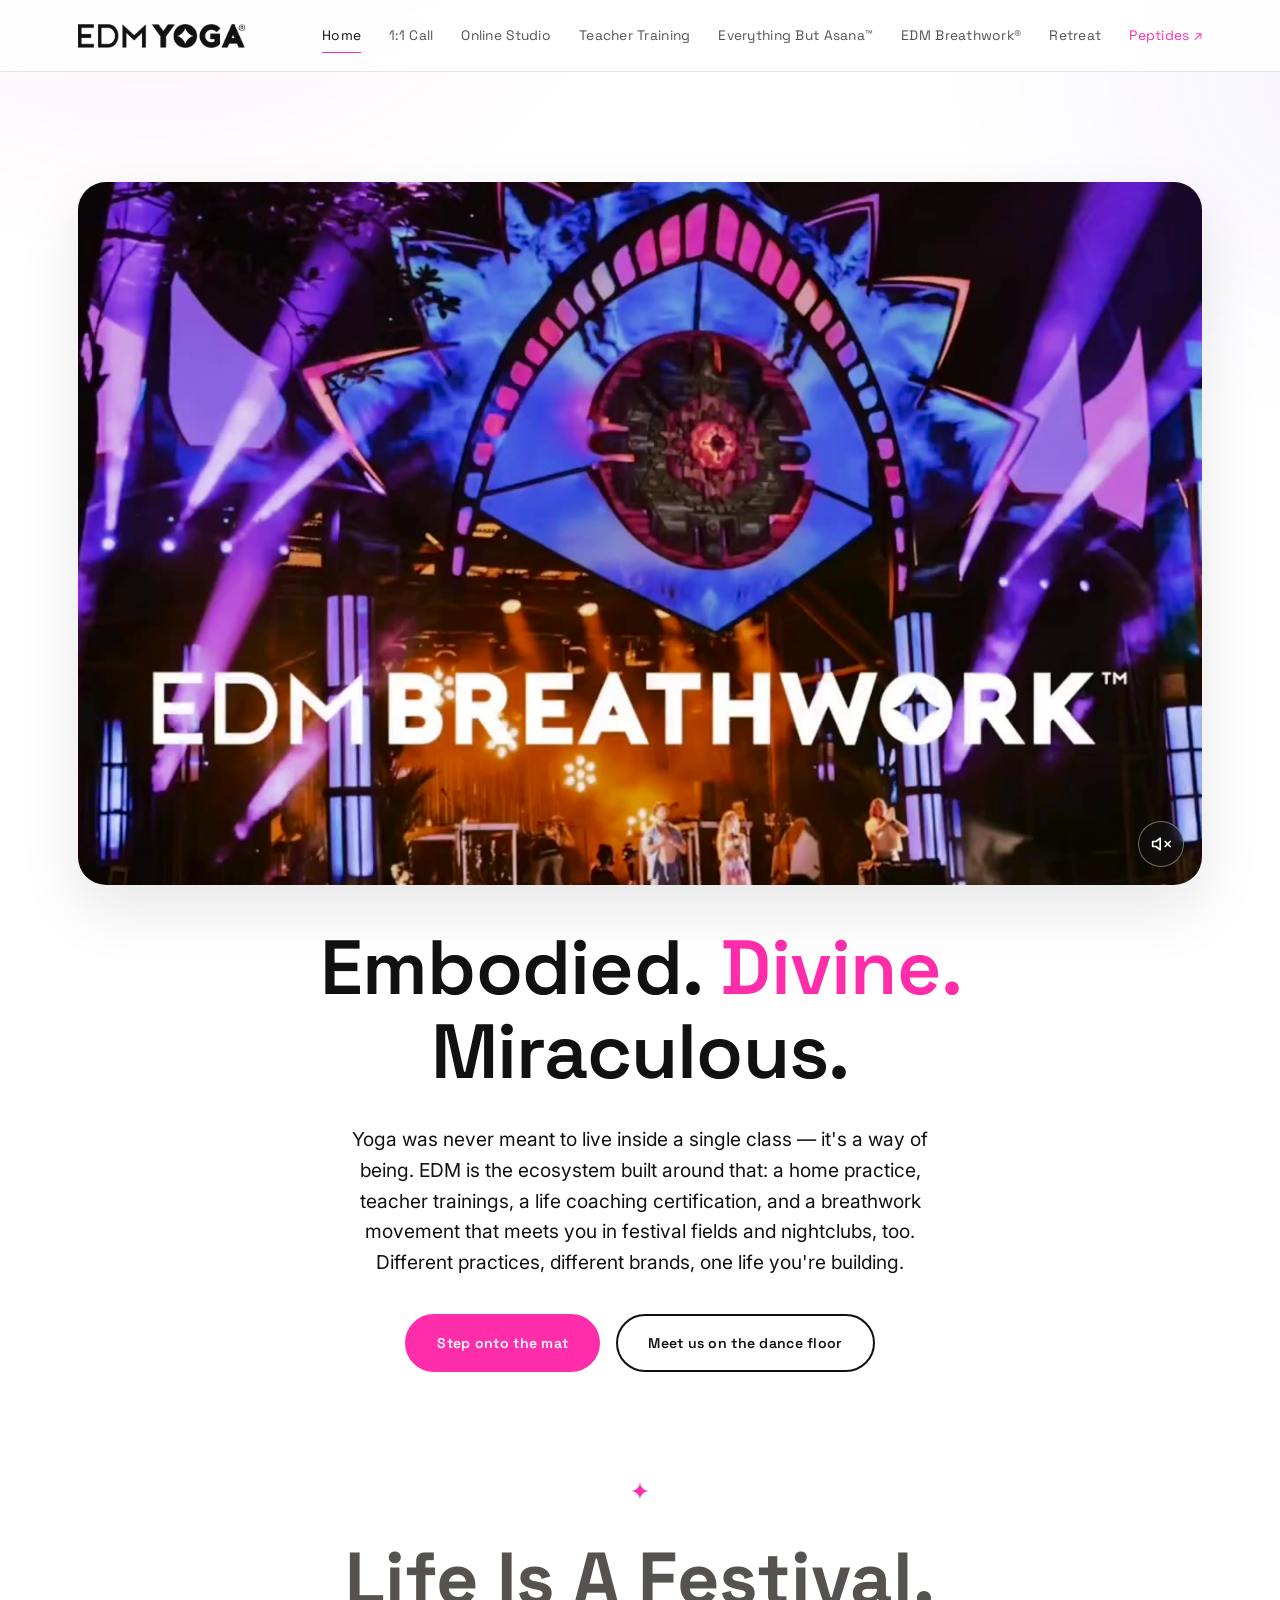
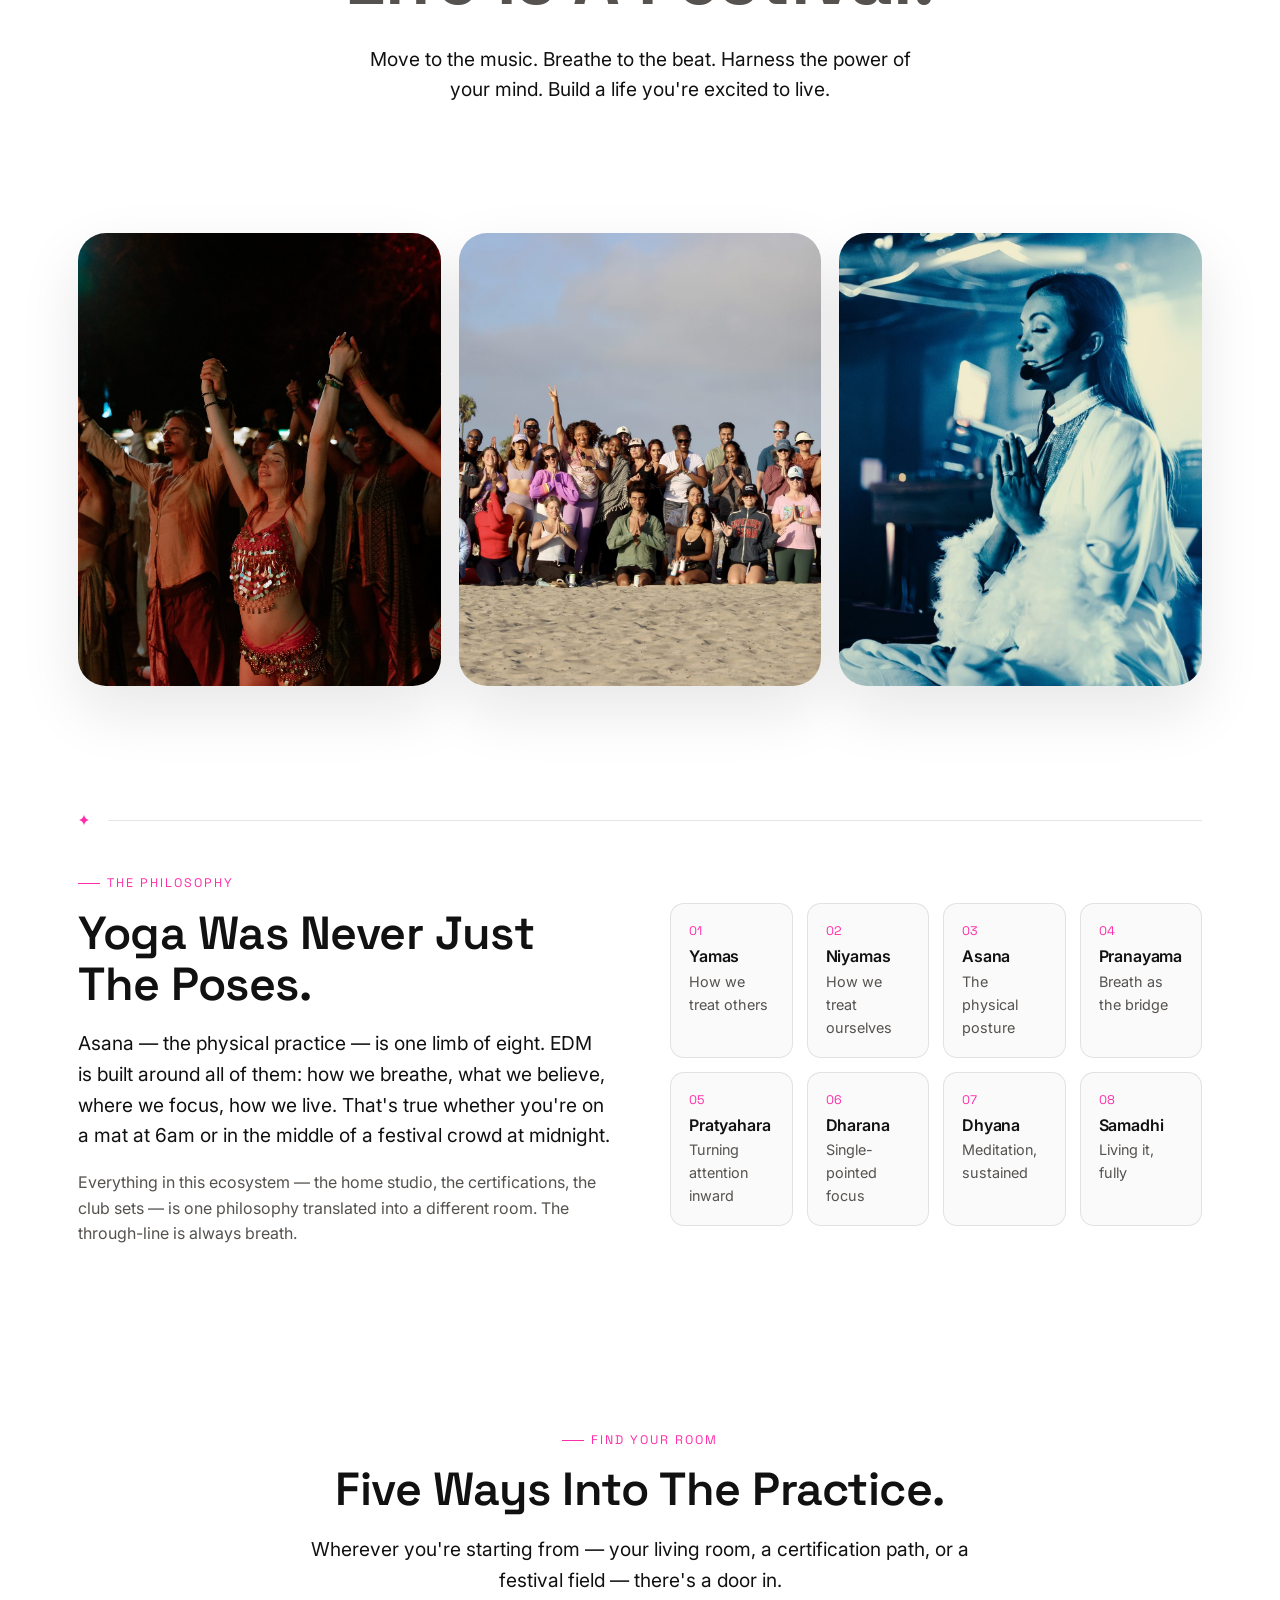
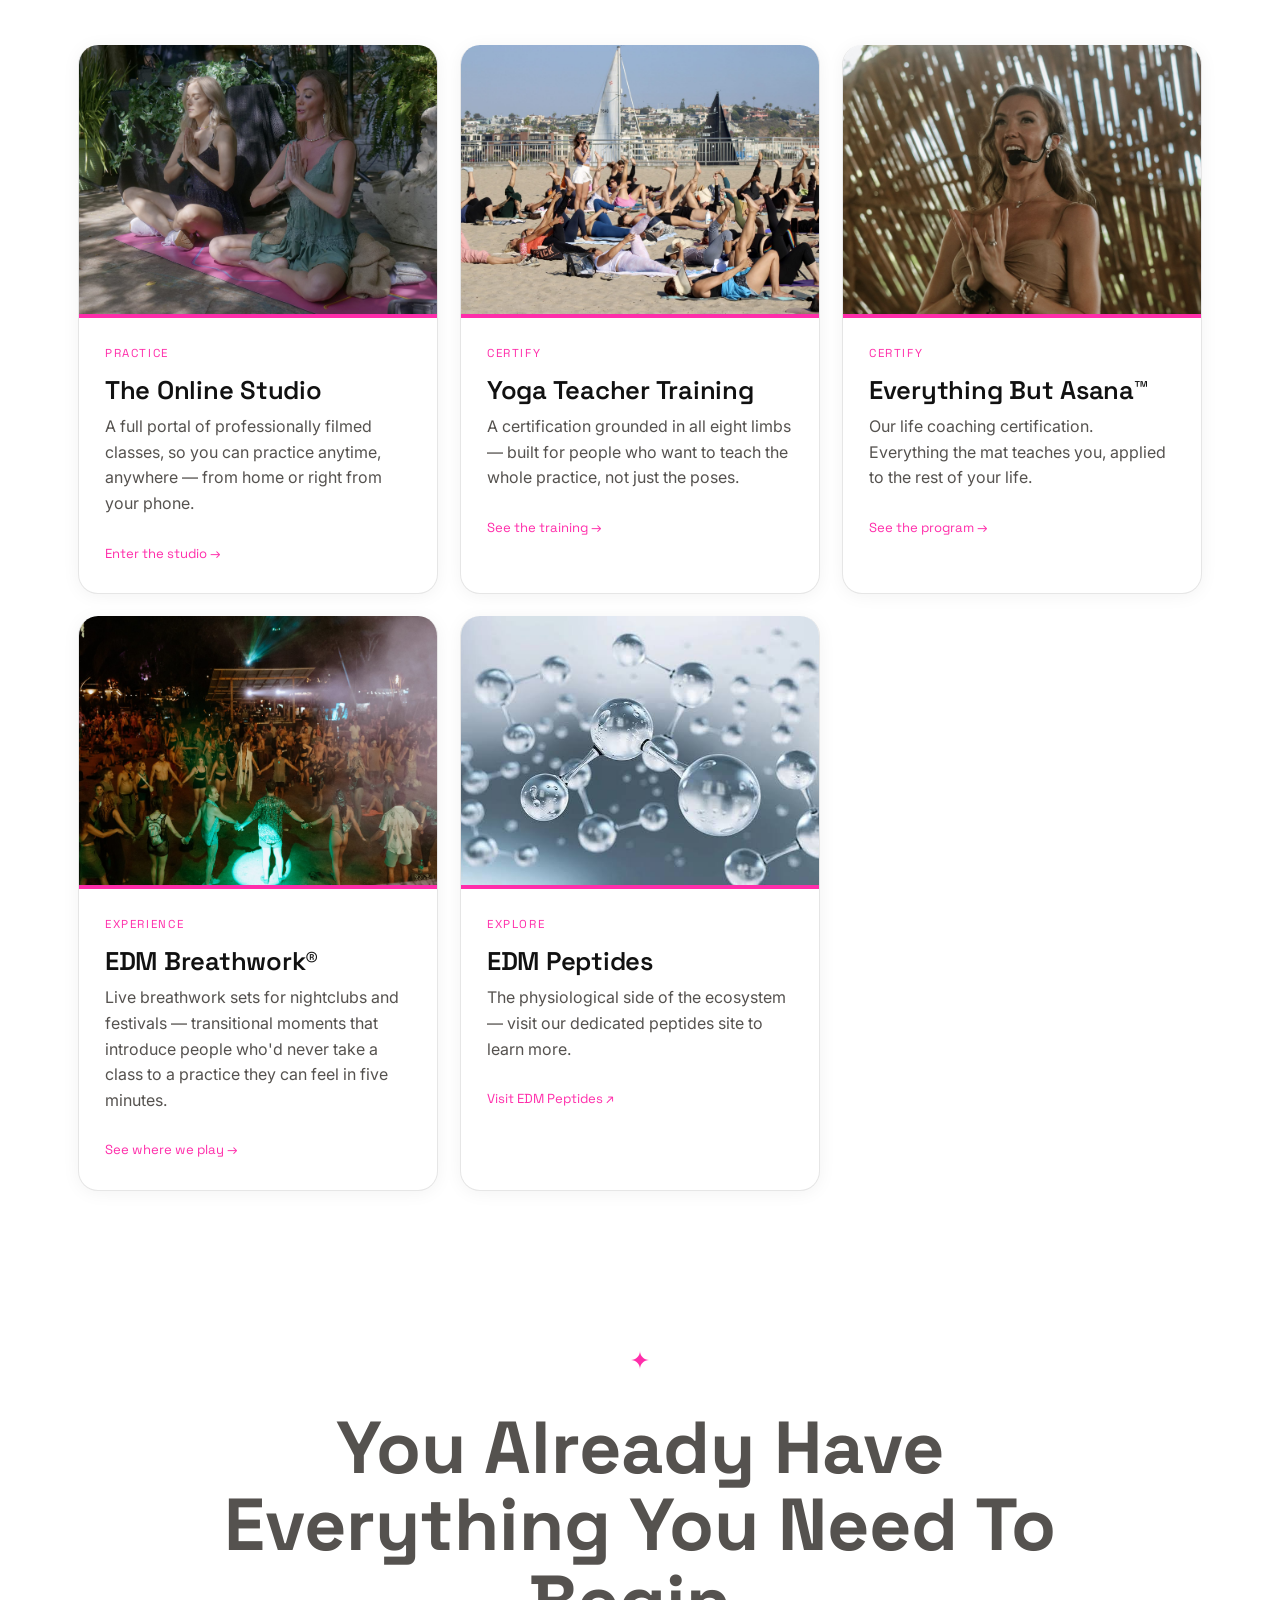
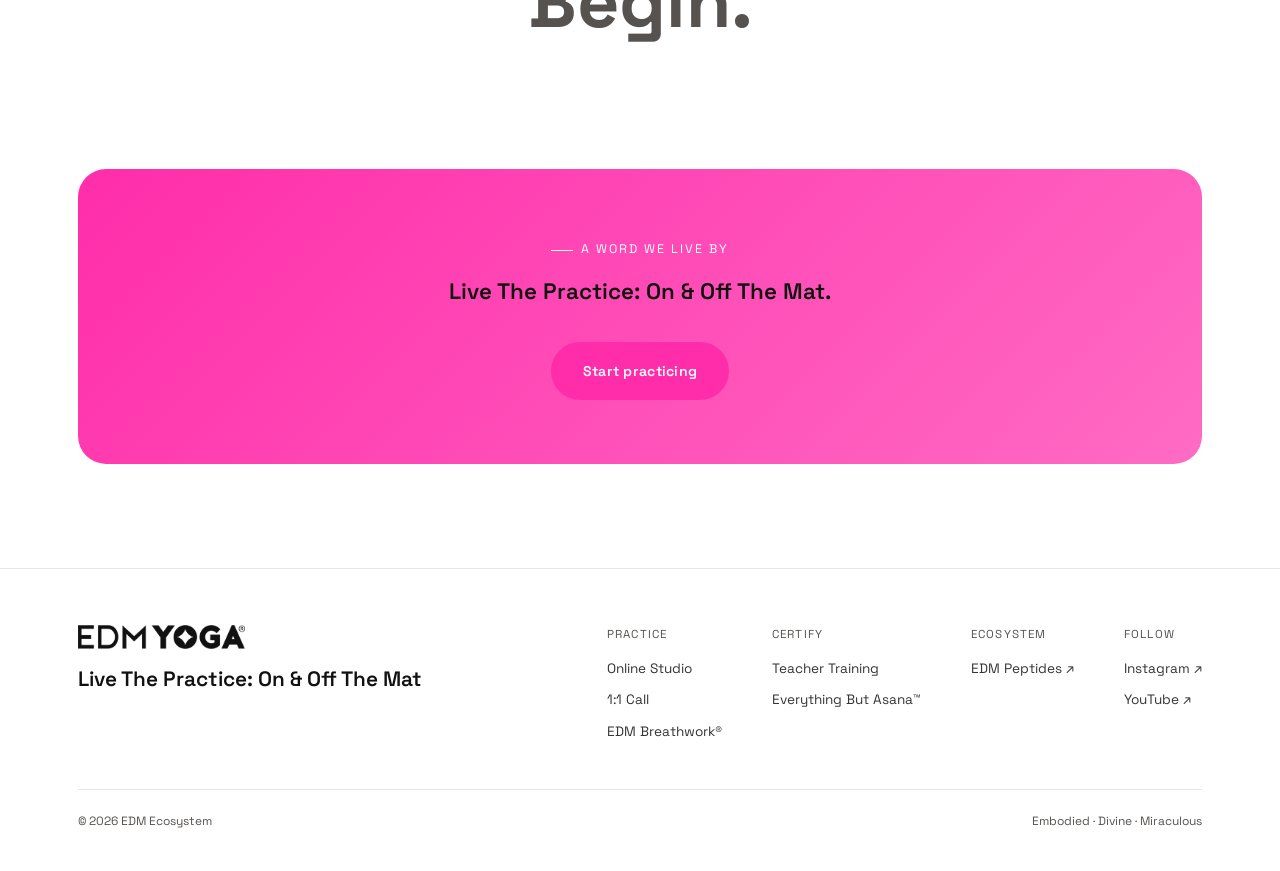
<file: index.html>
<!DOCTYPE html>
<html lang="en">
<head>
<meta charset="UTF-8">
<meta name="viewport" content="width=device-width, initial-scale=1.0">
<title>EDM Ecosystem — Embodied Divine Miraculous</title>
<meta name="description" content="EDM — Embodied Divine Miraculous. An online yoga studio, teacher training, life coaching certification, and nightclub breathwork practice, all built on one philosophy: live the practice on & off the mat.">
<link rel="stylesheet" href="style.css">
</head>
<body>

<header class="site-nav">
  <div class="nav-inner">
    <a href="index.html" class="brand"><img src="assets/edm-yoga-wordmark-black.png" alt="EDM Yoga" class="brand-logo"></a>
    <button class="nav-toggle" aria-label="Toggle menu">☰</button>
    <nav class="nav-links">
      <a href="index.html" class="active">Home</a>
      <a href="book-a-call.html">1:1 Call</a>
      <a href="online-studio.html">Online Studio</a>
      <a href="teacher-training.html">Teacher Training</a>
      <a href="everything-but-asana.html">Everything But Asana™</a>
      <a href="breathwork.html">EDM Breathwork®</a>
      <a href="retreat.html">Retreat</a>
      <a href="https://www.edmpeptides.com" class="ext">Peptides ↗</a>
    </nav>
  </div>
</header>

<section class="hero">
  <div class="wrap">
    <div class="hero-video" style="margin-bottom:40px;">
      <video autoplay muted loop playsinline poster="assets/photos/breathwork-video-poster.jpg">
        <source src="assets/video/breathwork-hero.mp4" type="video/mp4">
      </video>
      <button class="sound-toggle" aria-label="Turn sound on">
        <svg class="icon-muted" viewBox="0 0 24 24" fill="none" stroke="currentColor" stroke-width="2" stroke-linecap="round" stroke-linejoin="round"><path d="M11 5 6 9H2v6h4l5 4V5Z"/><line x1="23" y1="9" x2="17" y2="15"/><line x1="17" y1="9" x2="23" y2="15"/></svg>
        <svg class="icon-unmuted" viewBox="0 0 24 24" fill="none" stroke="currentColor" stroke-width="2" stroke-linecap="round" stroke-linejoin="round" style="display:none;"><path d="M11 5 6 9H2v6h4l5 4V5Z"/><path d="M15.5 8.5a5 5 0 0 1 0 7"/><path d="M18.5 5.5a9 9 0 0 1 0 13"/></svg>
      </button>
    </div>
    <h1>Embodied. <em style="font-style:normal;color:var(--gold);">Divine.</em> Miraculous.</h1>
    <p class="lead">Yoga was never meant to live inside a single class — it's a way of being. EDM is the ecosystem built around that: a home practice, teacher trainings, a life coaching certification, and a breathwork movement that meets you in festival fields and nightclubs, too. Different practices, different brands, one life you're building.</p>
    <div class="cta-row">
      <a href="online-studio.html" class="btn">Step onto the mat</a>
      <a href="breathwork.html" class="btn ghost">Meet us on the dance floor</a>
    </div>
  </div>
</section>

<section class="tight" style="padding-top:20px;">
  <div class="wrap">
    <div class="star-divider"><span class="star"></span></div>
    <p class="statement">Life is a Festival.</p>
    <p class="lead" style="text-align:center; max-width:560px; margin:26px auto 0;">Move to the music. Breathe to the beat. Harness the power of your mind. Build a life you're excited to live.</p>
  </div>
</section>

<section class="tight">
  <div class="wrap">
    <div class="photo-grid cols-3">
      <div class="photo-full"><img src="assets/photos/festival-hands-raised-red.jpg" alt="Hands raised, together, at a festival"></div>
      <div class="photo-full"><img src="assets/photos/beach-group-hands-up.jpg" alt="Community after a beach practice"></div>
      <div class="photo-full"><img src="assets/photos/breathwork-hero-praying.jpg" alt="Guided breathwork on the club floor" style="object-position: 38% center;"></div>
    </div>
  </div>
</section>

<section class="tight">
  <div class="wrap">
    <div class="divider-breath"><span class="dot"></span><span class="rule"></span></div>
    <div class="split">
      <div>
        <div class="eyebrow">The philosophy</div>
        <h2>Yoga was never just the poses.</h2>
        <p class="lead">Asana — the physical practice — is one limb of eight. EDM is built around all of them: how we breathe, what we believe, where we focus, how we live. That's true whether you're on a mat at 6am or in the middle of a festival crowd at midnight.</p>
        <p>Everything in this ecosystem — the home studio, the certifications, the club sets — is one philosophy translated into a different room. The through-line is always breath.</p>
      </div>
      <div class="limbs">
        <div class="limb"><div class="num">01</div><h4>Yamas</h4><p>How we treat others</p></div>
        <div class="limb"><div class="num">02</div><h4>Niyamas</h4><p>How we treat ourselves</p></div>
        <div class="limb"><div class="num">03</div><h4>Asana</h4><p>The physical posture</p></div>
        <div class="limb"><div class="num">04</div><h4>Pranayama</h4><p>Breath as the bridge</p></div>
        <div class="limb"><div class="num">05</div><h4>Pratyahara</h4><p>Turning attention inward</p></div>
        <div class="limb"><div class="num">06</div><h4>Dharana</h4><p>Single-pointed focus</p></div>
        <div class="limb"><div class="num">07</div><h4>Dhyana</h4><p>Meditation, sustained</p></div>
        <div class="limb"><div class="num">08</div><h4>Samadhi</h4><p>Living it, fully</p></div>
      </div>
    </div>
  </div>
</section>

<section>
  <div class="wrap">
    <div class="section-head center">
      <div class="eyebrow" style="justify-content:center;">Find your room</div>
      <h2>Five ways into the practice.</h2>
      <p class="lead">Wherever you're starting from — your living room, a certification path, or a festival field — there's a door in.</p>
    </div>

    <div class="grid cols-3">
      <a href="online-studio.html" class="card with-photo" style="border-top:none;">
        <img src="assets/photos/breathwork-prayer-pose.jpg" alt="Practice from anywhere">
        <div class="card-body" style="border-top:4px solid var(--gold);">
          <div class="tag">Practice</div>
          <h3>The Online Studio</h3>
          <p>A full portal of professionally filmed classes, so you can practice anytime, anywhere — from home or right from your phone.</p>
          <span class="go">Enter the studio →</span>
        </div>
      </a>

      <a href="teacher-training.html" class="card with-photo" style="border-top:none;">
        <img src="assets/photos/beach-legs-up.jpg" alt="EDM Yoga Teacher Training in session">
        <div class="card-body" style="border-top:4px solid var(--gold);">
          <div class="tag">Certify</div>
          <h3>Yoga Teacher Training</h3>
          <p>A certification grounded in all eight limbs — built for people who want to teach the whole practice, not just the poses.</p>
          <span class="go">See the training →</span>
        </div>
      </a>

      <a href="everything-but-asana.html" class="card with-photo" style="border-top:none;">
        <img src="assets/photos/dance-headset-green.jpg" alt="Coaching beyond the mat" style="object-position: center 10%;">
        <div class="card-body" style="border-top:4px solid var(--gold);">
          <div class="tag">Certify</div>
          <h3>Everything But Asana™</h3>
          <p>Our life coaching certification. Everything the mat teaches you, applied to the rest of your life.</p>
          <span class="go">See the program →</span>
        </div>
      </a>

      <a href="breathwork.html" class="card with-photo" style="border-top:none;">
        <img src="assets/photos/festival-circle-laser.jpg" alt="EDM Breathwork at a live event">
        <div class="card-body" style="border-top:4px solid var(--gold);">
          <div class="tag">Experience</div>
          <h3>EDM Breathwork®</h3>
          <p>Live breathwork sets for nightclubs and festivals — transitional moments that introduce people who'd never take a class to a practice they can feel in five minutes.</p>
          <span class="go">See where we play →</span>
        </div>
      </a>

      <a href="https://www.edmpeptides.com" class="card with-photo" style="border-top:none;">
        <img src="assets/photos/peptides-molecules.jpg" alt="EDM Peptides">
        <div class="card-body" style="border-top:4px solid var(--gold);">
          <div class="tag">Explore</div>
          <h3>EDM Peptides</h3>
          <p>The physiological side of the ecosystem — visit our dedicated peptides site to learn more.</p>
          <span class="go">Visit EDM Peptides ↗</span>
        </div>
      </a>
    </div>
  </div>
</section>

<section class="tight">
  <div class="wrap">
    <div class="star-divider"><span class="star"></span></div>
    <p class="statement">You Already Have Everything You Need to Begin.</p>
  </div>
</section>

<section class="tight">
  <div class="wrap">
    <div class="banner">
      <div class="eyebrow" style="justify-content:center;">A word we live by</div>
      <blockquote style="border:none; padding:0; max-width:700px; margin:0 auto; text-transform:capitalize;">
        Live the Practice: On & Off the Mat.
      </blockquote>
      <div class="cta-row" style="margin-top:32px;">
        <a href="online-studio.html" class="btn">Start practicing</a>
      </div>
    </div>
  </div>
</section>

<footer>
  <div class="wrap">
    <div class="foot-inner">
      <div>
        <img src="assets/edm-yoga-wordmark-black.png" alt="EDM Yoga" class="brand-logo" style="margin-bottom:14px;">
        <p class="foot-tag">Live the Practice: On & Off the Mat</p>
      </div>
      <div class="foot-links">
        <div class="foot-col">
          <span class="h">Practice</span>
          <a href="online-studio.html">Online Studio</a>
          <a href="book-a-call.html">1:1 Call</a>
          <a href="breathwork.html">EDM Breathwork®</a>
        </div>
        <div class="foot-col">
          <span class="h">Certify</span>
          <a href="teacher-training.html">Teacher Training</a>
          <a href="everything-but-asana.html">Everything But Asana™</a>
        </div>
        <div class="foot-col">
          <span class="h">Ecosystem</span>
          <a href="https://www.edmpeptides.com">EDM Peptides ↗</a>
        </div>
        <div class="foot-col">
          <span class="h">Follow</span>
          <a href="https://www.instagram.com/christinajoy.us" target="_blank" rel="noopener">Instagram ↗</a>
          <a href="https://www.youtube.com/@edmyoga" target="_blank" rel="noopener">YouTube ↗</a>
        </div>
      </div>
    </div>
    <div class="foot-bottom">
      <span>© 2026 EDM Ecosystem</span>
      <span>Embodied · Divine · Miraculous</span>
    </div>
  </div>
</footer>

<script src="script.js"></script>
</body>
</html>
</file>
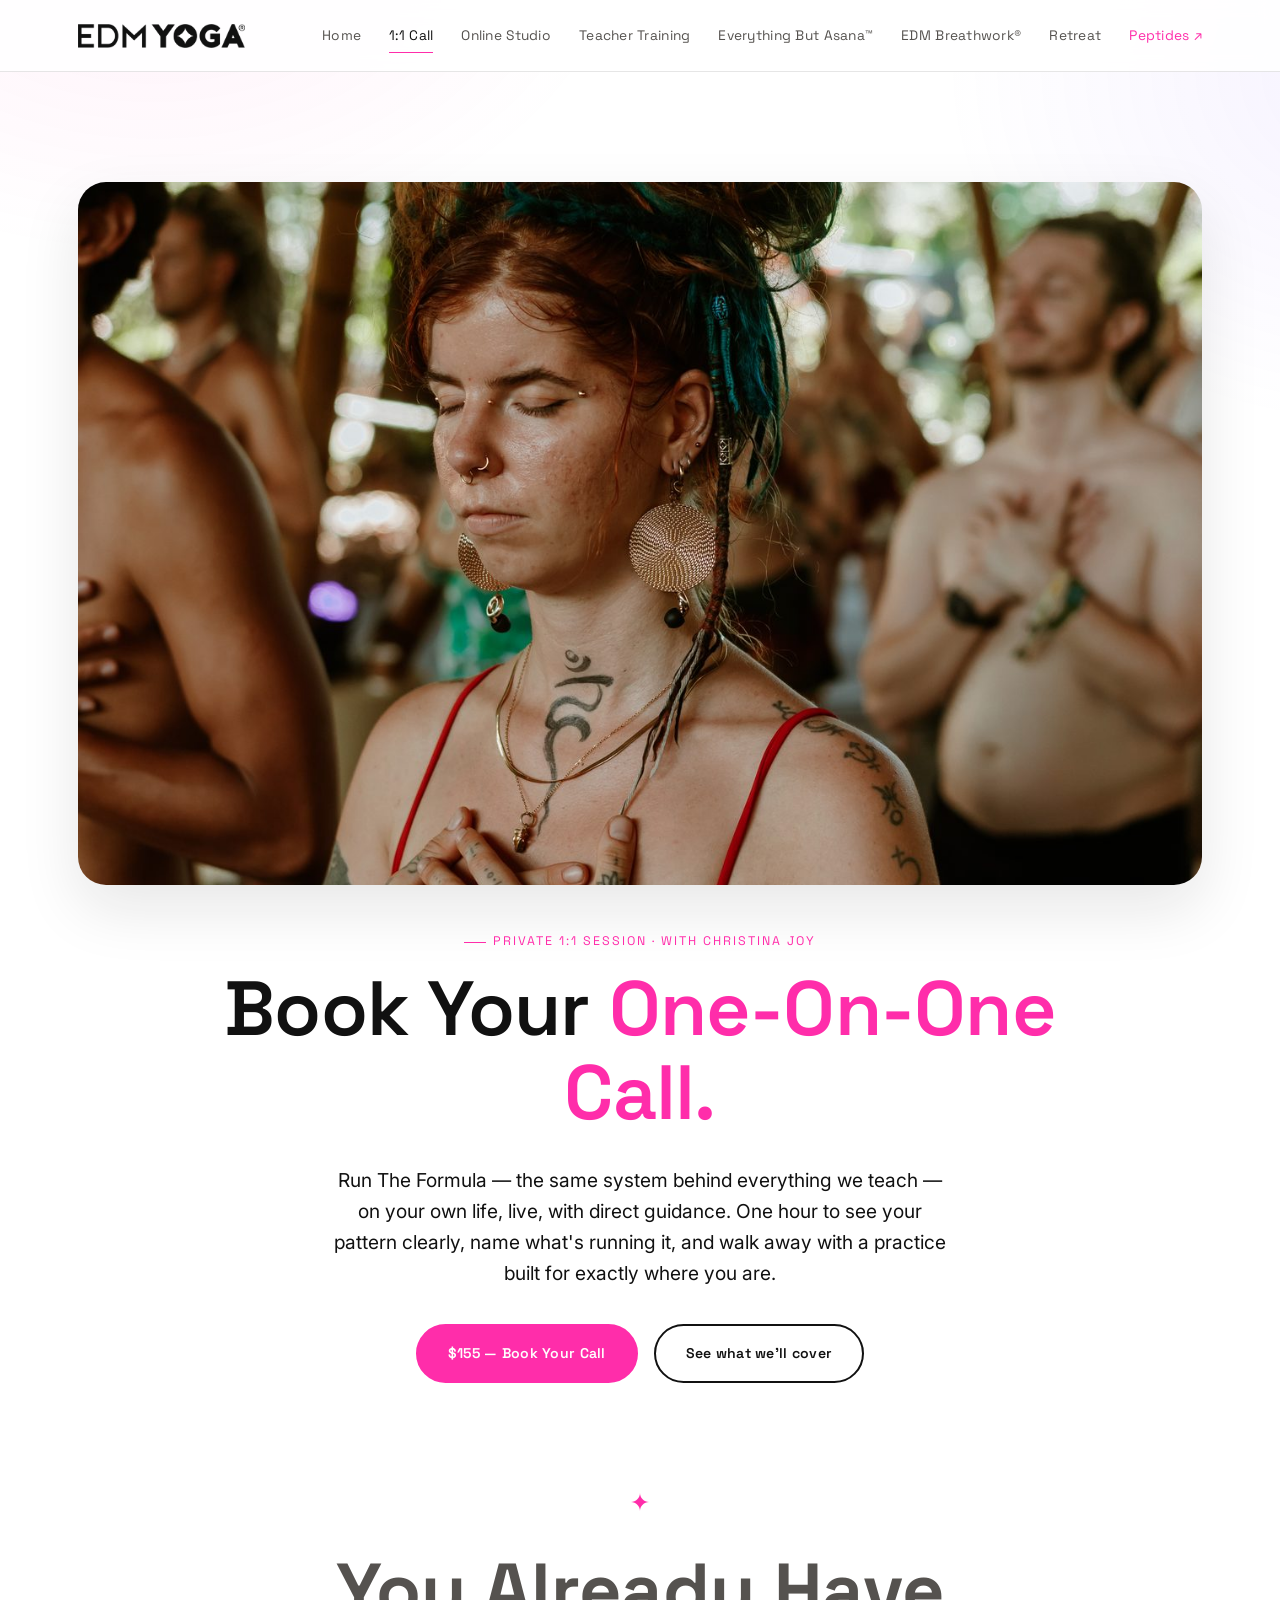
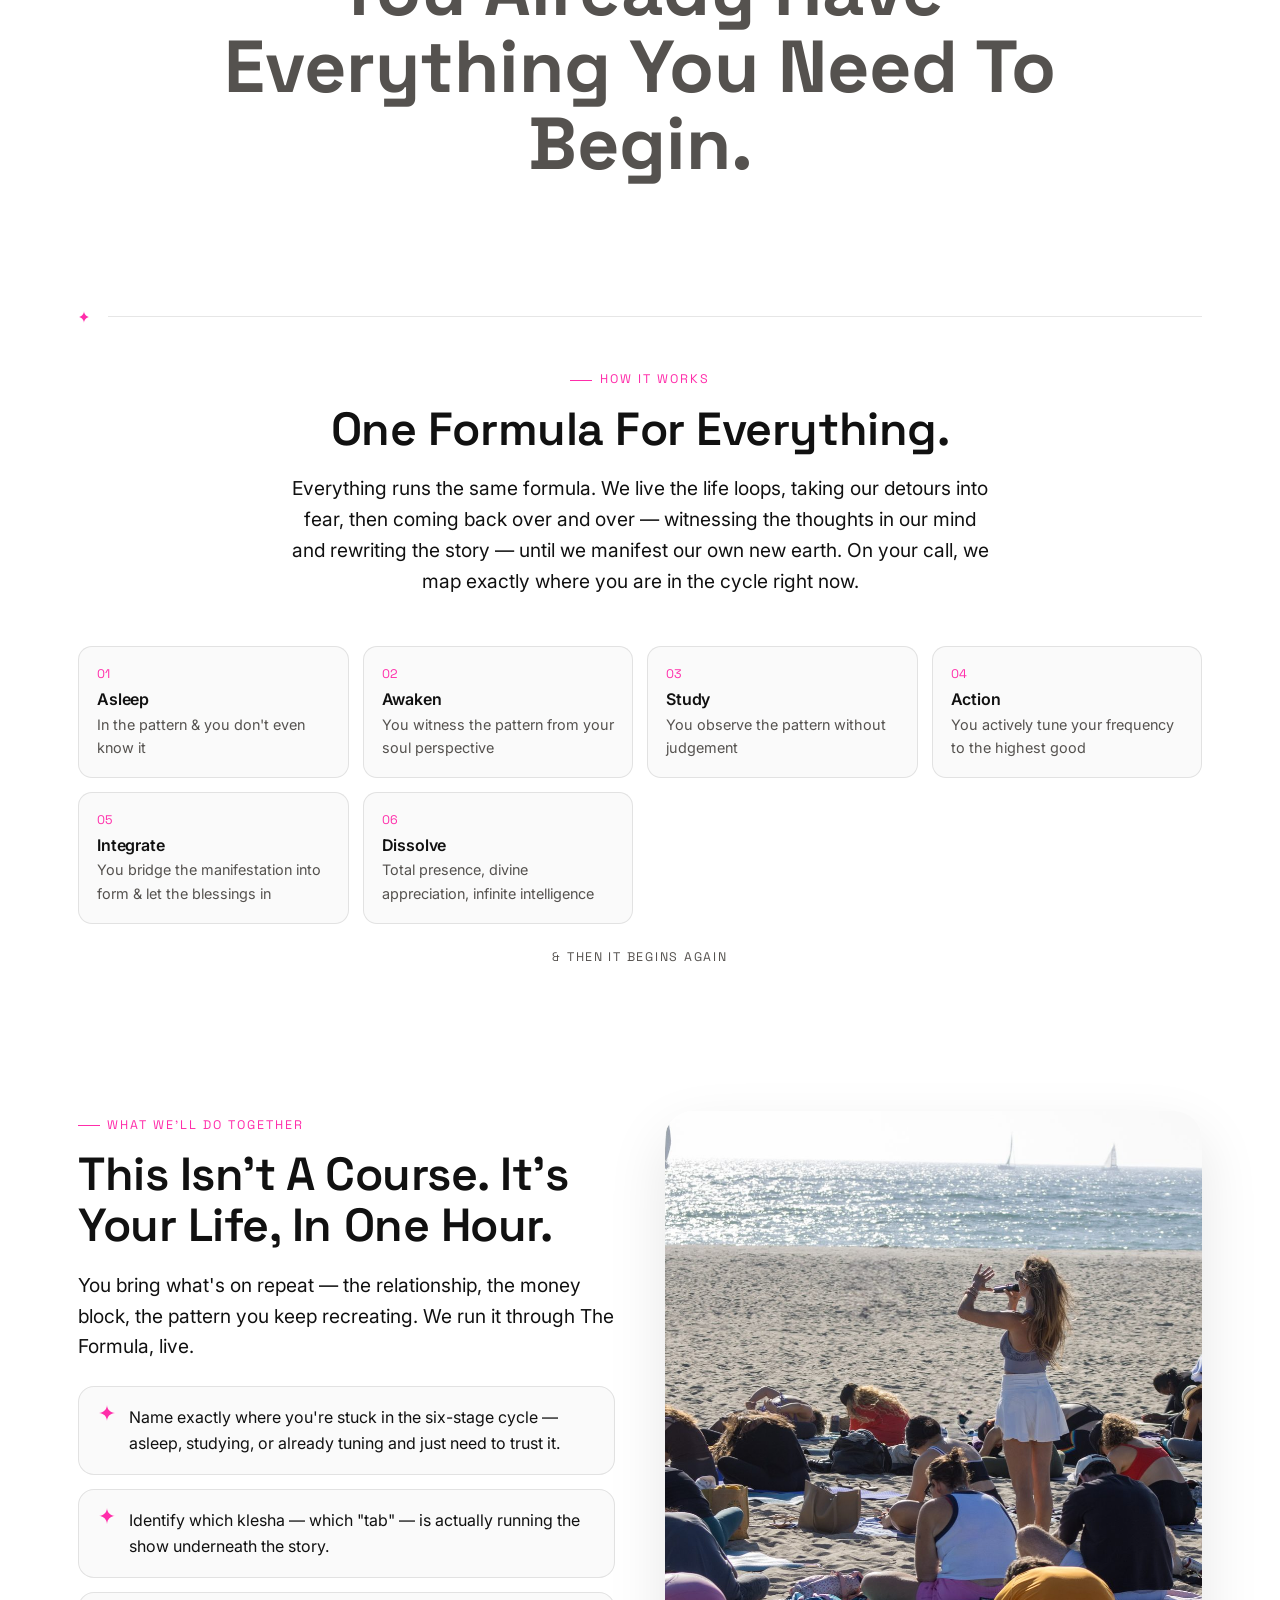
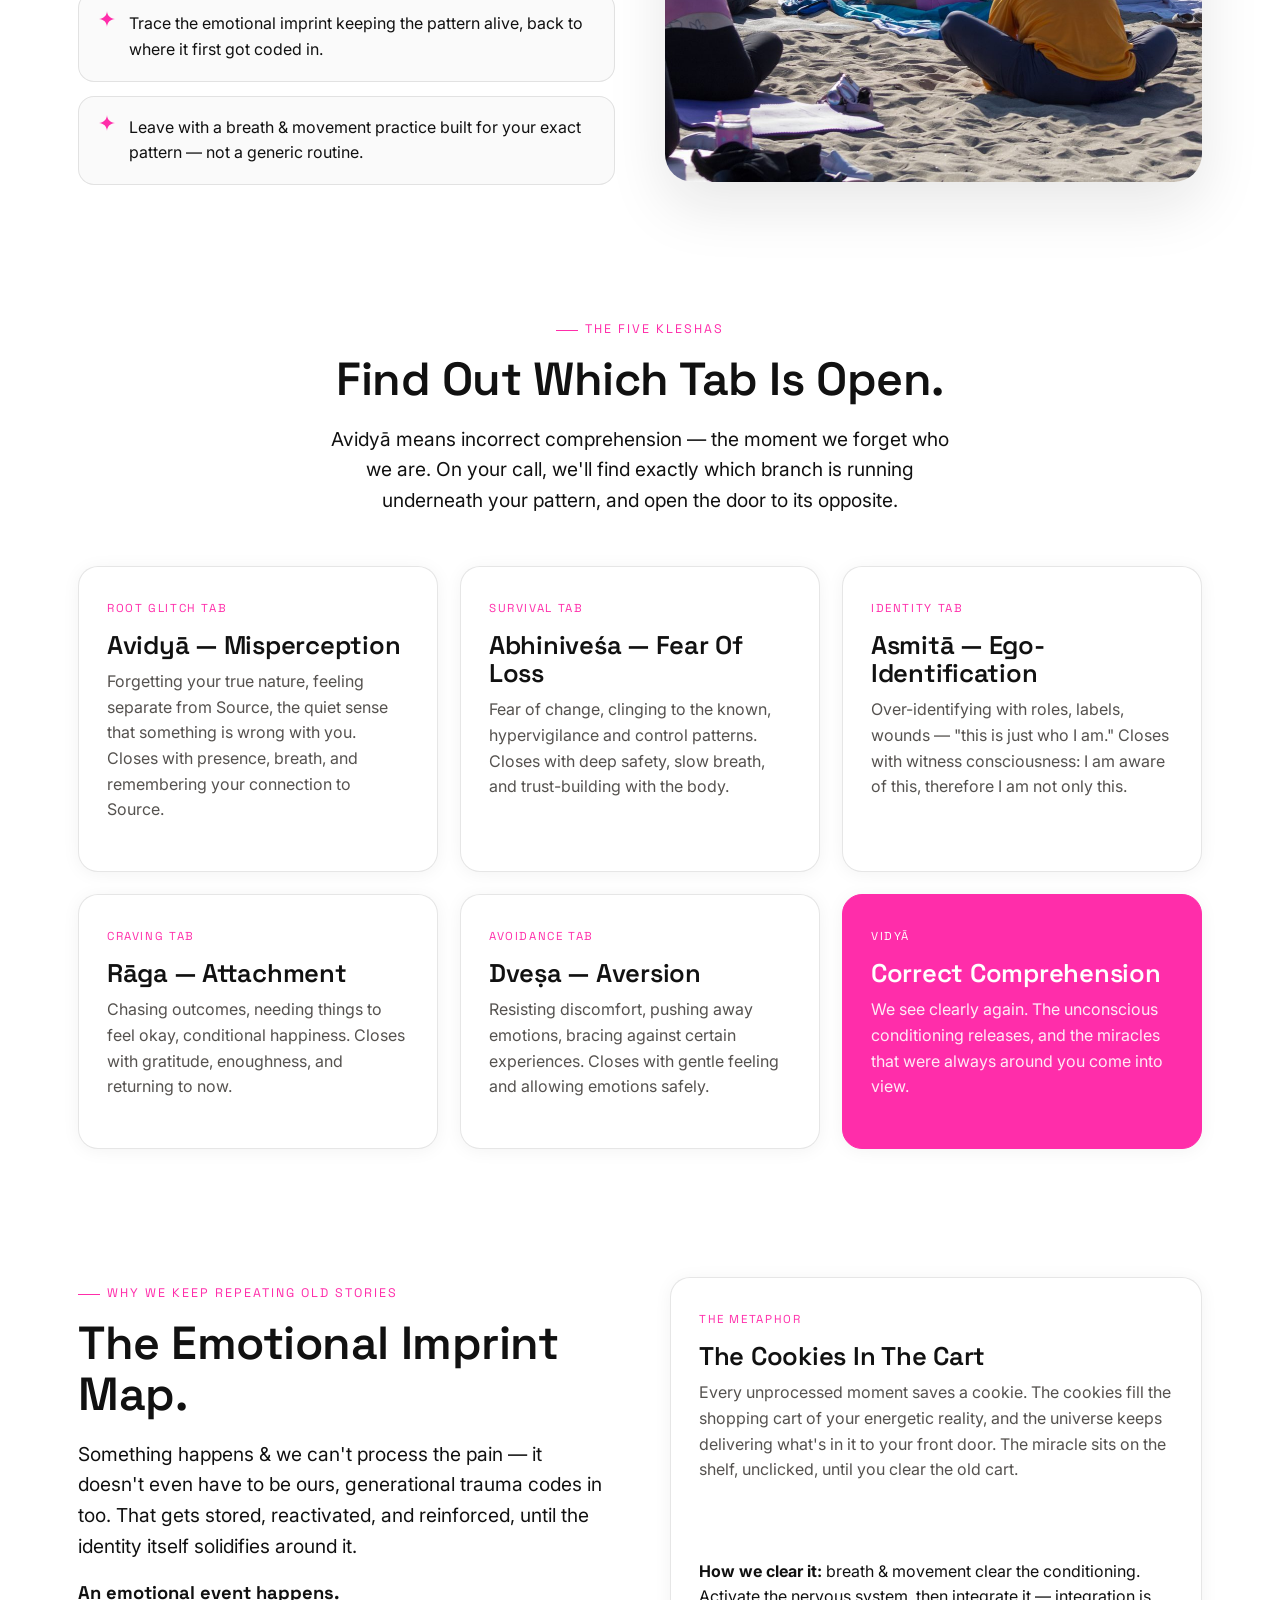
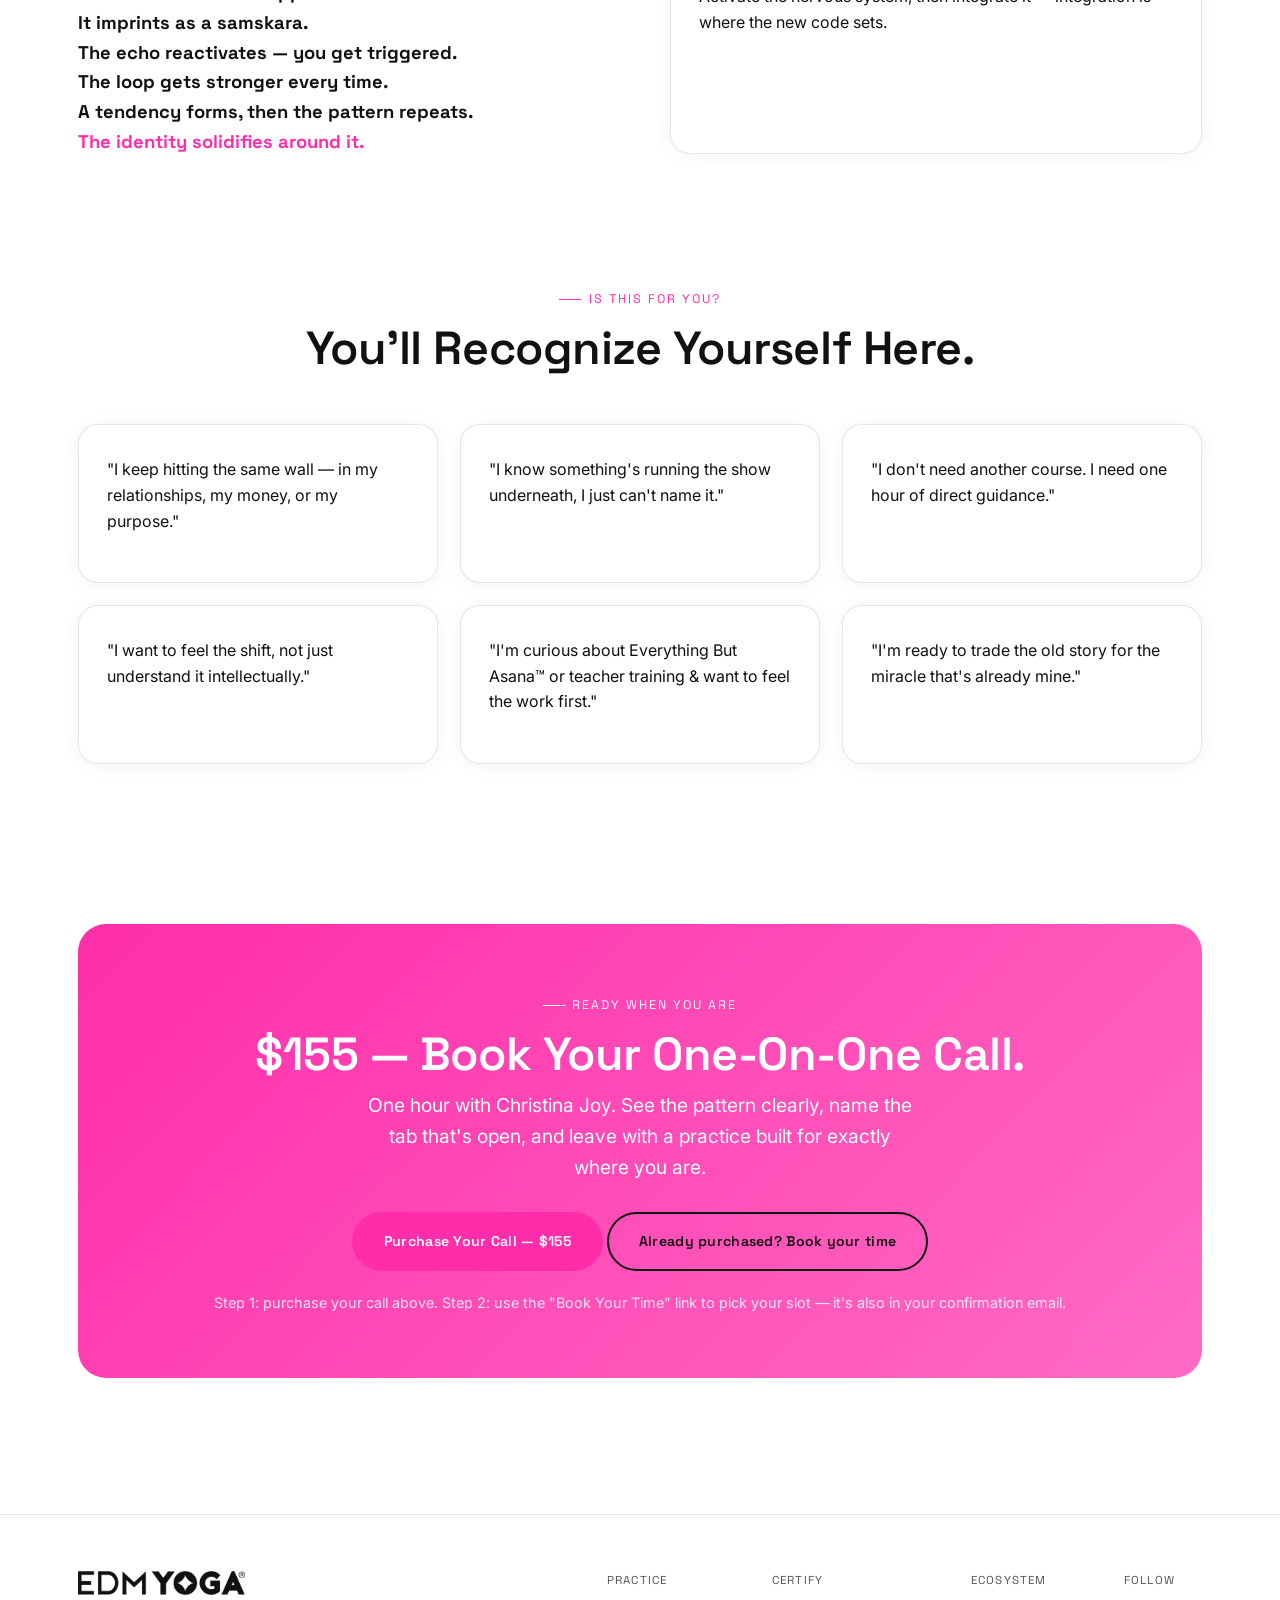
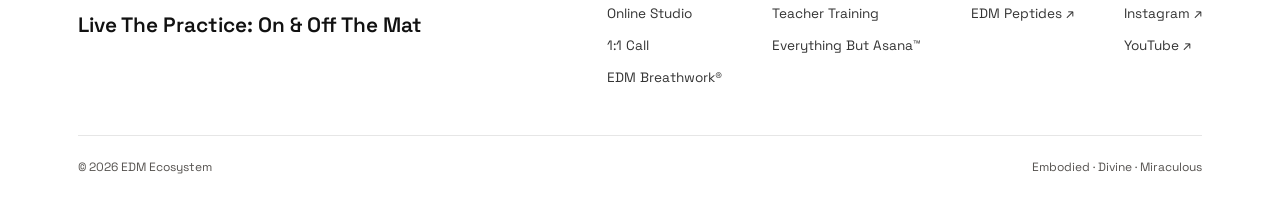
<file: book-a-call.html>
<!DOCTYPE html>
<html lang="en">
<head>
<meta charset="UTF-8">
<meta name="viewport" content="width=device-width, initial-scale=1.0">
<title>Book Your 1:1 Call — $155 | EDM Yoga®</title>
<meta name="description" content="A private one-on-one call with Christina Joy — run The Formula on your own life, name the pattern that's running the show, and leave with a practice to clear it. $155.">
<link rel="canonical" href="https://edmyoga.com/book-a-call.html">

<meta property="og:type" content="website">
<meta property="og:site_name" content="EDM Yoga®">
<meta property="og:url" content="https://edmyoga.com/book-a-call.html">
<meta property="og:title" content="Book Your 1:1 Call — $155 | EDM Yoga®">
<meta property="og:description" content="A private one-on-one call with Christina Joy — run The Formula on your own life, name the pattern that's running the show, and leave with a practice to clear it. $155.">
<meta property="og:image" content="https://edmyoga.com/assets/og-book-a-call.jpg">
<meta property="og:image:width" content="1200">
<meta property="og:image:height" content="630">
<meta property="og:image:alt" content="Book Your 1:1 Call — $155, one hour with Christina Joy">

<meta name="twitter:card" content="summary_large_image">
<meta name="twitter:title" content="Book Your 1:1 Call — $155 | EDM Yoga®">
<meta name="twitter:description" content="A private one-on-one call with Christina Joy — run The Formula on your own life, name the pattern that's running the show, and leave with a practice to clear it. $155.">
<meta name="twitter:image" content="https://edmyoga.com/assets/og-book-a-call.jpg">

<link rel="stylesheet" href="style.css">
</head>
<body>

<header class="site-nav">
  <div class="nav-inner">
    <a href="index.html" class="brand"><img src="assets/edm-yoga-wordmark-black.png" alt="EDM Yoga" class="brand-logo"></a>
    <button class="nav-toggle" aria-label="Toggle menu">☰</button>
    <nav class="nav-links">
      <a href="index.html">Home</a>
      <a href="book-a-call.html" class="active">1:1 Call</a>
      <a href="online-studio.html">Online Studio</a>
      <a href="teacher-training.html">Teacher Training</a>
      <a href="everything-but-asana.html">Everything But Asana™</a>
      <a href="breathwork.html">EDM Breathwork®</a>
      <a href="retreat.html">Retreat</a>
      <a href="https://www.edmpeptides.com" class="ext">Peptides ↗</a>
    </nav>
  </div>
</header>

<section class="hero">
  <div class="wrap">
    <div class="photo-full tall" style="margin-bottom:40px;">
      <img src="assets/photos/pavilion-heart-hands.jpg" alt="A private one-on-one moment with Christina Joy">
    </div>
    <div class="eyebrow" style="justify-content:center;">Private 1:1 Session · With Christina Joy</div>
    <h1>Book Your <em style="font-style:normal;color:var(--gold);">One-On-One Call.</em></h1>
    <p class="lead">Run The Formula — the same system behind everything we teach — on your own life, live, with direct guidance. One hour to see your pattern clearly, name what's running it, and walk away with a practice built for exactly where you are.</p>
    <div class="cta-row">
      <a href="#book" class="btn">$155 — Book Your Call</a>
      <a href="#formula" class="btn ghost">See what we'll cover</a>
    </div>
  </div>
</section>

<section class="tight" style="padding-top:20px;">
  <div class="wrap">
    <div class="star-divider"><span class="star"></span></div>
    <p class="statement">You Already Have Everything You Need to Begin.</p>
  </div>
</section>

<section class="tight" id="formula">
  <div class="wrap">
    <div class="divider-breath"><span class="dot"></span><span class="rule"></span></div>
    <div class="section-head center">
      <div class="eyebrow" style="justify-content:center;">How it works</div>
      <h2>One Formula For Everything.</h2>
      <p class="lead">Everything runs the same formula. We live the life loops, taking our detours into fear, then coming back over and over — witnessing the thoughts in our mind and rewriting the story — until we manifest our own new earth. On your call, we map exactly where you are in the cycle right now.</p>
    </div>
    <div class="limbs">
      <div class="limb"><div class="num">01</div><h4>Asleep</h4><p>In the pattern & you don't even know it</p></div>
      <div class="limb"><div class="num">02</div><h4>Awaken</h4><p>You witness the pattern from your soul perspective</p></div>
      <div class="limb"><div class="num">03</div><h4>Study</h4><p>You observe the pattern without judgement</p></div>
      <div class="limb"><div class="num">04</div><h4>Action</h4><p>You actively tune your frequency to the highest good</p></div>
      <div class="limb"><div class="num">05</div><h4>Integrate</h4><p>You bridge the manifestation into form & let the blessings in</p></div>
      <div class="limb"><div class="num">06</div><h4>Dissolve</h4><p>Total presence, divine appreciation, infinite intelligence</p></div>
    </div>
    <p style="text-align:center; margin-top:24px; font-family:var(--mono); font-size:0.78rem; letter-spacing:0.14em; text-transform:uppercase; color:var(--cream-dim);">& Then It Begins Again</p>
  </div>
</section>

<section class="tight">
  <div class="wrap">
    <div class="split-photo">
      <div>
        <div class="eyebrow">What we'll do together</div>
        <h2>This Isn't A Course. It's Your Life, In One Hour.</h2>
        <p class="lead">You bring what's on repeat — the relationship, the money block, the pattern you keep recreating. We run it through The Formula, live.</p>
        <div class="qual-list" style="margin-top:24px;">
          <div class="qual-item"><span class="mark star"></span><p>Name exactly where you're stuck in the six-stage cycle — asleep, studying, or already tuning and just need to trust it.</p></div>
          <div class="qual-item"><span class="mark star"></span><p>Identify which klesha — which "tab" — is actually running the show underneath the story.</p></div>
          <div class="qual-item"><span class="mark star"></span><p>Trace the emotional imprint keeping the pattern alive, back to where it first got coded in.</p></div>
          <div class="qual-item"><span class="mark star"></span><p>Leave with a breath & movement practice built for your exact pattern — not a generic routine.</p></div>
        </div>
      </div>
      <div class="photo-full">
        <img src="assets/photos/beach-prayer-hands.jpg" alt="Presence & prayer hands, beachside">
      </div>
    </div>
  </div>
</section>

<section class="tight" id="avidya">
  <div class="wrap">
    <div class="section-head center">
      <div class="eyebrow" style="justify-content:center;">The Five Kleshas</div>
      <h2>Find Out Which Tab Is Open.</h2>
      <p class="lead" style="max-width:640px;margin:0 auto;">Avidyā means incorrect comprehension — the moment we forget who we are. On your call, we'll find exactly which branch is running underneath your pattern, and open the door to its opposite.</p>
    </div>
    <div class="grid cols-3">
      <div class="card">
        <div class="tag">Root Glitch Tab</div>
        <h3>Avidyā — Misperception</h3>
        <p>Forgetting your true nature, feeling separate from Source, the quiet sense that something is wrong with you. Closes with presence, breath, and remembering your connection to Source.</p>
      </div>
      <div class="card">
        <div class="tag">Survival Tab</div>
        <h3>Abhiniveśa — Fear of Loss</h3>
        <p>Fear of change, clinging to the known, hypervigilance and control patterns. Closes with deep safety, slow breath, and trust-building with the body.</p>
      </div>
      <div class="card">
        <div class="tag">Identity Tab</div>
        <h3>Asmitā — Ego-Identification</h3>
        <p>Over-identifying with roles, labels, wounds — "this is just who I am." Closes with witness consciousness: I am aware of this, therefore I am not only this.</p>
      </div>
      <div class="card">
        <div class="tag">Craving Tab</div>
        <h3>Rāga — Attachment</h3>
        <p>Chasing outcomes, needing things to feel okay, conditional happiness. Closes with gratitude, enoughness, and returning to now.</p>
      </div>
      <div class="card">
        <div class="tag">Avoidance Tab</div>
        <h3>Dveṣa — Aversion</h3>
        <p>Resisting discomfort, pushing away emotions, bracing against certain experiences. Closes with gentle feeling and allowing emotions safely.</p>
      </div>
      <div class="card" style="background:var(--gold); border-color:var(--gold);">
        <div class="tag" style="color:#fff;">Vidyā</div>
        <h3 style="color:#fff;">Correct Comprehension</h3>
        <p style="color:rgba(255,255,255,0.9);">We see clearly again. The unconscious conditioning releases, and the miracles that were always around you come into view.</p>
      </div>
    </div>
  </div>
</section>

<section class="tight" id="pattern">
  <div class="wrap">
    <div class="split">
      <div>
        <div class="eyebrow">Why we keep repeating old stories</div>
        <h2>The Emotional Imprint Map.</h2>
        <p class="lead">Something happens & we can't process the pain — it doesn't even have to be ours, generational trauma codes in too. That gets stored, reactivated, and reinforced, until the identity itself solidifies around it.</p>
        <div class="staccato" style="margin-top:18px;">
          <p>An emotional event happens.</p>
          <p>It imprints as a samskara.</p>
          <p>The echo reactivates — you get triggered.</p>
          <p>The loop gets stronger every time.</p>
          <p>A tendency forms, then the pattern repeats.</p>
          <p>The identity solidifies around it.</p>
        </div>
      </div>
      <div class="card">
        <div class="tag">The metaphor</div>
        <h3>The Cookies in the Cart</h3>
        <p>Every unprocessed moment saves a cookie. The cookies fill the shopping cart of your energetic reality, and the universe keeps delivering what's in it to your front door. The miracle sits on the shelf, unclicked, until you clear the old cart.</p>
        <p style="margin-bottom:0; color:var(--cream);"><strong>How we clear it:</strong> breath & movement clear the conditioning. Activate the nervous system, then integrate it — integration is where the new code sets.</p>
      </div>
    </div>
  </div>
</section>

<section class="tight">
  <div class="wrap">
    <div class="section-head center">
      <div class="eyebrow" style="justify-content:center;">Is this for you?</div>
      <h2>You'll Recognize Yourself Here.</h2>
    </div>
    <div class="grid cols-3">
      <div class="card"><p style="color:var(--cream);">"I keep hitting the same wall — in my relationships, my money, or my purpose."</p></div>
      <div class="card"><p style="color:var(--cream);">"I know something's running the show underneath, I just can't name it."</p></div>
      <div class="card"><p style="color:var(--cream);">"I don't need another course. I need one hour of direct guidance."</p></div>
      <div class="card"><p style="color:var(--cream);">"I want to feel the shift, not just understand it intellectually."</p></div>
      <div class="card"><p style="color:var(--cream);">"I'm curious about Everything But Asana™ or teacher training & want to feel the work first."</p></div>
      <div class="card"><p style="color:var(--cream);">"I'm ready to trade the old story for the miracle that's already mine."</p></div>
    </div>
  </div>
</section>

<section>
  <div class="wrap" id="book">
    <div class="banner">
      <div class="eyebrow" style="justify-content:center;">Ready when you are</div>
      <h2 style="margin-bottom:10px;">$155 — Book Your One-On-One Call.</h2>
      <p class="lead" style="max-width:560px;margin:0 auto 30px;">One hour with Christina Joy. See the pattern clearly, name the tab that's open, and leave with a practice built for exactly where you are.</p>
      <div class="cta-row">
        <a href="https://adharaweb.com/7750e6ee-f047-49d8-a05b-efa0dd7c246a/shop" class="btn">Purchase Your Call — $155</a>
        <a href="https://adharaweb.com/7750e6ee-f047-49d8-a05b-efa0dd7c246a/book-your-call" class="btn ghost">Already purchased? Book your time</a>
      </div>
      <p style="color:rgba(255,255,255,0.85); font-size:0.9rem; margin:20px 0 0;">Step 1: purchase your call above. Step 2: use the "Book Your Time" link to pick your slot — it's also in your confirmation email.</p>
    </div>
  </div>
</section>

<footer>
  <div class="wrap">
    <div class="foot-inner">
      <div>
        <img src="assets/edm-yoga-wordmark-black.png" alt="EDM Yoga" class="brand-logo" style="margin-bottom:14px;">
        <p class="foot-tag">Live the Practice: On & Off the Mat</p>
      </div>
      <div class="foot-links">
        <div class="foot-col">
          <span class="h">Practice</span>
          <a href="online-studio.html">Online Studio</a>
          <a href="book-a-call.html">1:1 Call</a>
          <a href="breathwork.html">EDM Breathwork®</a>
        </div>
        <div class="foot-col">
          <span class="h">Certify</span>
          <a href="teacher-training.html">Teacher Training</a>
          <a href="everything-but-asana.html">Everything But Asana™</a>
        </div>
        <div class="foot-col">
          <span class="h">Ecosystem</span>
          <a href="https://www.edmpeptides.com">EDM Peptides ↗</a>
        </div>
        <div class="foot-col">
          <span class="h">Follow</span>
          <a href="https://www.instagram.com/christinajoy.us" target="_blank" rel="noopener">Instagram ↗</a>
          <a href="https://www.youtube.com/@edmyoga" target="_blank" rel="noopener">YouTube ↗</a>
        </div>
      </div>
    </div>
    <div class="foot-bottom">
      <span>© 2026 EDM Ecosystem</span>
      <span>Embodied · Divine · Miraculous</span>
    </div>
  </div>
</footer>

<script src="script.js"></script>
</body>
</html>
</file>
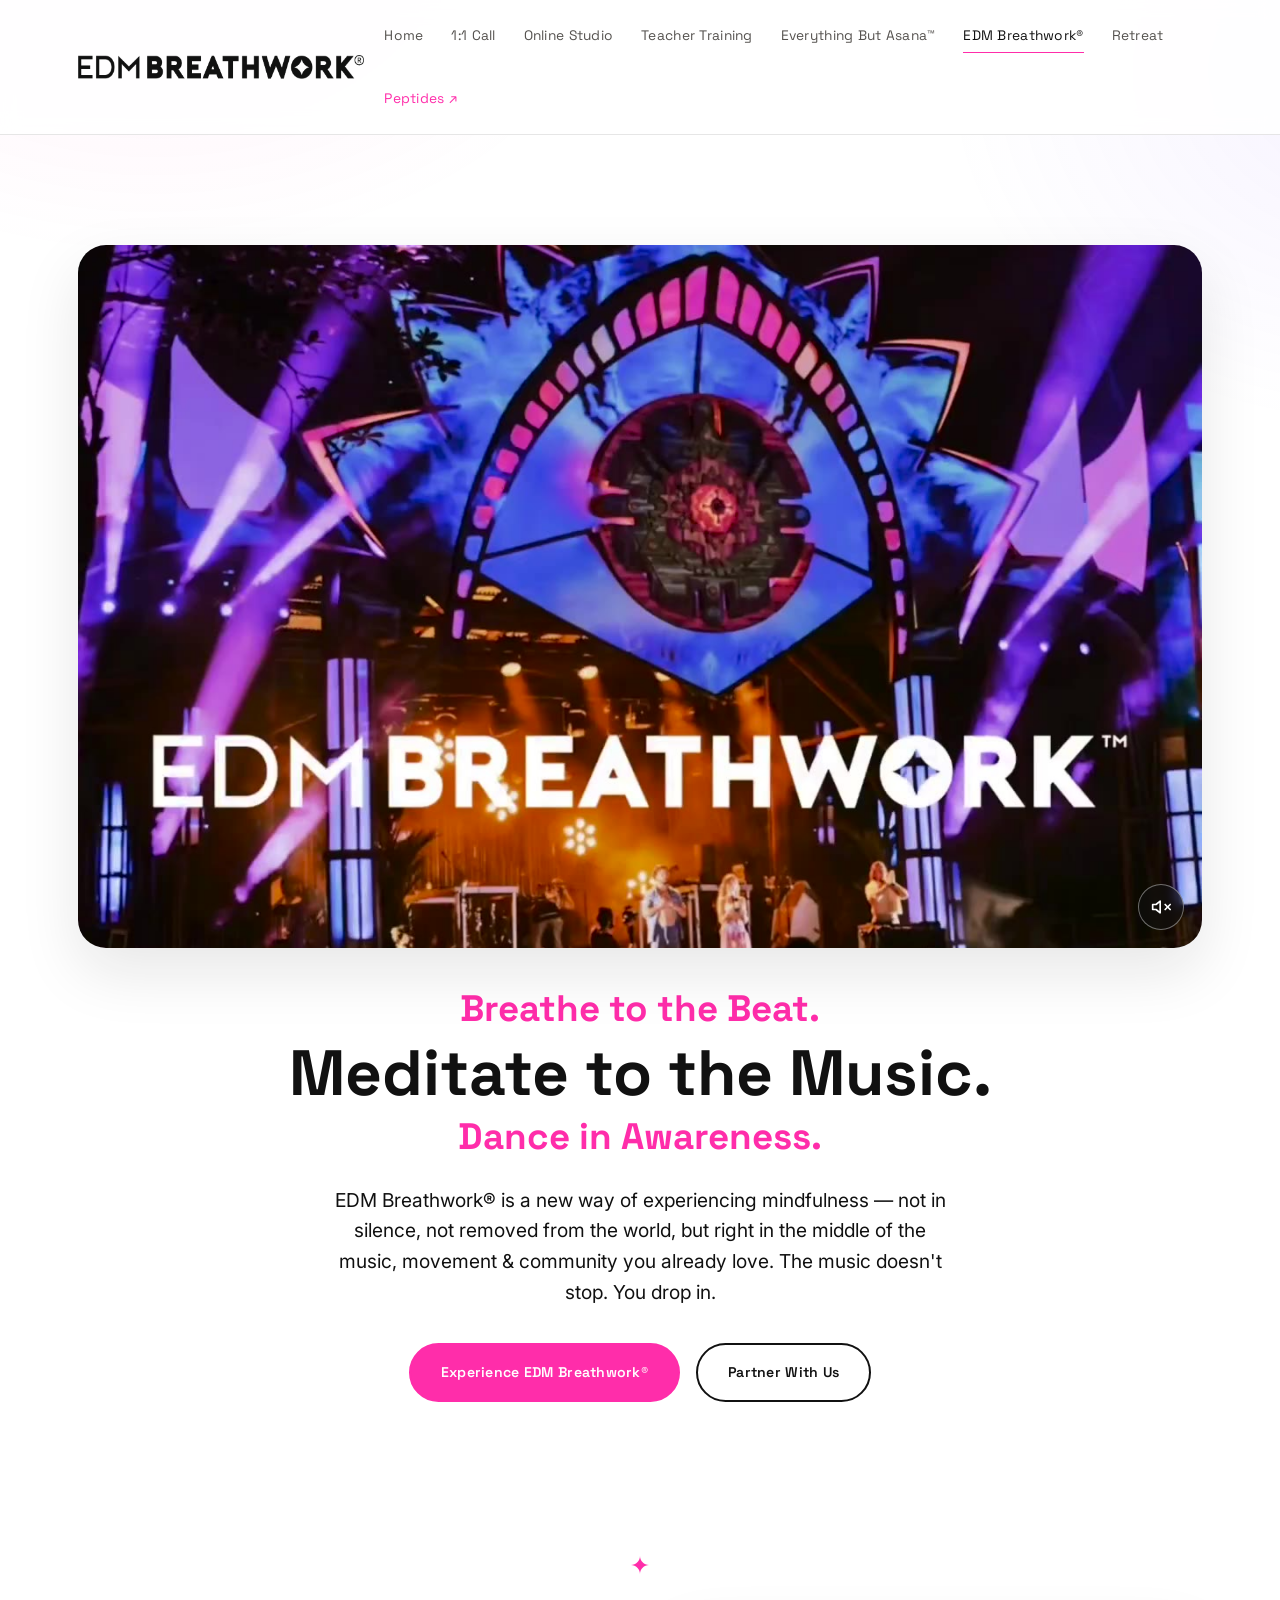
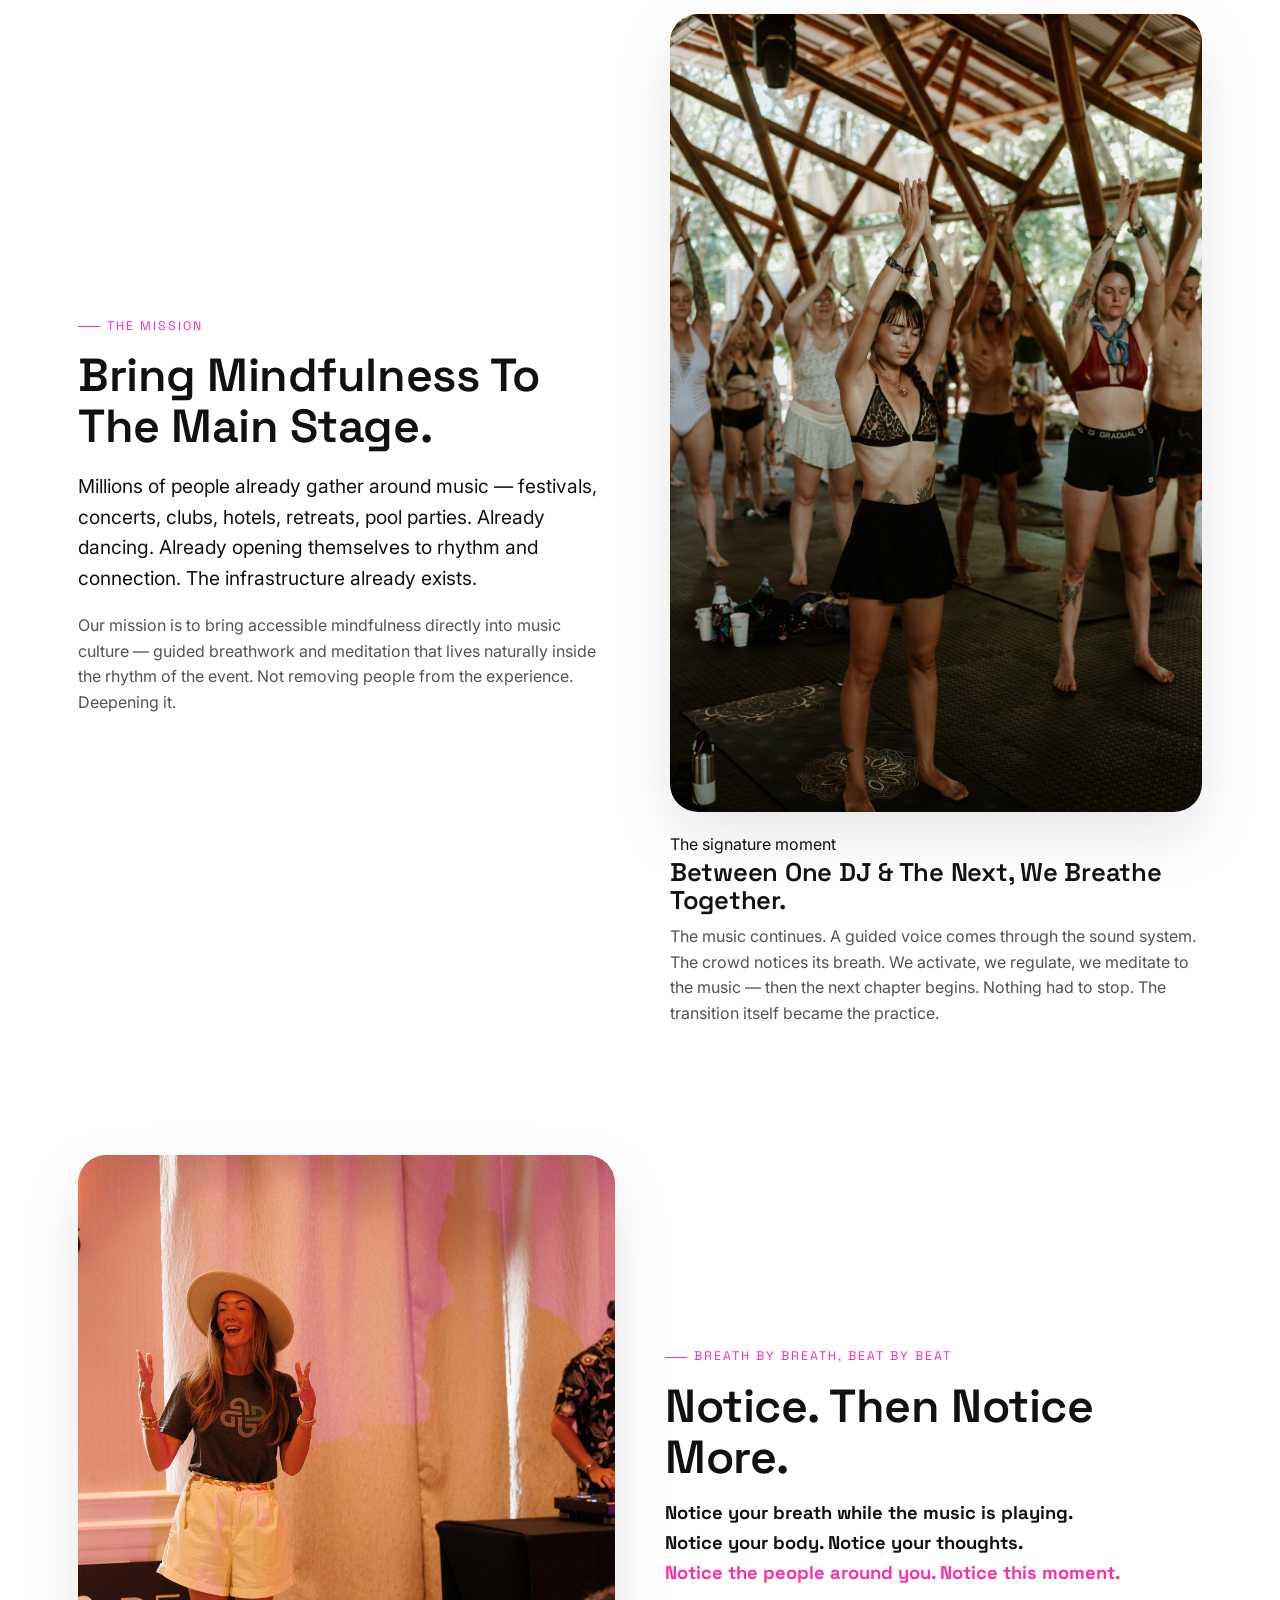
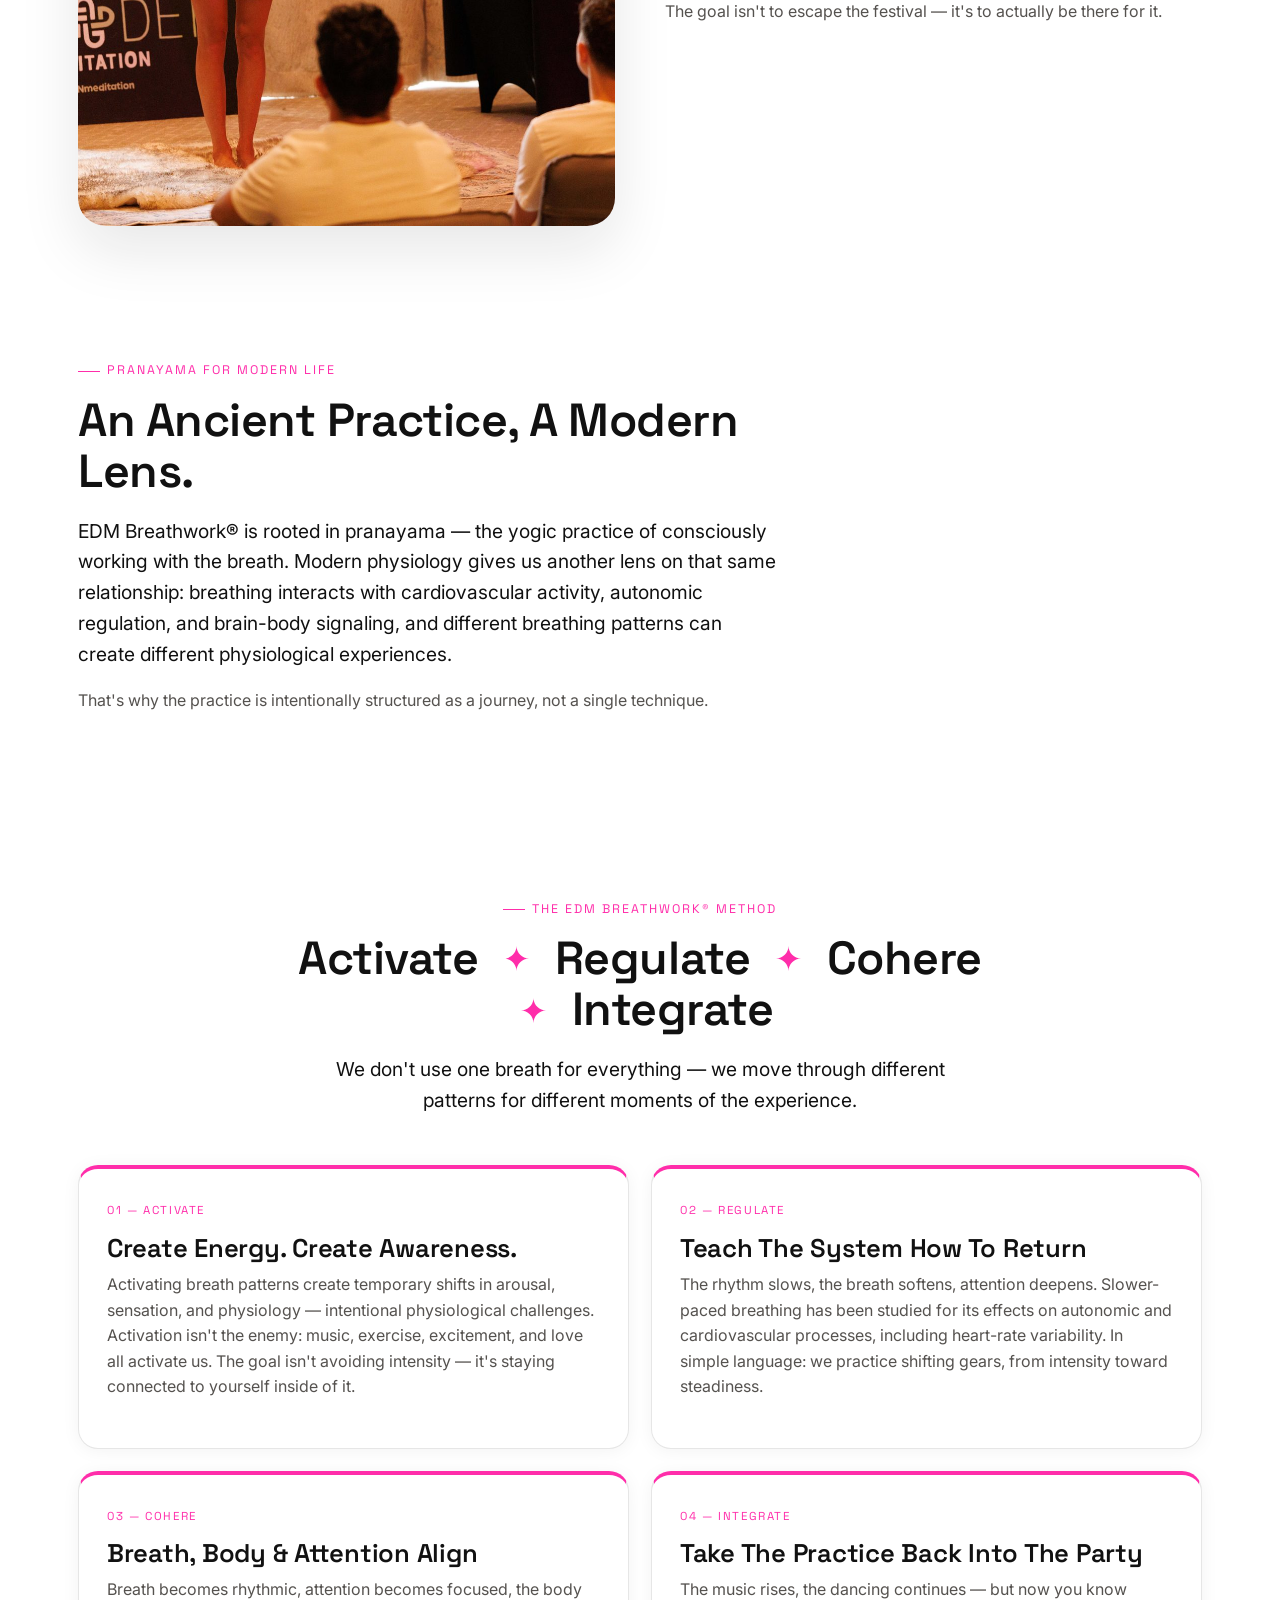
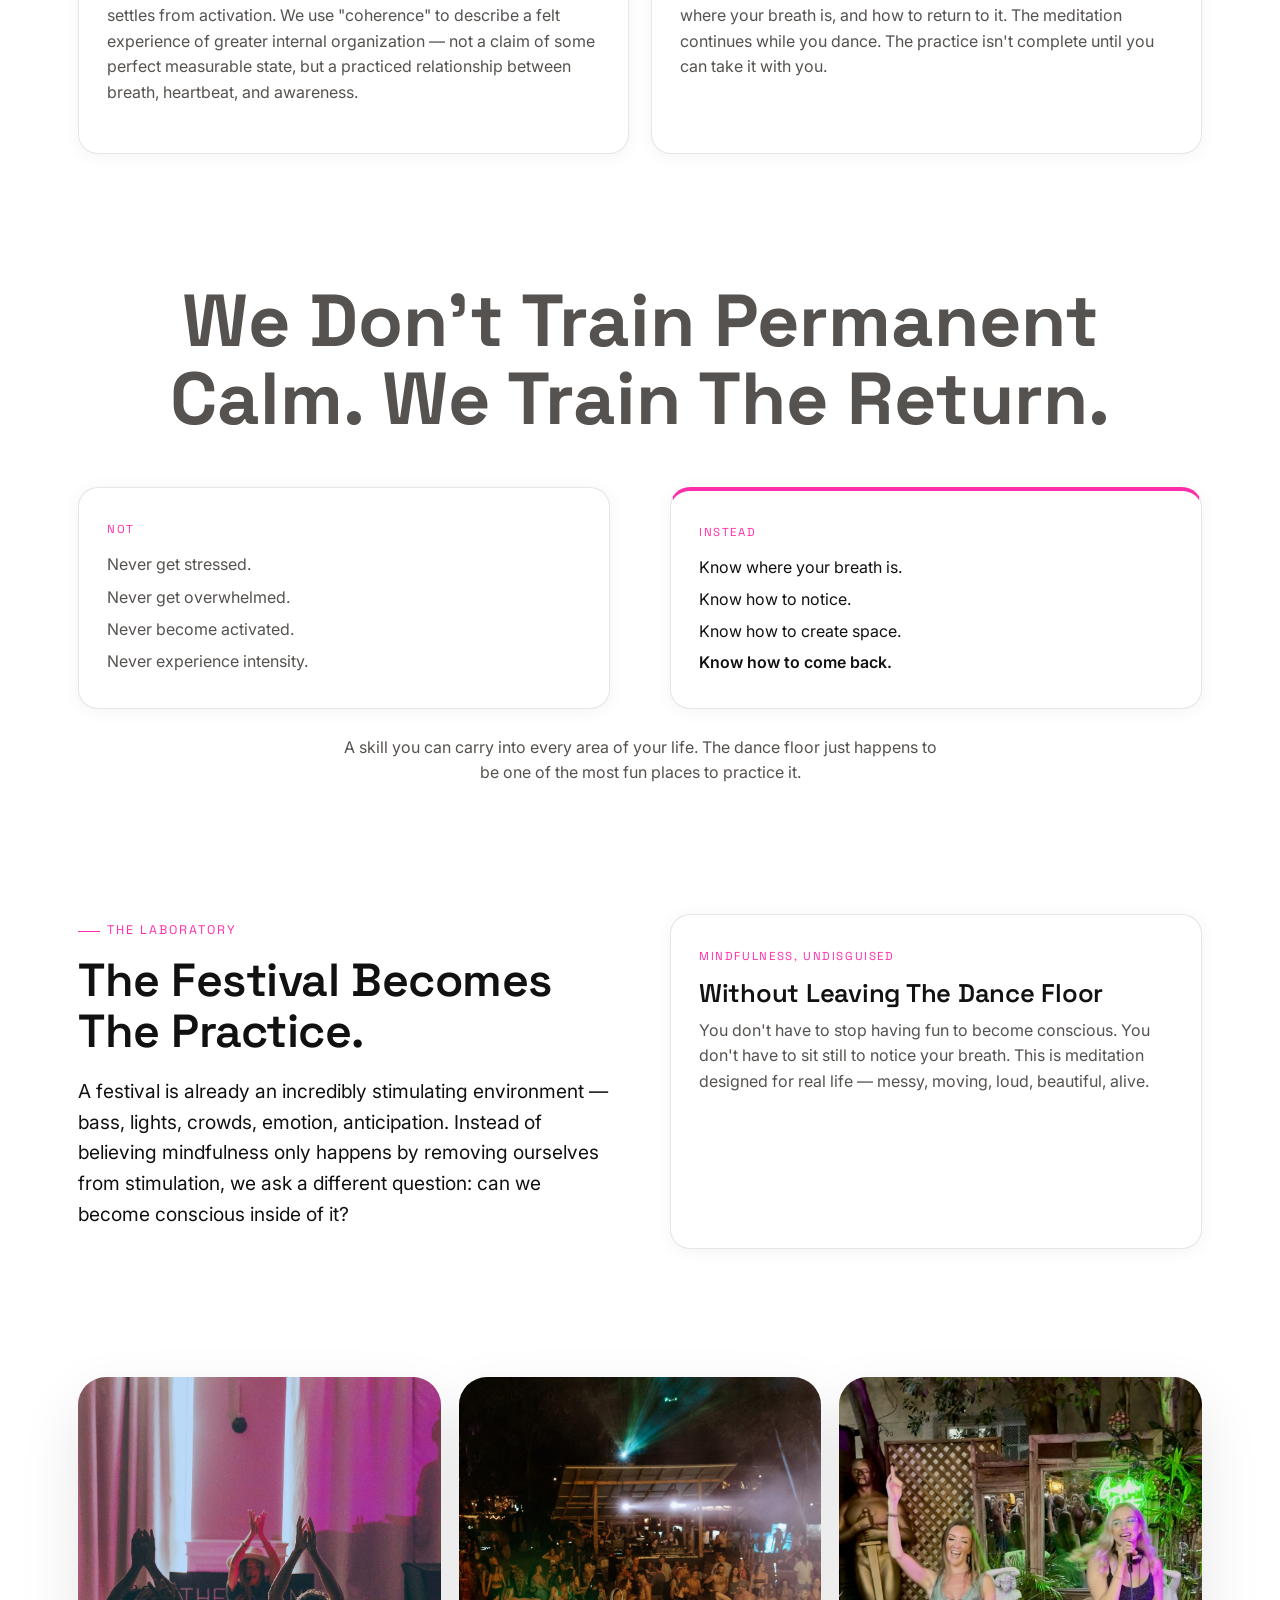
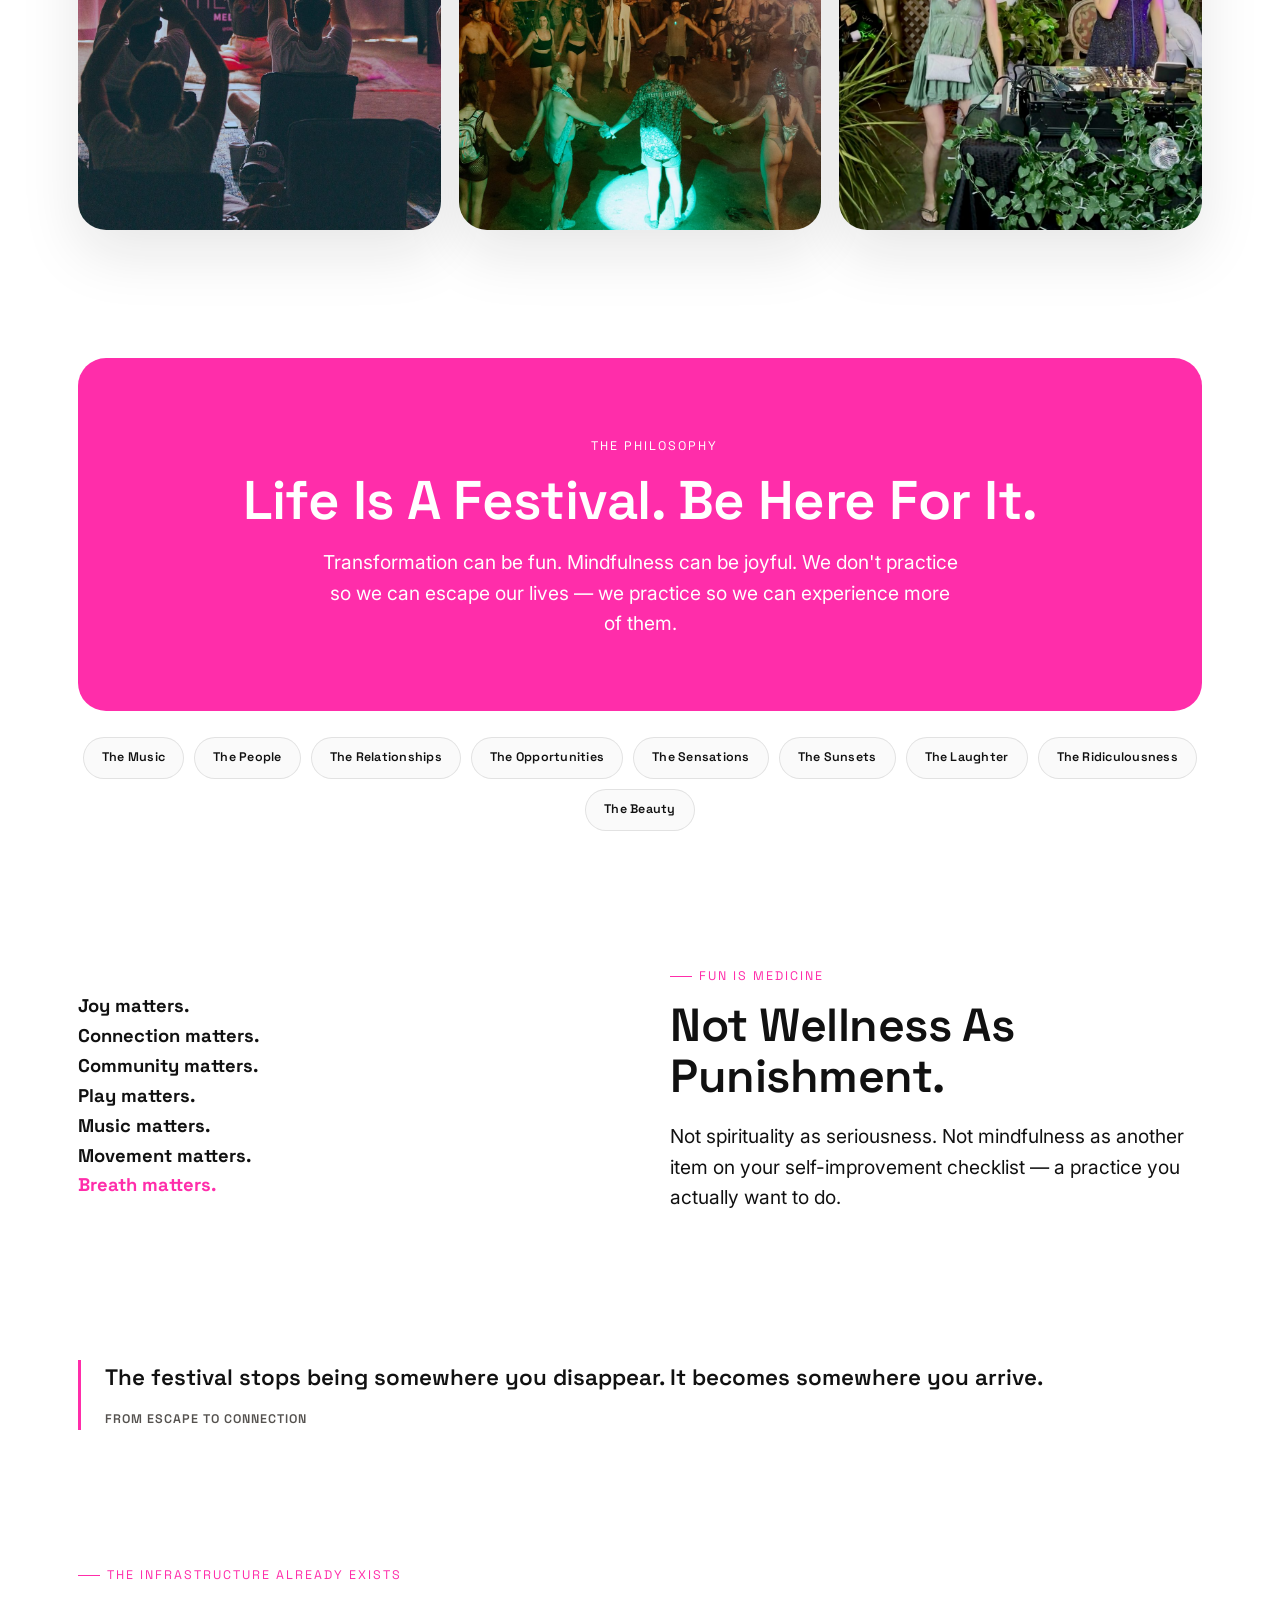
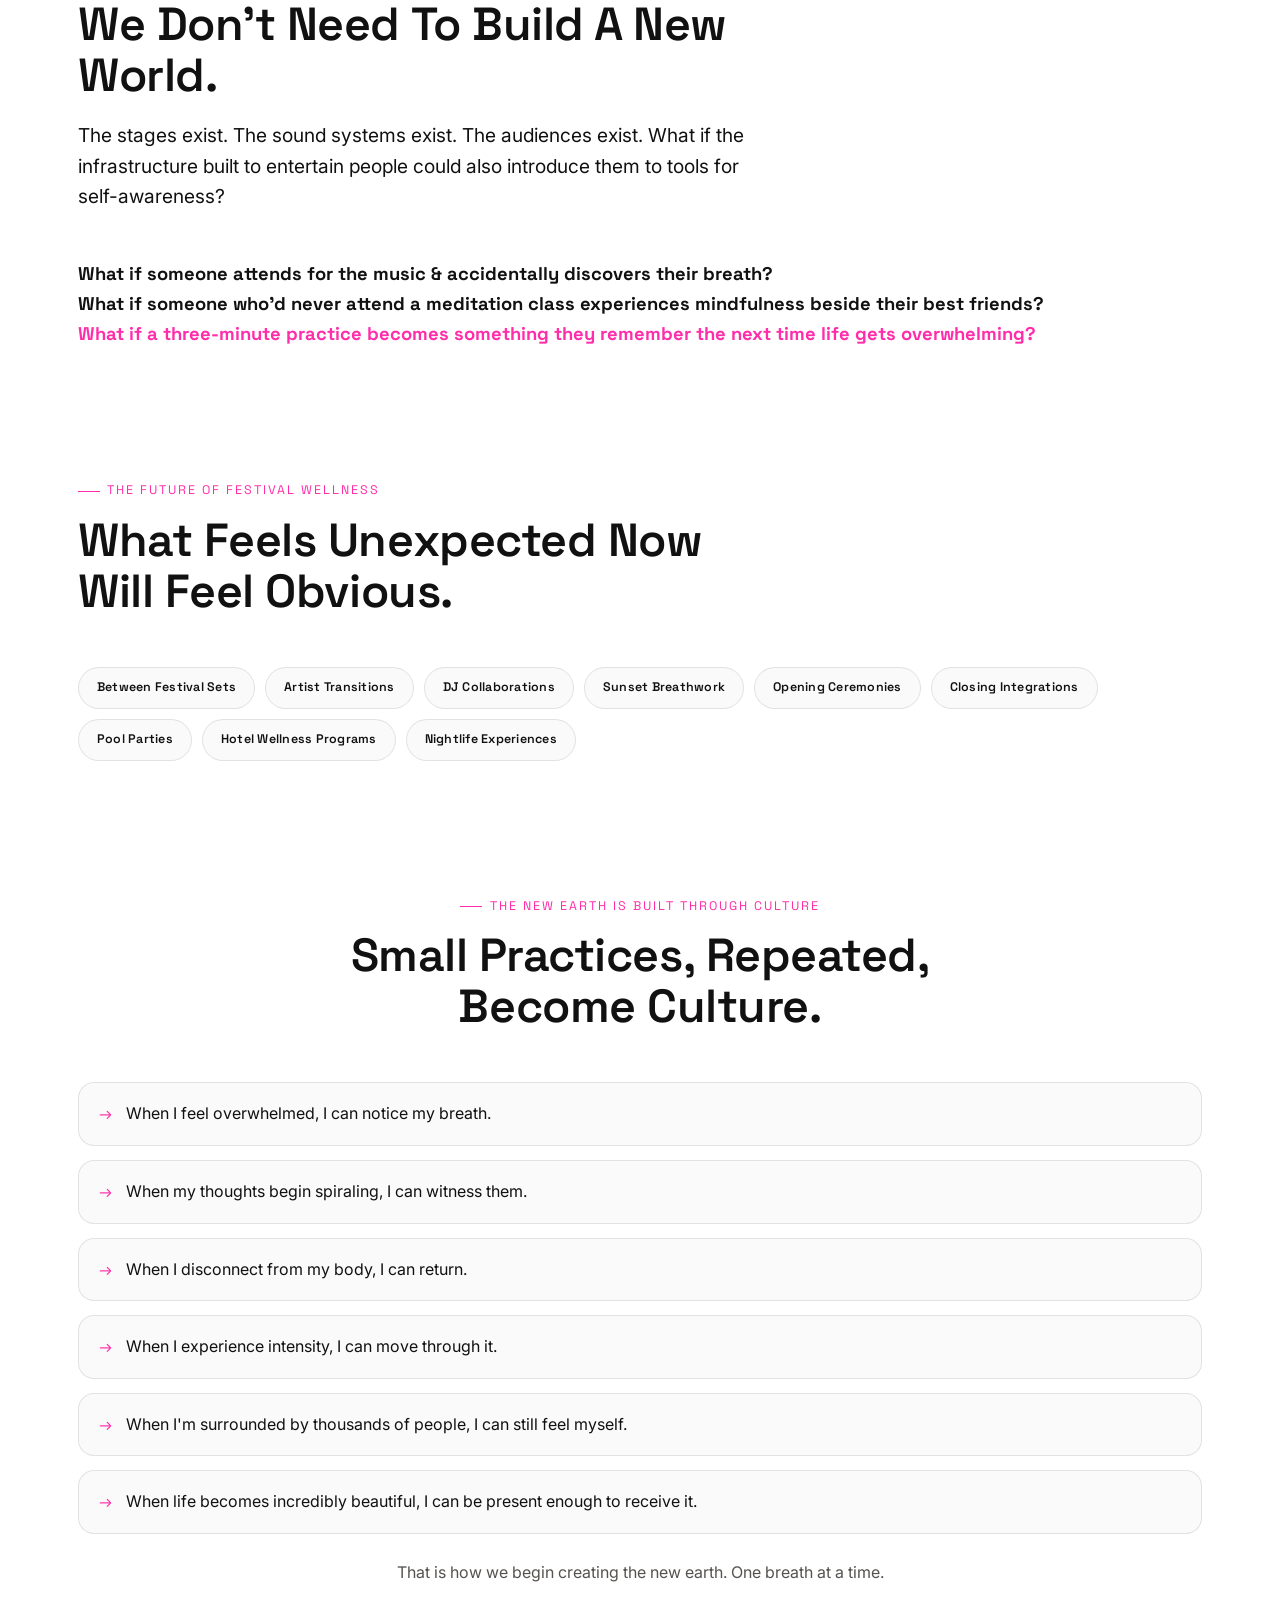
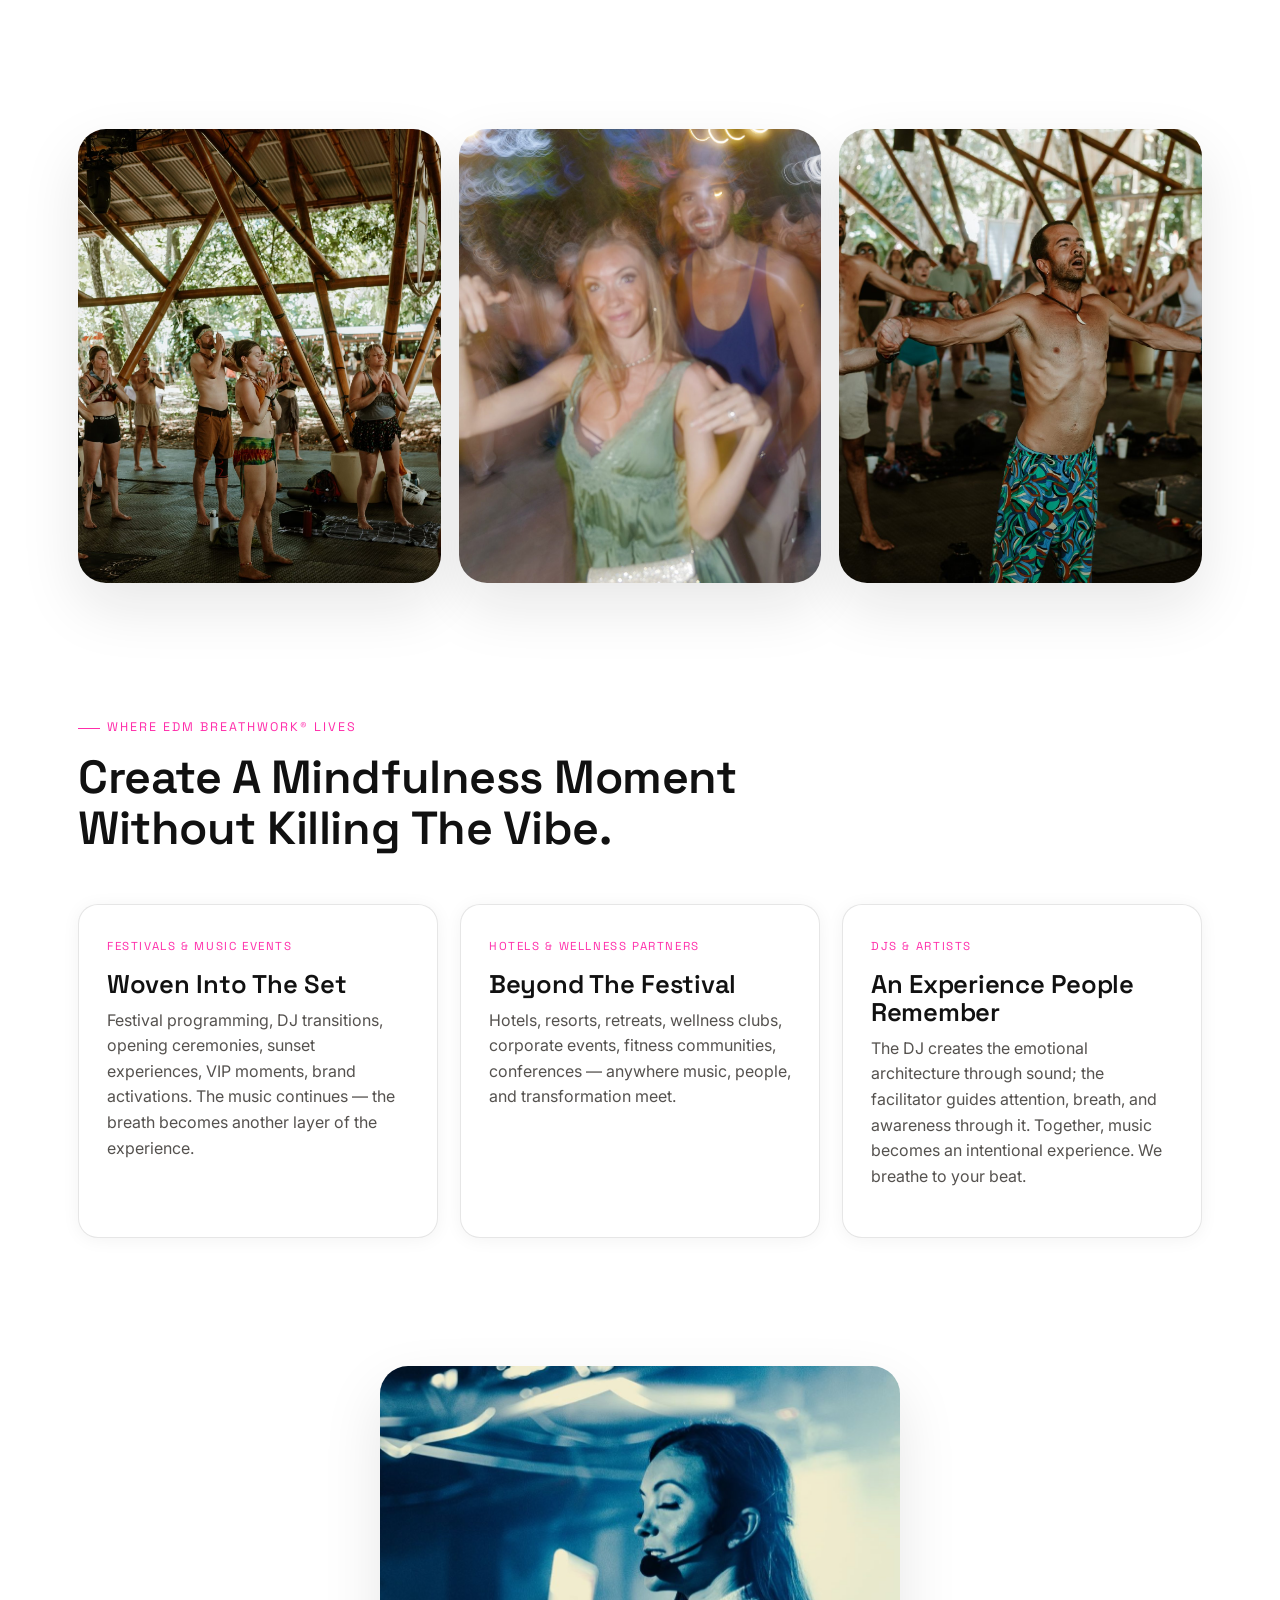
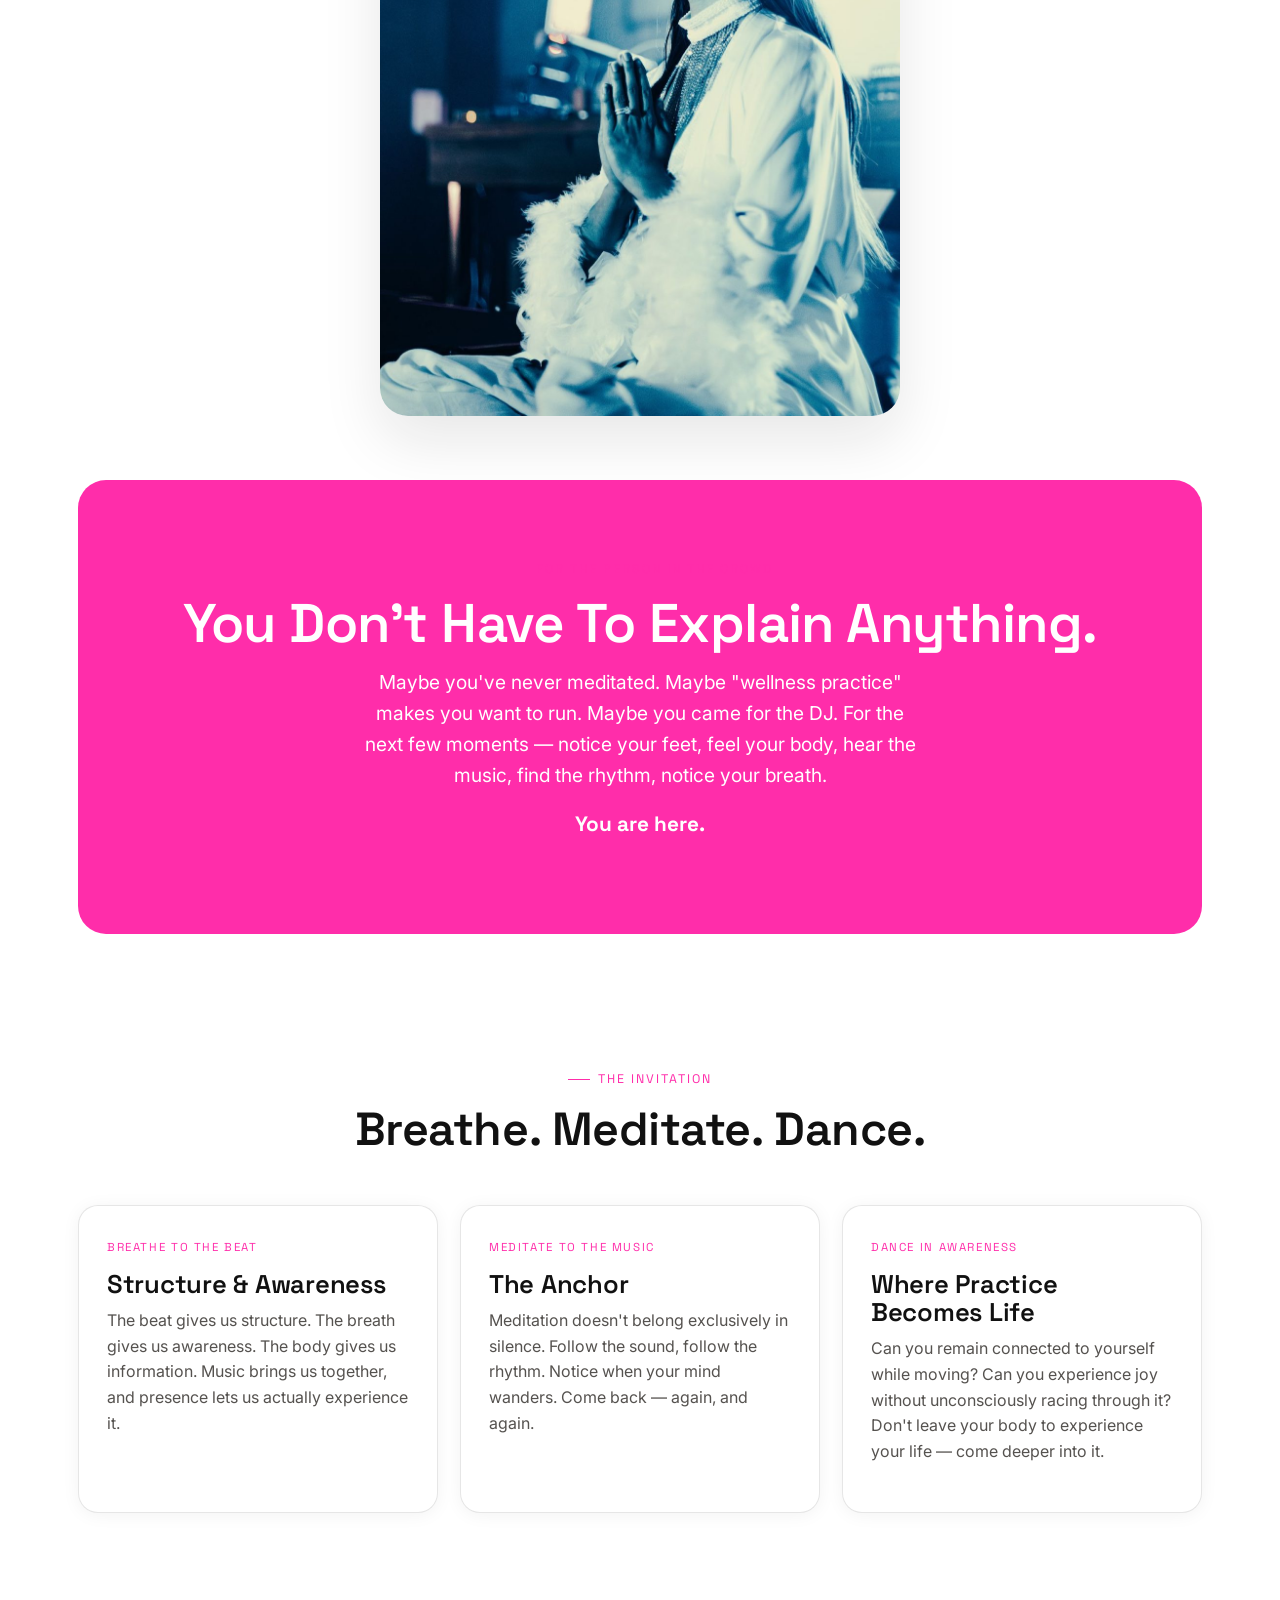
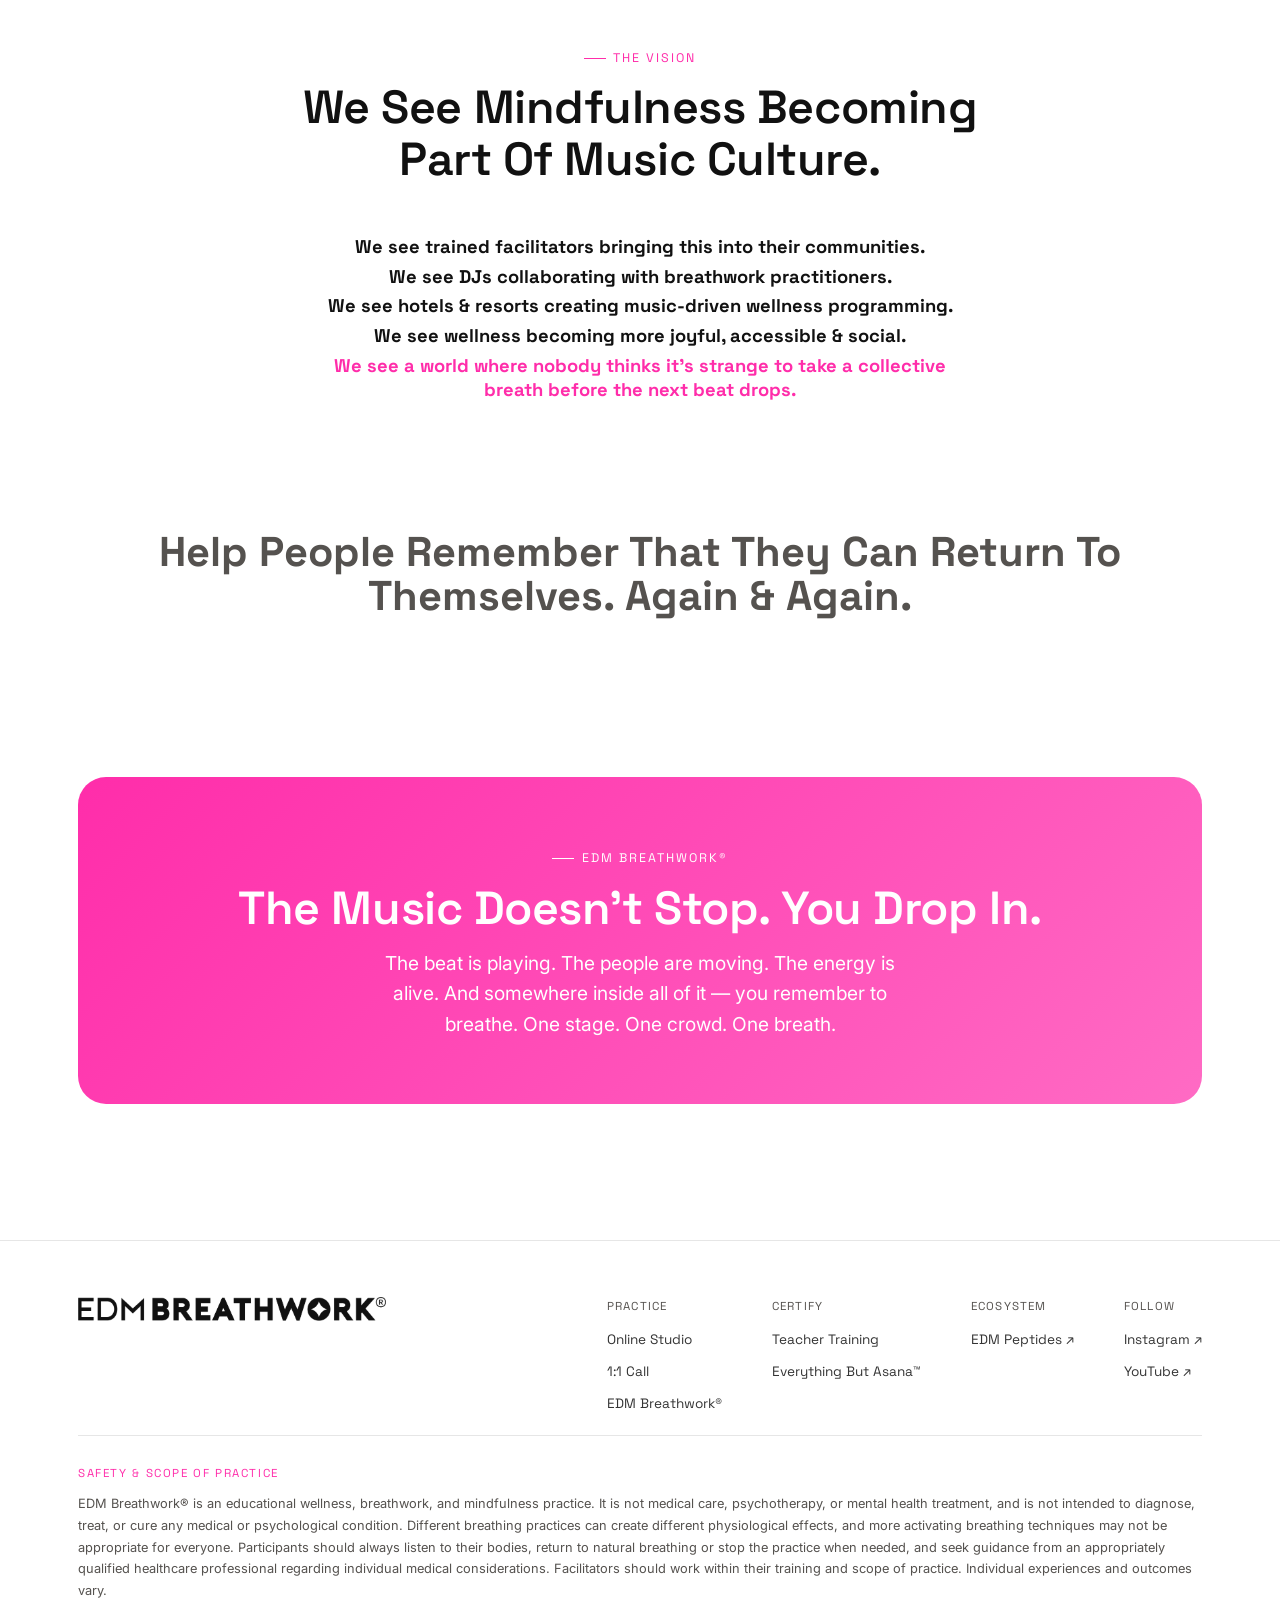
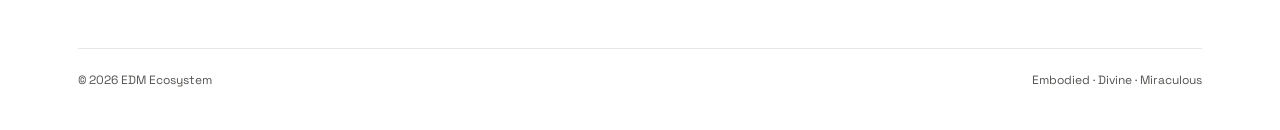
<file: breathwork.html>
<!DOCTYPE html>
<html lang="en">
<head>
<meta charset="UTF-8">
<meta name="viewport" content="width=device-width, initial-scale=1.0">
<title>EDM Breathwork® — Breathe to the Beat. Meditate to the Music.</title>
<meta name="description" content="EDM Breathwork® is mindfulness for the dance floor — a guided journey through Activate, Regulate, Cohere & Integrate, built into the rhythm of festivals, clubs & events.">
<link rel="stylesheet" href="style.css">
</head>
<body>

<header class="site-nav">
  <div class="nav-inner">
    <a href="index.html" class="brand"><img src="assets/edm-breathwork-wordmark-black.png" alt="EDM Breathwork" class="brand-logo"></a>
    <button class="nav-toggle" aria-label="Toggle menu">☰</button>
    <nav class="nav-links">
      <a href="index.html">Home</a>
      <a href="book-a-call.html">1:1 Call</a>
      <a href="online-studio.html">Online Studio</a>
      <a href="teacher-training.html">Teacher Training</a>
      <a href="everything-but-asana.html">Everything But Asana™</a>
      <a href="breathwork.html" class="active">EDM Breathwork®</a>
      <a href="retreat.html">Retreat</a>
      <a href="https://www.edmpeptides.com" class="ext">Peptides ↗</a>
    </nav>
  </div>
</header>

<section class="hero">
  <div class="wrap">
    <div class="hero-video" style="margin-bottom:40px;">
      <video autoplay muted loop playsinline poster="assets/photos/breathwork-video-poster.jpg">
        <source src="assets/video/breathwork-hero.mp4" type="video/mp4">
      </video>
      <button class="sound-toggle" aria-label="Turn sound on">
        <svg class="icon-muted" viewBox="0 0 24 24" fill="none" stroke="currentColor" stroke-width="2" stroke-linecap="round" stroke-linejoin="round"><path d="M11 5 6 9H2v6h4l5 4V5Z"/><line x1="23" y1="9" x2="17" y2="15"/><line x1="17" y1="9" x2="23" y2="15"/></svg>
        <svg class="icon-unmuted" viewBox="0 0 24 24" fill="none" stroke="currentColor" stroke-width="2" stroke-linecap="round" stroke-linejoin="round" style="display:none;"><path d="M11 5 6 9H2v6h4l5 4V5Z"/><path d="M15.5 8.5a5 5 0 0 1 0 7"/><path d="M18.5 5.5a9 9 0 0 1 0 13"/></svg>
      </button>
    </div>
    <div style="text-align:center; margin-bottom:26px;">
      <p style="font-family:var(--display); font-weight:700; color:var(--gold); font-size:clamp(1.6rem, 4vw, 2.3rem); line-height:1.15; margin:0 0 8px;">Breathe to the Beat.</p>
      <p style="font-family:var(--display); font-weight:700; color:var(--cream); font-size:clamp(2.4rem, 7vw, 4rem); line-height:1.1; margin:0 0 8px;">Meditate to the Music.</p>
      <p style="font-family:var(--display); font-weight:700; color:var(--gold); font-size:clamp(1.6rem, 4vw, 2.3rem); line-height:1.15; margin:0;">Dance in Awareness.</p>
    </div>
    <p class="lead">EDM Breathwork® is a new way of experiencing mindfulness — not in silence, not removed from the world, but right in the middle of the music, movement & community you already love. The music doesn't stop. You drop in.</p>
    <div class="cta-row">
      <a href="#book" class="btn">Experience EDM Breathwork®</a>
      <a href="#partner" class="btn ghost">Partner With Us</a>
    </div>
  </div>
</section>

<section class="tight">
  <div class="wrap">
    <div class="star-divider"><span class="star"></span></div>
    <div class="split">
      <div>
        <div class="eyebrow">The mission</div>
        <h2>Bring Mindfulness to the Main Stage.</h2>
        <p class="lead">Millions of people already gather around music — festivals, concerts, clubs, hotels, retreats, pool parties. Already dancing. Already opening themselves to rhythm and connection. The infrastructure already exists.</p>
        <p>Our mission is to bring accessible mindfulness directly into music culture — guided breathwork and meditation that lives naturally inside the rhythm of the event. Not removing people from the experience. Deepening it.</p>
      </div>
      <div>
        <div class="photo-full">
          <img src="assets/photos/pavilion-arms-up-group.jpg" alt="A room, arms raised, breathing together">
        </div>
        <div style="margin-top:20px;">
          <div class="tag">The signature moment</div>
          <h3>Between One DJ & the Next, We Breathe Together.</h3>
          <p style="margin:0;">The music continues. A guided voice comes through the sound system. The crowd notices its breath. We activate, we regulate, we meditate to the music — then the next chapter begins. Nothing had to stop. The transition itself became the practice.</p>
        </div>
      </div>
    </div>
  </div>
</section>

<section class="tight">
  <div class="wrap">
    <div class="split-photo">
      <div class="photo-full">
        <img src="assets/photos/breathwork-lounge-speaking.jpg" alt="Guiding a room through the breath, live">
      </div>
      <div>
        <div class="eyebrow">Breath by breath, beat by beat</div>
        <h2>Notice. Then Notice More.</h2>
        <div class="staccato">
          <p>Notice your breath while the music is playing.</p>
          <p>Notice your body. Notice your thoughts.</p>
          <p>Notice the people around you. Notice this moment.</p>
        </div>
        <p style="margin-top:14px;">The goal isn't to escape the festival — it's to actually be there for it.</p>
      </div>
    </div>
  </div>
</section>

<section class="tight">
  <div class="wrap">
    <div class="section-head">
      <div class="eyebrow">Pranayama for modern life</div>
      <h2>An Ancient Practice, a Modern Lens.</h2>
      <p class="lead">EDM Breathwork® is rooted in pranayama — the yogic practice of consciously working with the breath. Modern physiology gives us another lens on that same relationship: breathing interacts with cardiovascular activity, autonomic regulation, and brain-body signaling, and different breathing patterns can create different physiological experiences.</p>
      <p>That's why the practice is intentionally structured as a journey, not a single technique.</p>
    </div>
  </div>
</section>

<section class="tight" id="method">
  <div class="wrap">
    <div class="section-head center">
      <div class="eyebrow" style="justify-content:center;">The EDM Breathwork® method</div>
      <h2>Activate <span class="star star-sep"></span> Regulate <span class="star star-sep"></span> Cohere <span class="star star-sep"></span> Integrate</h2>
      <p class="lead" style="max-width:640px;margin:0 auto;">We don't use one breath for everything — we move through different patterns for different moments of the experience.</p>
    </div>
    <div class="grid cols-2">
      <div class="card" style="border-top:4px solid var(--gold);">
        <div class="tag">01 — Activate</div>
        <h3>Create Energy. Create Awareness.</h3>
        <p>Activating breath patterns create temporary shifts in arousal, sensation, and physiology — intentional physiological challenges. Activation isn't the enemy: music, exercise, excitement, and love all activate us. The goal isn't avoiding intensity — it's staying connected to yourself inside of it.</p>
      </div>
      <div class="card" style="border-top:4px solid var(--gold);">
        <div class="tag">02 — Regulate</div>
        <h3>Teach the System How to Return</h3>
        <p>The rhythm slows, the breath softens, attention deepens. Slower-paced breathing has been studied for its effects on autonomic and cardiovascular processes, including heart-rate variability. In simple language: we practice shifting gears, from intensity toward steadiness.</p>
      </div>
      <div class="card" style="border-top:4px solid var(--gold);">
        <div class="tag">03 — Cohere</div>
        <h3>Breath, Body & Attention Align</h3>
        <p>Breath becomes rhythmic, attention becomes focused, the body settles from activation. We use "coherence" to describe a felt experience of greater internal organization — not a claim of some perfect measurable state, but a practiced relationship between breath, heartbeat, and awareness.</p>
      </div>
      <div class="card" style="border-top:4px solid var(--gold);">
        <div class="tag">04 — Integrate</div>
        <h3>Take the Practice Back Into the Party</h3>
        <p>The music rises, the dancing continues — but now you know where your breath is, and how to return to it. The meditation continues while you dance. The practice isn't complete until you can take it with you.</p>
      </div>
    </div>
  </div>
</section>

<section class="tight">
  <div class="wrap">
    <p class="statement">We Don't Train Permanent Calm. We Train the Return.</p>
    <div class="split" style="margin-top:50px;">
      <div class="card">
        <div class="tag">Not</div>
        <p style="margin-bottom:6px;">Never get stressed.</p>
        <p style="margin-bottom:6px;">Never get overwhelmed.</p>
        <p style="margin-bottom:6px;">Never become activated.</p>
        <p style="margin-bottom:0;">Never experience intensity.</p>
      </div>
      <div class="card" style="border-top:4px solid var(--gold);">
        <div class="tag">Instead</div>
        <p style="margin-bottom:6px; color:var(--cream);">Know where your breath is.</p>
        <p style="margin-bottom:6px; color:var(--cream);">Know how to notice.</p>
        <p style="margin-bottom:6px; color:var(--cream);">Know how to create space.</p>
        <p style="margin-bottom:0; color:var(--cream); font-weight:600;">Know how to come back.</p>
      </div>
    </div>
    <p style="text-align:center; max-width:600px; margin:26px auto 0;">A skill you can carry into every area of your life. The dance floor just happens to be one of the most fun places to practice it.</p>
  </div>
</section>

<section class="tight">
  <div class="wrap">
    <div class="split">
      <div>
        <div class="eyebrow">The laboratory</div>
        <h2>The Festival Becomes the Practice.</h2>
        <p class="lead">A festival is already an incredibly stimulating environment — bass, lights, crowds, emotion, anticipation. Instead of believing mindfulness only happens by removing ourselves from stimulation, we ask a different question: can we become conscious inside of it?</p>
      </div>
      <div class="card">
        <div class="tag">Mindfulness, undisguised</div>
        <h3>Without Leaving the Dance Floor</h3>
        <p>You don't have to stop having fun to become conscious. You don't have to sit still to notice your breath. This is meditation designed for real life — messy, moving, loud, beautiful, alive.</p>
      </div>
    </div>
  </div>
</section>

<section class="tight">
  <div class="wrap">
    <div class="photo-grid cols-3">
      <div class="photo-full"><img src="assets/photos/breathwork-crowd-hands.jpg" alt="A guided moment, indoors"></div>
      <div class="photo-full"><img src="assets/photos/festival-circle-laser.jpg" alt="The circle, held, as the laser cuts through the smoke"></div>
      <div class="photo-full"><img src="assets/photos/breathwork-garden-dj.jpg" alt="The energy, in the garden"></div>
    </div>
  </div>
</section>

<section class="tight">
  <div class="wrap">
    <div class="flood pink">
      <div class="eyebrow" style="justify-content:center; color:#fff;">The philosophy</div>
      <h2>Life Is a Festival. Be Here for It.</h2>
      <p class="lead" style="max-width:640px;margin:16px auto 0;">Transformation can be fun. Mindfulness can be joyful. We don't practice so we can escape our lives — we practice so we can experience more of them.</p>
    </div>
    <div class="pill-list" style="justify-content:center; margin-top:26px;">
      <span class="pill">The Music</span>
      <span class="pill">The People</span>
      <span class="pill">The Relationships</span>
      <span class="pill">The Opportunities</span>
      <span class="pill">The Sensations</span>
      <span class="pill">The Sunsets</span>
      <span class="pill">The Laughter</span>
      <span class="pill">The Ridiculousness</span>
      <span class="pill">The Beauty</span>
    </div>
  </div>
</section>

<section class="tight">
  <div class="wrap">
    <div class="split">
      <div class="staccato">
        <p>Joy matters.</p>
        <p>Connection matters.</p>
        <p>Community matters.</p>
        <p>Play matters.</p>
        <p>Music matters.</p>
        <p>Movement matters.</p>
        <p>Breath matters.</p>
      </div>
      <div>
        <div class="eyebrow">Fun is medicine</div>
        <h2>Not Wellness as Punishment.</h2>
        <p class="lead">Not spirituality as seriousness. Not mindfulness as another item on your self-improvement checklist — a practice you actually want to do.</p>
      </div>
    </div>
  </div>
</section>

<section class="tight">
  <div class="wrap">
    <blockquote>
      The festival stops being somewhere you disappear. It becomes somewhere you arrive.
      <cite>From Escape to Connection</cite>
    </blockquote>
  </div>
</section>

<section class="tight">
  <div class="wrap">
    <div class="section-head">
      <div class="eyebrow">The infrastructure already exists</div>
      <h2>We Don't Need to Build a New World.</h2>
      <p class="lead">The stages exist. The sound systems exist. The audiences exist. What if the infrastructure built to entertain people could also introduce them to tools for self-awareness?</p>
    </div>
    <div class="staccato">
      <p>What if someone attends for the music & accidentally discovers their breath?</p>
      <p>What if someone who'd never attend a meditation class experiences mindfulness beside their best friends?</p>
      <p>What if a three-minute practice becomes something they remember the next time life gets overwhelming?</p>
    </div>
  </div>
</section>

<section class="tight">
  <div class="wrap">
    <div class="section-head">
      <div class="eyebrow">The future of festival wellness</div>
      <h2>What Feels Unexpected Now Will Feel Obvious.</h2>
    </div>
    <div class="pill-list">
      <span class="pill">Between Festival Sets</span>
      <span class="pill">Artist Transitions</span>
      <span class="pill">DJ Collaborations</span>
      <span class="pill">Sunset Breathwork</span>
      <span class="pill">Opening Ceremonies</span>
      <span class="pill">Closing Integrations</span>
      <span class="pill">Pool Parties</span>
      <span class="pill">Hotel Wellness Programs</span>
      <span class="pill">Nightlife Experiences</span>
    </div>
  </div>
</section>

<section class="tight">
  <div class="wrap">
    <div class="section-head center">
      <div class="eyebrow" style="justify-content:center;">The new earth is built through culture</div>
      <h2>Small Practices, Repeated, Become Culture.</h2>
    </div>
    <div class="qual-list">
      <div class="qual-item"><span class="mark">→</span><p>When I feel overwhelmed, I can notice my breath.</p></div>
      <div class="qual-item"><span class="mark">→</span><p>When my thoughts begin spiraling, I can witness them.</p></div>
      <div class="qual-item"><span class="mark">→</span><p>When I disconnect from my body, I can return.</p></div>
      <div class="qual-item"><span class="mark">→</span><p>When I experience intensity, I can move through it.</p></div>
      <div class="qual-item"><span class="mark">→</span><p>When I'm surrounded by thousands of people, I can still feel myself.</p></div>
      <div class="qual-item"><span class="mark">→</span><p>When life becomes incredibly beautiful, I can be present enough to receive it.</p></div>
    </div>
    <p style="text-align:center; margin-top:26px;">That is how we begin creating the new earth. One breath at a time.</p>
  </div>
</section>

<section class="tight">
  <div class="wrap">
    <div class="photo-grid cols-3">
      <div class="photo-full"><img src="assets/photos/pavilion-prayer-group.jpg" alt="A guided moment, mid-festival" style="object-position: center 20%;"></div>
      <div class="photo-full"><img src="assets/photos/breathwork-dance-blur.jpg" alt="Joy, up close"></div>
      <div class="photo-full"><img src="assets/photos/pavilion-arms-open.jpg" alt="Arms open, voices rising"></div>
    </div>
  </div>
</section>

<section class="tight" id="partner">
  <div class="wrap">
    <div class="section-head">
      <div class="eyebrow">Where EDM Breathwork® lives</div>
      <h2>Create a Mindfulness Moment Without Killing the Vibe.</h2>
    </div>
    <div class="grid cols-3">
      <div class="card">
        <div class="tag">Festivals & music events</div>
        <h3>Woven Into the Set</h3>
        <p>Festival programming, DJ transitions, opening ceremonies, sunset experiences, VIP moments, brand activations. The music continues — the breath becomes another layer of the experience.</p>
      </div>
      <div class="card">
        <div class="tag">Hotels & wellness partners</div>
        <h3>Beyond the Festival</h3>
        <p>Hotels, resorts, retreats, wellness clubs, corporate events, fitness communities, conferences — anywhere music, people, and transformation meet.</p>
      </div>
      <div class="card">
        <div class="tag">DJs & artists</div>
        <h3>An Experience People Remember</h3>
        <p>The DJ creates the emotional architecture through sound; the facilitator guides attention, breath, and awareness through it. Together, music becomes an intentional experience. We breathe to your beat.</p>
      </div>
    </div>
  </div>
</section>

<section class="tight" style="padding-bottom:0;">
  <div class="wrap">
    <div class="photo-full square" style="max-width:520px; margin:0 auto;">
      <img src="assets/photos/breathwork-hero-praying.jpg" alt="A guided breath, mid-set, on the club floor" style="object-position: 38% center;">
    </div>
  </div>
</section>

<section class="tight">
  <div class="wrap">
    <div class="flood pink">
      <div class="eyebrow" style="justify-content:center;">For the person in the crowd</div>
      <h2 style="margin-bottom:14px;">You Don't Have to Explain Anything.</h2>
      <p class="lead" style="max-width:560px;margin:0 auto;">Maybe you've never meditated. Maybe "wellness practice" makes you want to run. Maybe you came for the DJ. For the next few moments — notice your feet, feel your body, hear the music, find the rhythm, notice your breath.</p>
      <p style="margin-top:18px; font-family:var(--display); font-weight:700; font-size:1.3rem;">You are here.</p>
    </div>
  </div>
</section>

<section class="tight">
  <div class="wrap">
    <div class="section-head center">
      <div class="eyebrow" style="justify-content:center;">The invitation</div>
      <h2>Breathe. Meditate. Dance.</h2>
    </div>
    <div class="grid cols-3">
      <div class="card">
        <div class="tag">Breathe to the beat</div>
        <h3>Structure & Awareness</h3>
        <p>The beat gives us structure. The breath gives us awareness. The body gives us information. Music brings us together, and presence lets us actually experience it.</p>
      </div>
      <div class="card">
        <div class="tag">Meditate to the music</div>
        <h3>The Anchor</h3>
        <p>Meditation doesn't belong exclusively in silence. Follow the sound, follow the rhythm. Notice when your mind wanders. Come back — again, and again.</p>
      </div>
      <div class="card">
        <div class="tag">Dance in awareness</div>
        <h3>Where Practice Becomes Life</h3>
        <p>Can you remain connected to yourself while moving? Can you experience joy without unconsciously racing through it? Don't leave your body to experience your life — come deeper into it.</p>
      </div>
    </div>
  </div>
</section>

<section class="tight">
  <div class="wrap">
    <div class="section-head center">
      <div class="eyebrow" style="justify-content:center;">The vision</div>
      <h2>We See Mindfulness Becoming Part of Music Culture.</h2>
    </div>
    <div class="staccato" style="text-align:center; max-width:640px; margin:0 auto;">
      <p>We see trained facilitators bringing this into their communities.</p>
      <p>We see DJs collaborating with breathwork practitioners.</p>
      <p>We see hotels & resorts creating music-driven wellness programming.</p>
      <p>We see wellness becoming more joyful, accessible & social.</p>
      <p>We see a world where nobody thinks it's strange to take a collective breath before the next beat drops.</p>
    </div>
  </div>
</section>

<section class="tight">
  <div class="wrap">
    <p class="statement" style="font-size:clamp(1.8rem, 4vw, 2.6rem);">Help People Remember That They Can Return to Themselves. Again & Again.</p>
  </div>
</section>

<section id="book">
  <div class="wrap">
    <div class="banner">
      <div class="eyebrow" style="justify-content:center;">EDM Breathwork®</div>
      <h2 style="margin-bottom:14px;">The Music Doesn't Stop. You Drop In.</h2>
      <p class="lead" style="max-width:560px;margin:0 auto;">The beat is playing. The people are moving. The energy is alive. And somewhere inside all of it — you remember to breathe. One stage. One crowd. One breath.</p>
    </div>
  </div>
</section>

<footer>
  <div class="wrap">
    <div class="foot-inner">
      <div>
        <img src="assets/edm-breathwork-wordmark-black.png" alt="EDM Breathwork" class="brand-logo" style="margin-bottom:14px;">
      </div>
      <div class="foot-links">
        <div class="foot-col">
          <span class="h">Practice</span>
          <a href="online-studio.html">Online Studio</a>
          <a href="book-a-call.html">1:1 Call</a>
          <a href="breathwork.html">EDM Breathwork®</a>
        </div>
        <div class="foot-col">
          <span class="h">Certify</span>
          <a href="teacher-training.html">Teacher Training</a>
          <a href="everything-but-asana.html">Everything But Asana™</a>
        </div>
        <div class="foot-col">
          <span class="h">Ecosystem</span>
          <a href="https://www.edmpeptides.com">EDM Peptides ↗</a>
        </div>
        <div class="foot-col">
          <span class="h">Follow</span>
          <a href="https://www.instagram.com/christinajoy.us" target="_blank" rel="noopener">Instagram ↗</a>
          <a href="https://www.youtube.com/@edmyoga" target="_blank" rel="noopener">YouTube ↗</a>
        </div>
      </div>
    </div>

    <div class="fine-print">
      <span class="label">Safety & scope of practice</span>
      EDM Breathwork® is an educational wellness, breathwork, and mindfulness practice. It is not medical care, psychotherapy, or mental health treatment, and is not intended to diagnose, treat, or cure any medical or psychological condition. Different breathing practices can create different physiological effects, and more activating breathing techniques may not be appropriate for everyone. Participants should always listen to their bodies, return to natural breathing or stop the practice when needed, and seek guidance from an appropriately qualified healthcare professional regarding individual medical considerations. Facilitators should work within their training and scope of practice. Individual experiences and outcomes vary.
    </div>

    <div class="foot-bottom">
      <span>© 2026 EDM Ecosystem</span>
      <span>Embodied · Divine · Miraculous</span>
    </div>
  </div>
</footer>

<script src="script.js"></script>
</body>
</html>
</file>
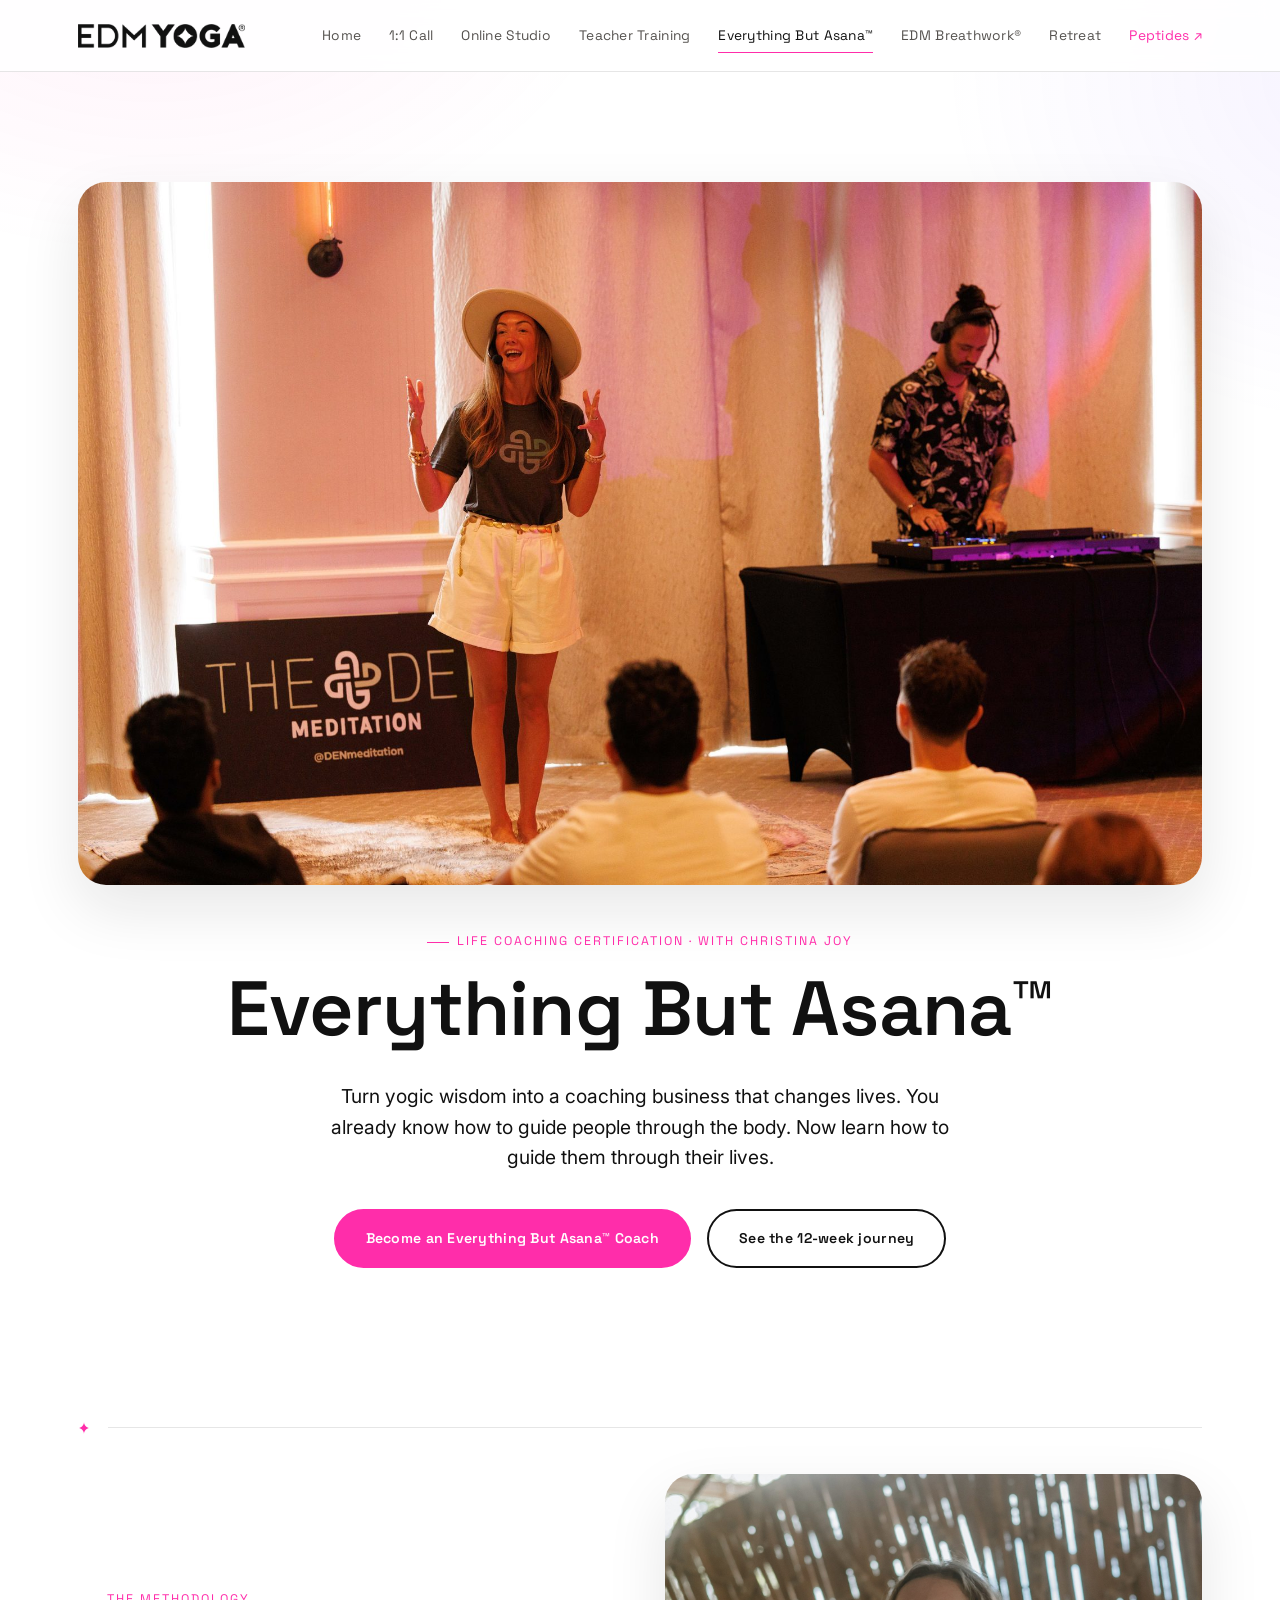
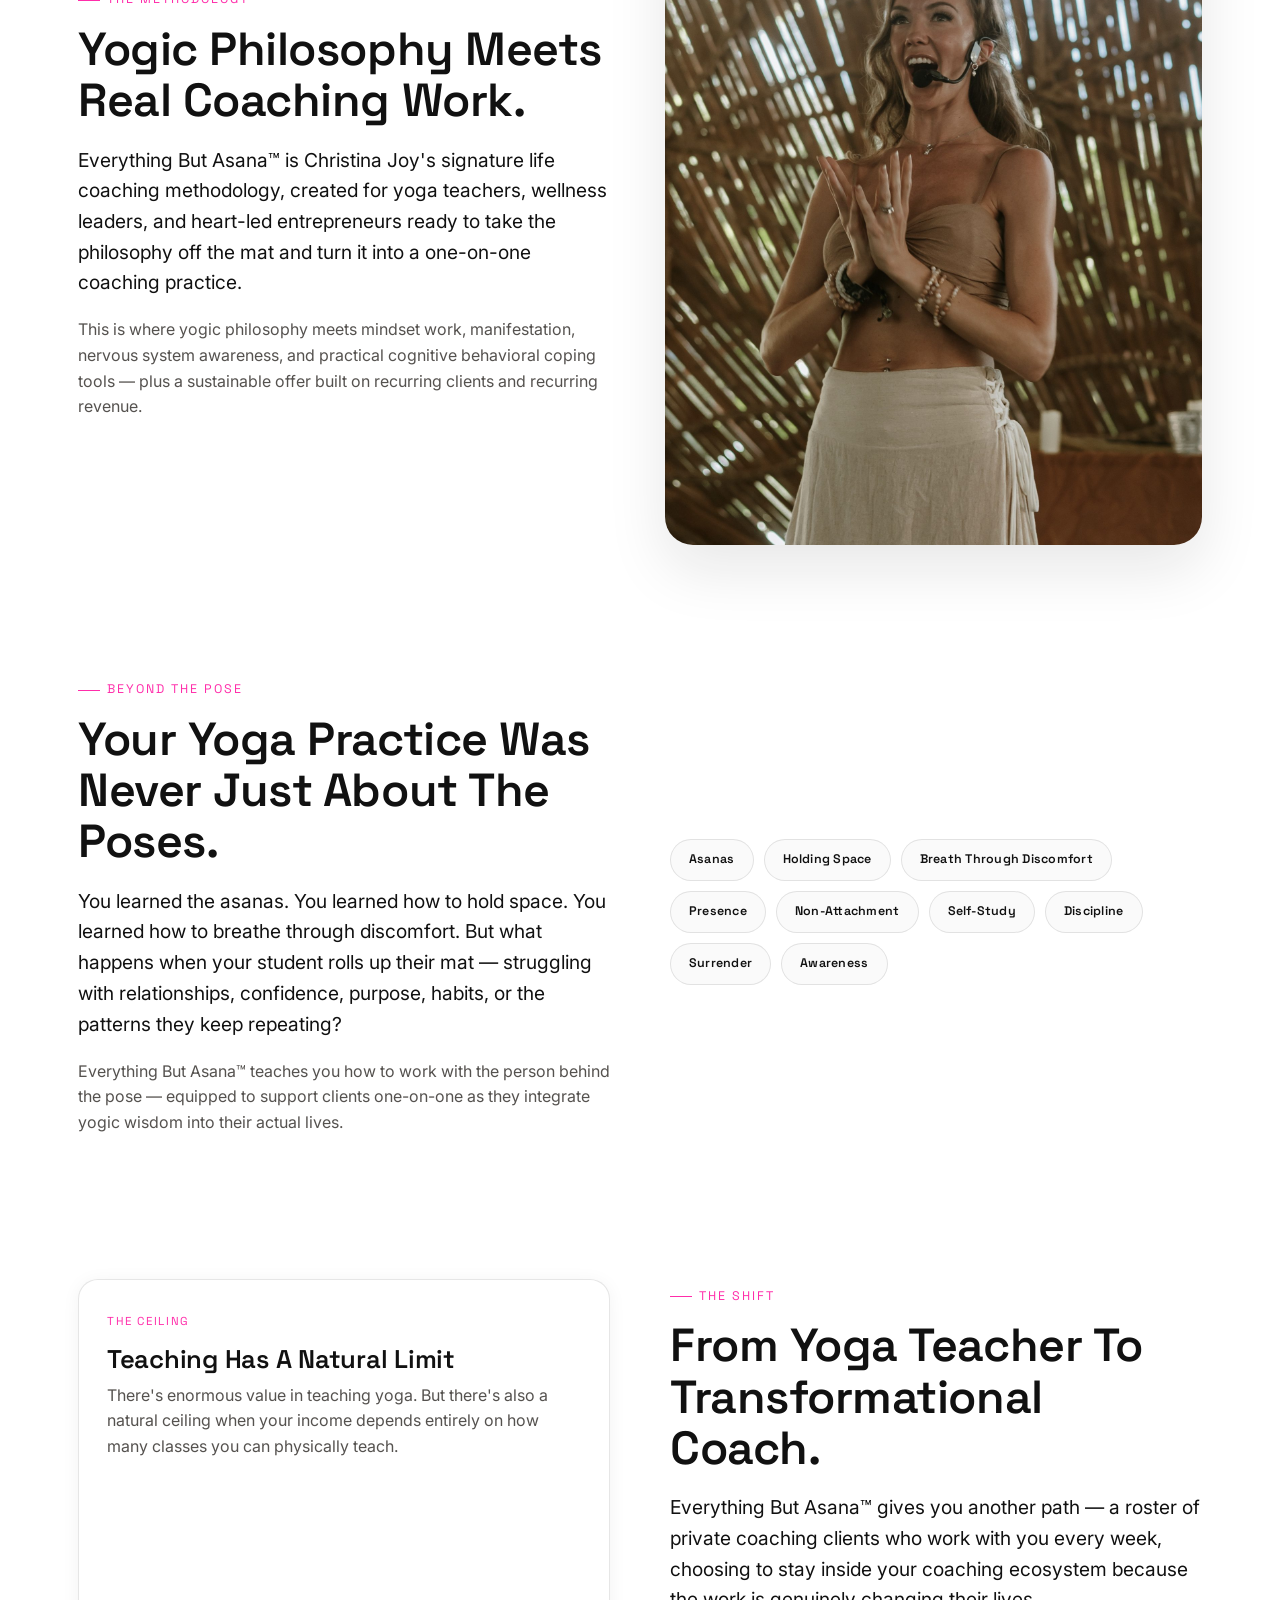
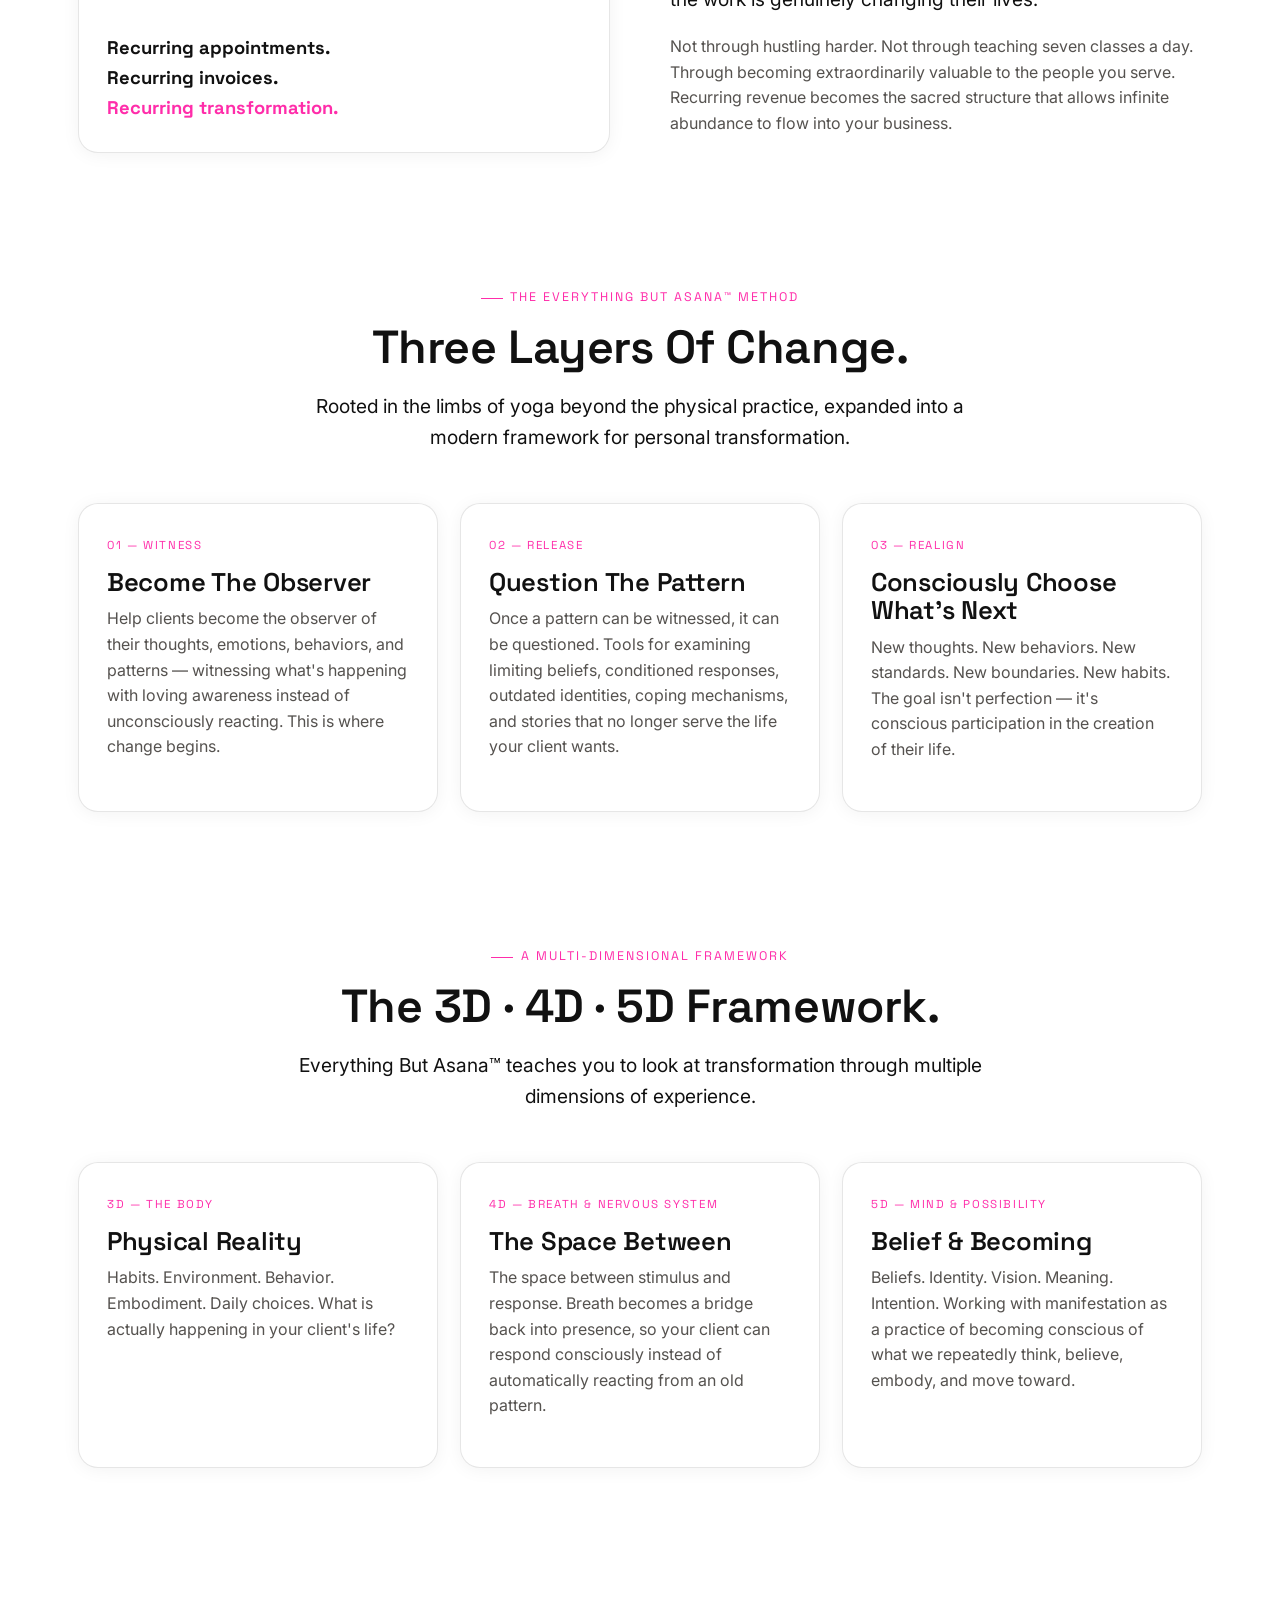
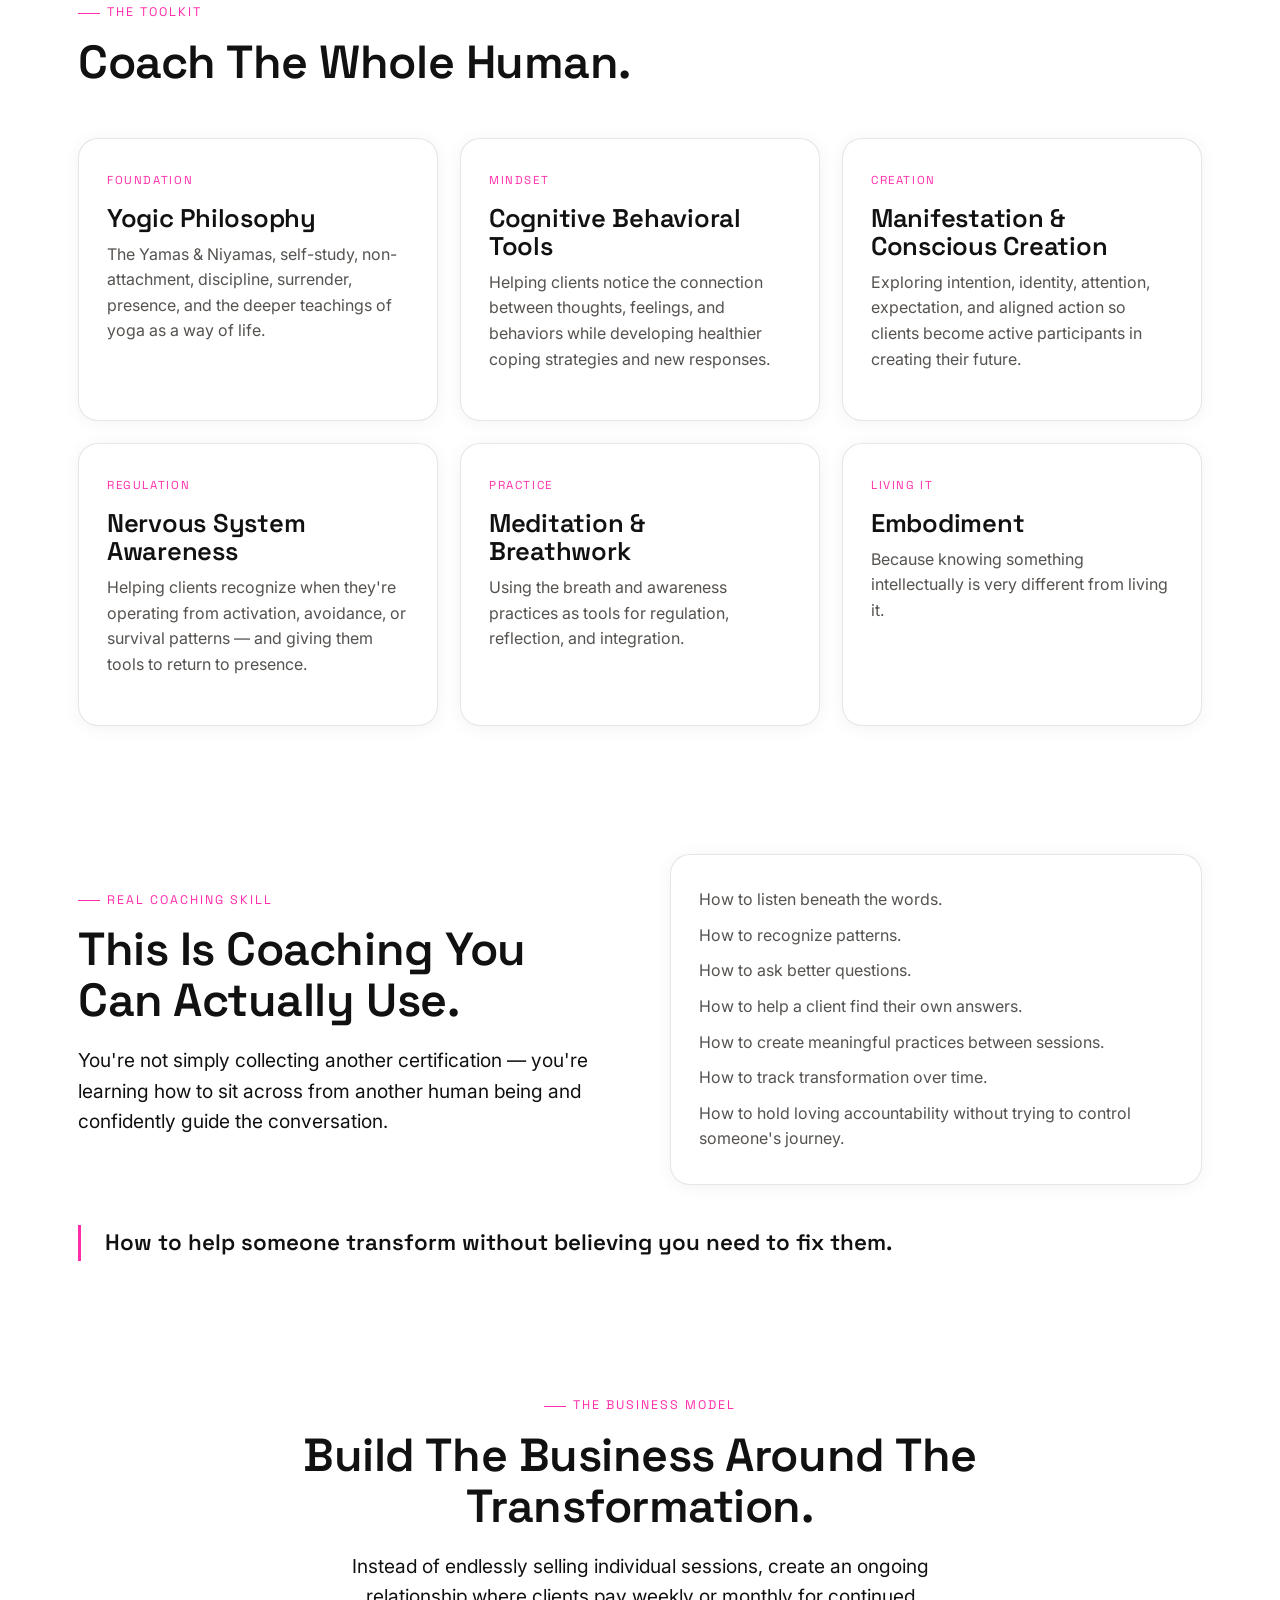
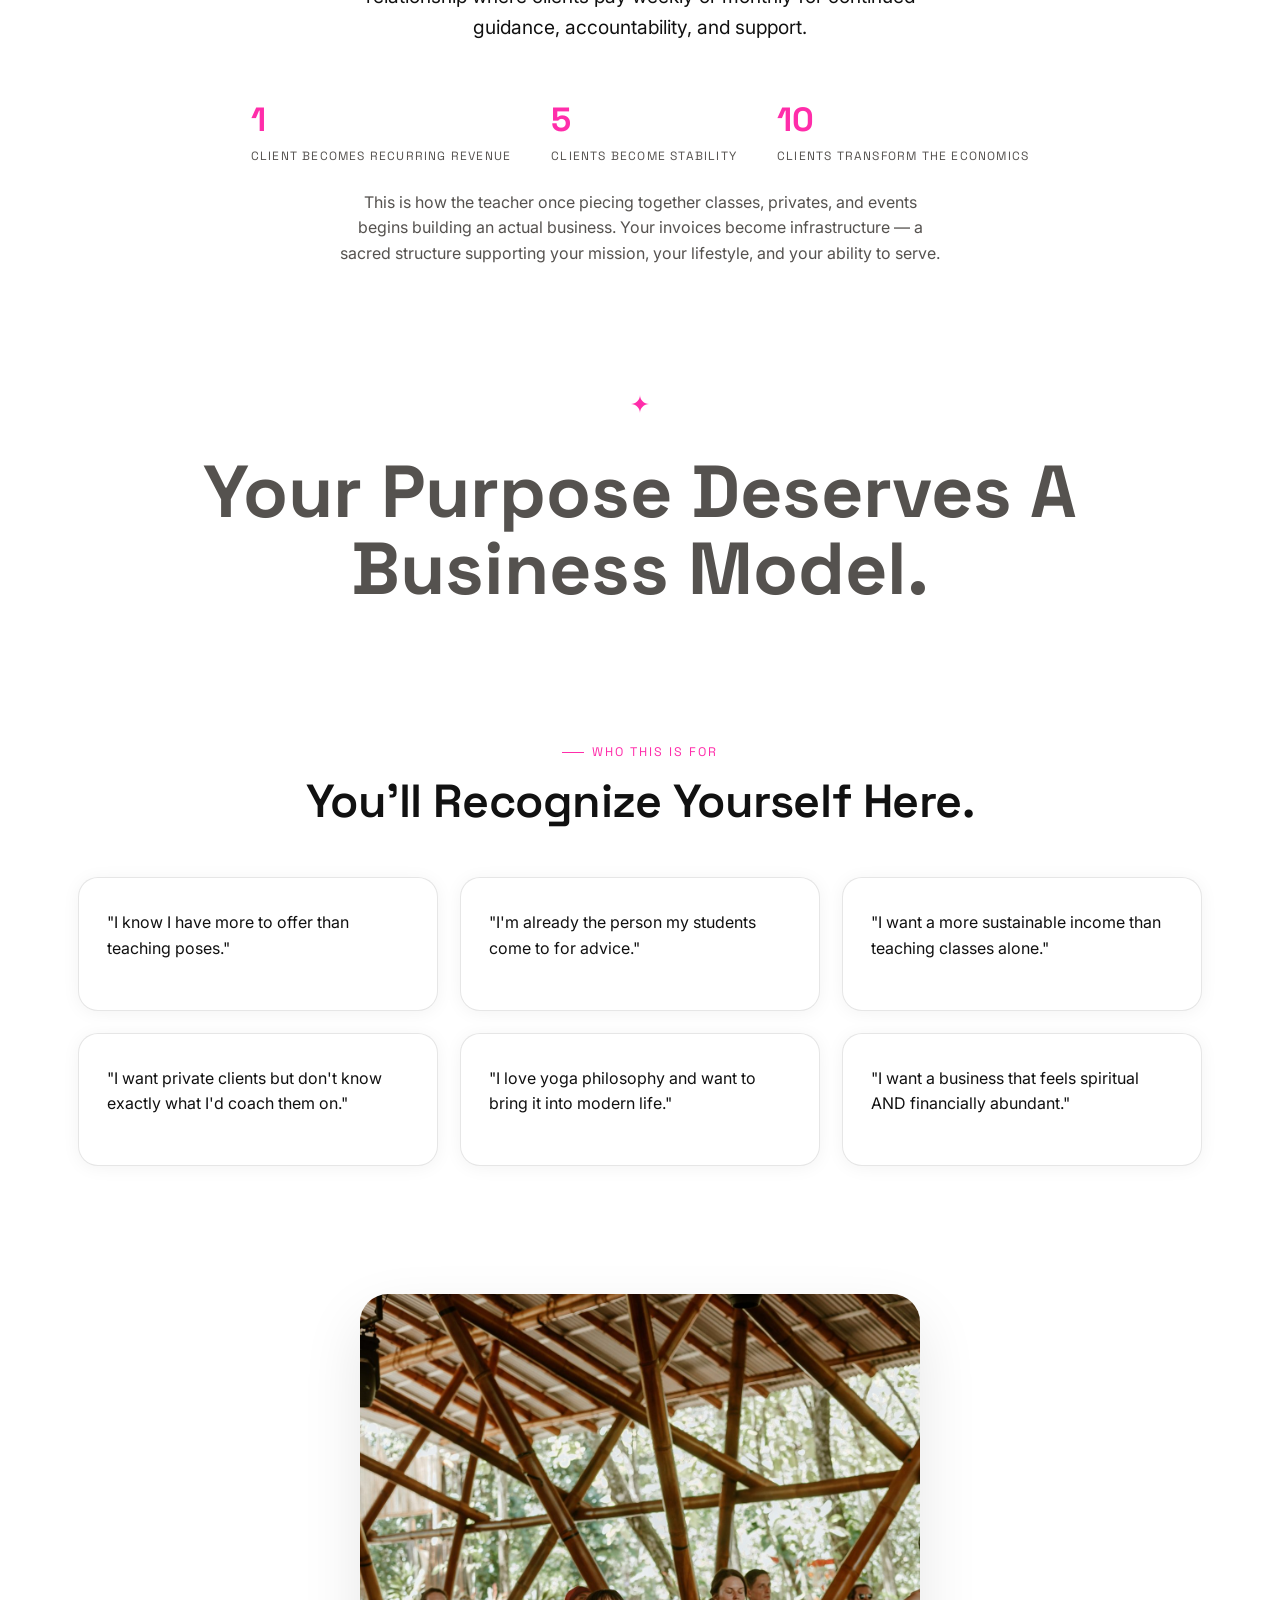
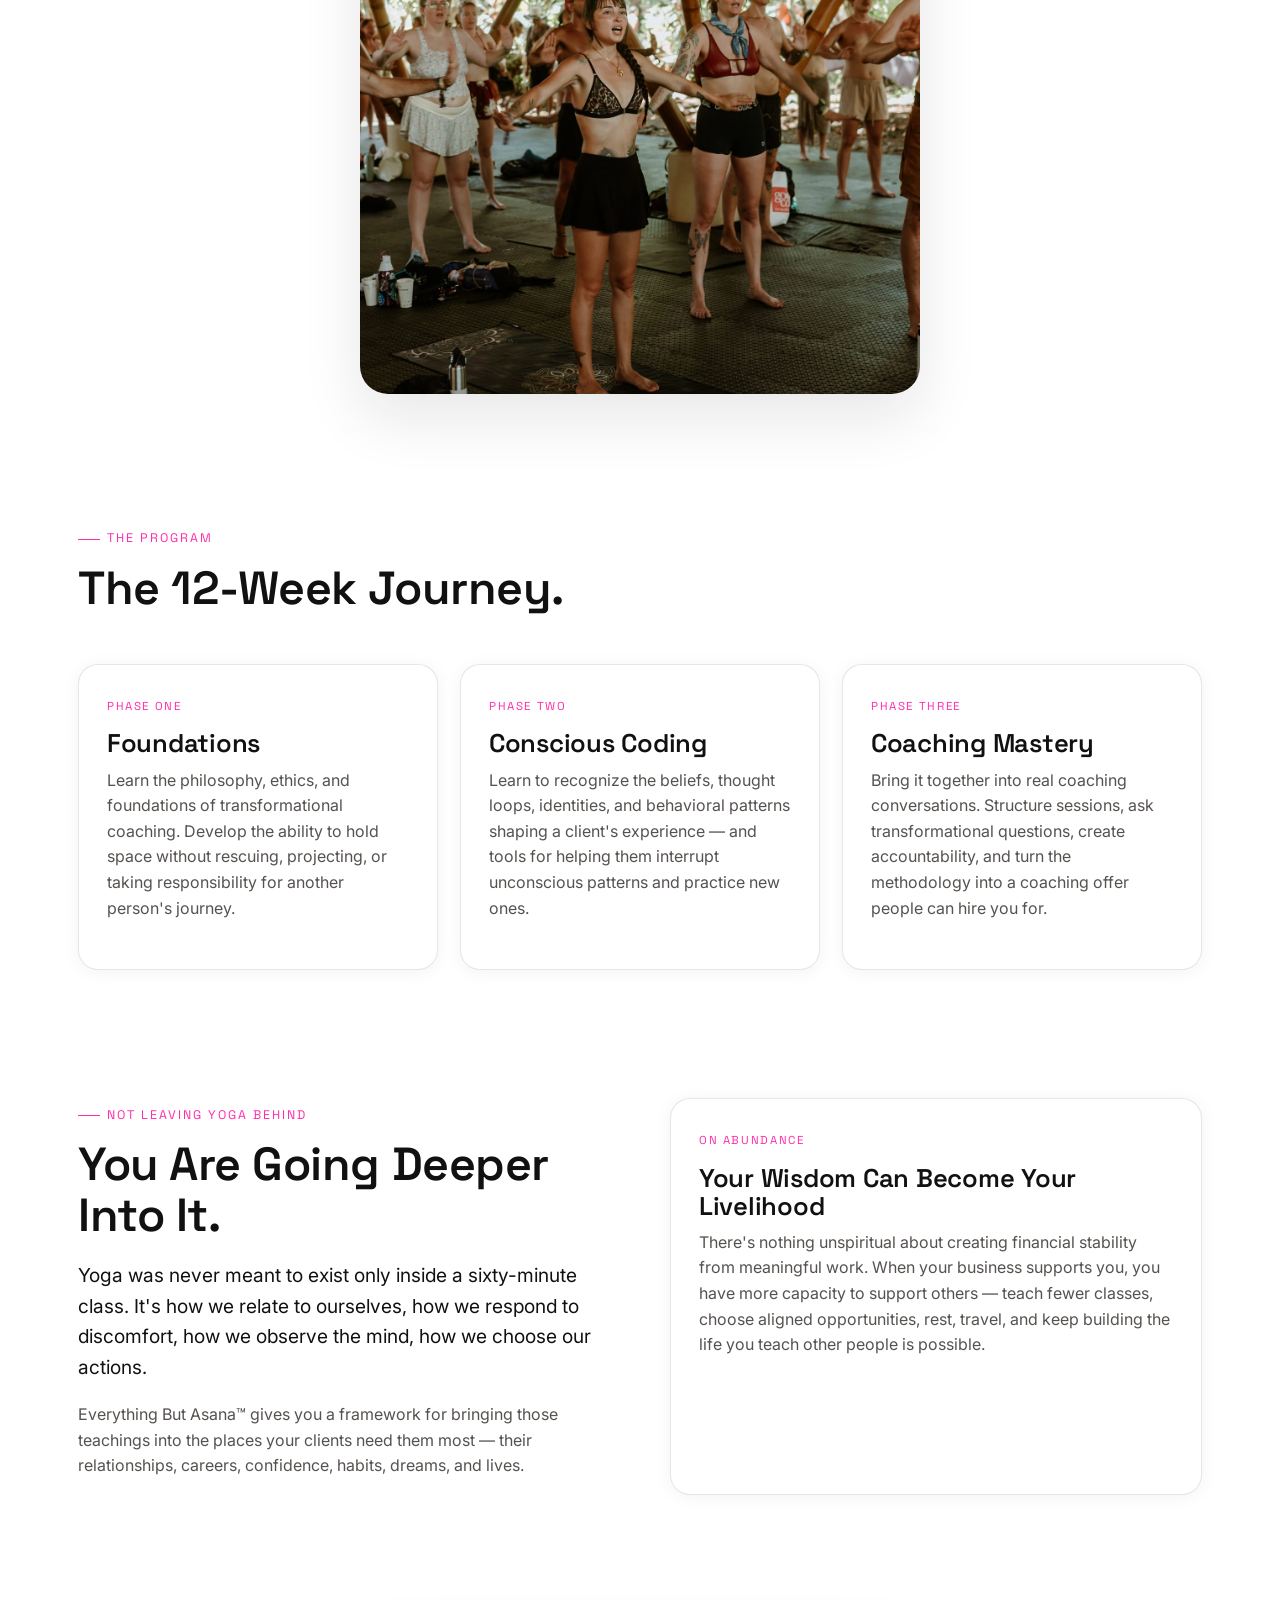
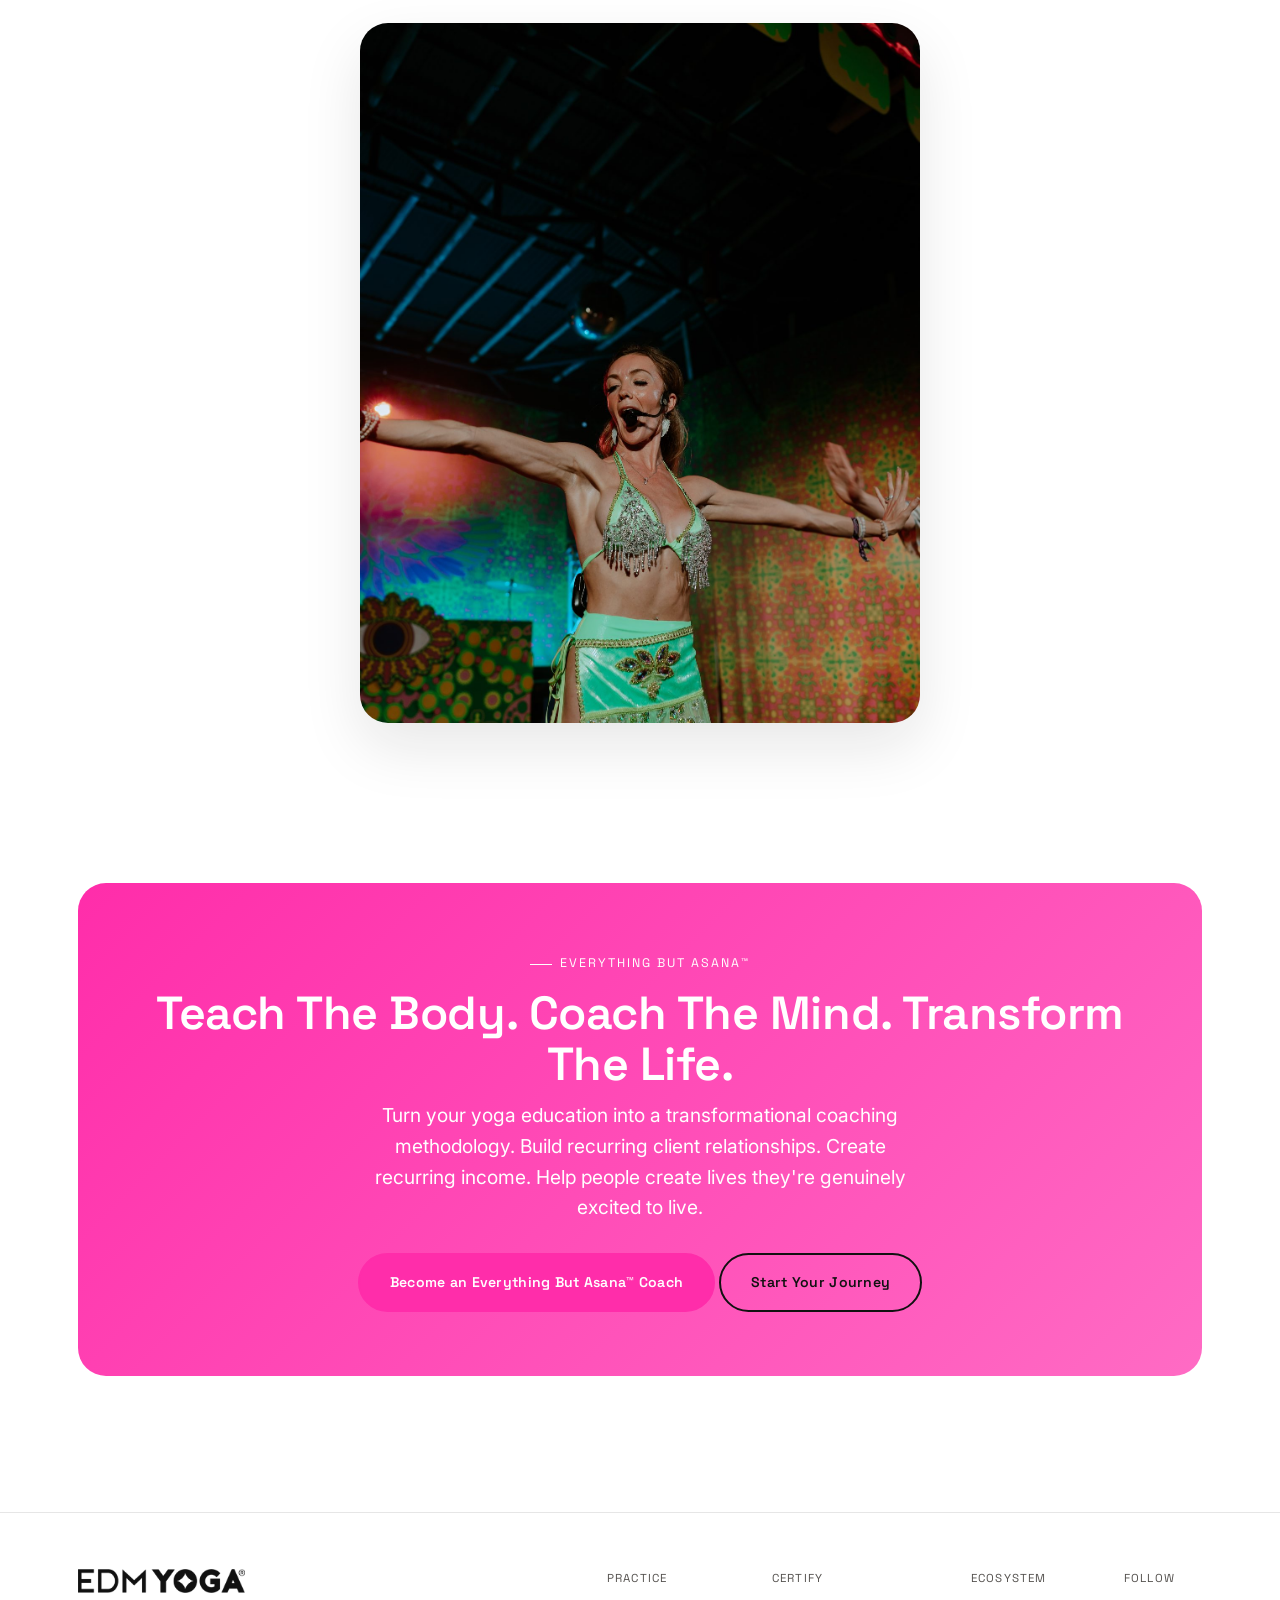
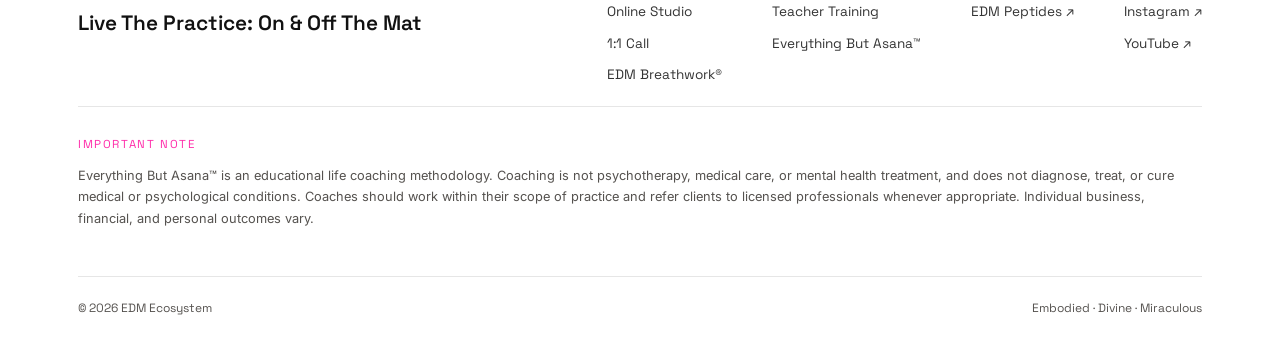
<file: everything-but-asana.html>
<!DOCTYPE html>
<html lang="en">
<head>
<meta charset="UTF-8">
<meta name="viewport" content="width=device-width, initial-scale=1.0">
<title>Everything But Asana™ — Life Coaching Certification | EDM Yoga</title>
<meta name="description" content="Everything But Asana™ is Christina Joy's signature life coaching methodology — turn yogic wisdom into a coaching business with recurring clients and recurring revenue.">
<link rel="stylesheet" href="style.css">
</head>
<body>

<header class="site-nav">
  <div class="nav-inner">
    <a href="index.html" class="brand"><img src="assets/edm-yoga-wordmark-black.png" alt="EDM Yoga" class="brand-logo"></a>
    <button class="nav-toggle" aria-label="Toggle menu">☰</button>
    <nav class="nav-links">
      <a href="index.html">Home</a>
      <a href="book-a-call.html">1:1 Call</a>
      <a href="online-studio.html">Online Studio</a>
      <a href="teacher-training.html">Teacher Training</a>
      <a href="everything-but-asana.html" class="active">Everything But Asana™</a>
      <a href="breathwork.html">EDM Breathwork®</a>
      <a href="retreat.html">Retreat</a>
      <a href="https://www.edmpeptides.com" class="ext">Peptides ↗</a>
    </nav>
  </div>
</header>

<section class="hero">
  <div class="wrap">
    <div class="photo-full tall" style="margin-bottom:40px;">
      <img src="assets/photos/breathwork-lounge-speaking.jpg" alt="Christina Joy coaching a room, live">
    </div>
    <div class="eyebrow" style="justify-content:center;">Life Coaching Certification · with Christina Joy</div>
    <h1>Everything But Asana™</h1>
    <p class="lead">Turn yogic wisdom into a coaching business that changes lives. You already know how to guide people through the body. Now learn how to guide them through their lives.</p>
    <div class="cta-row">
      <a href="https://edmyoga.teachable.com/p/life-coaching-certification" class="btn">Become an Everything But Asana™ Coach</a>
      <a href="#journey" class="btn ghost">See the 12-week journey</a>
    </div>
  </div>
</section>

<section class="tight">
  <div class="wrap">
    <div class="divider-breath"><span class="dot"></span><span class="rule"></span></div>
    <div class="split-photo reverse">
      <div class="photo-full">
        <img src="assets/photos/dance-headset-green.jpg" alt="Christina Joy, headset on, mid-teaching">
      </div>
      <div>
        <div class="eyebrow">The methodology</div>
        <h2>Yogic Philosophy Meets Real Coaching Work.</h2>
        <p class="lead">Everything But Asana™ is Christina Joy's signature life coaching methodology, created for yoga teachers, wellness leaders, and heart-led entrepreneurs ready to take the philosophy off the mat and turn it into a one-on-one coaching practice.</p>
        <p>This is where yogic philosophy meets mindset work, manifestation, nervous system awareness, and practical cognitive behavioral coping tools — plus a sustainable offer built on recurring clients and recurring revenue.</p>
      </div>
    </div>
  </div>
</section>

<section class="tight">
  <div class="wrap">
    <div class="split">
      <div>
        <div class="eyebrow">Beyond the pose</div>
        <h2>Your Yoga Practice Was Never Just About the Poses.</h2>
        <p class="lead">You learned the asanas. You learned how to hold space. You learned how to breathe through discomfort. But what happens when your student rolls up their mat — struggling with relationships, confidence, purpose, habits, or the patterns they keep repeating?</p>
        <p>Everything But Asana™ teaches you how to work with the person behind the pose — equipped to support clients one-on-one as they integrate yogic wisdom into their actual lives.</p>
      </div>
      <div class="pill-list">
        <span class="pill">Asanas</span>
        <span class="pill">Holding Space</span>
        <span class="pill">Breath Through Discomfort</span>
        <span class="pill">Presence</span>
        <span class="pill">Non-Attachment</span>
        <span class="pill">Self-Study</span>
        <span class="pill">Discipline</span>
        <span class="pill">Surrender</span>
        <span class="pill">Awareness</span>
      </div>
    </div>
  </div>
</section>

<section class="tight">
  <div class="wrap">
    <div class="split">
      <div class="card">
        <div class="tag">The ceiling</div>
        <h3>Teaching Has a Natural Limit</h3>
        <p>There's enormous value in teaching yoga. But there's also a natural ceiling when your income depends entirely on how many classes you can physically teach.</p>
        <div class="staccato" style="margin-top:18px;">
          <p>Recurring appointments.</p>
          <p>Recurring invoices.</p>
          <p>Recurring transformation.</p>
        </div>
      </div>
      <div>
        <div class="eyebrow">The shift</div>
        <h2>From Yoga Teacher to Transformational Coach.</h2>
        <p class="lead">Everything But Asana™ gives you another path — a roster of private coaching clients who work with you every week, choosing to stay inside your coaching ecosystem because the work is genuinely changing their lives.</p>
        <p>Not through hustling harder. Not through teaching seven classes a day. Through becoming extraordinarily valuable to the people you serve. Recurring revenue becomes the sacred structure that allows infinite abundance to flow into your business.</p>
      </div>
    </div>
  </div>
</section>

<section class="tight">
  <div class="wrap">
    <div class="section-head center">
      <div class="eyebrow" style="justify-content:center;">The Everything But Asana™ Method</div>
      <h2>Three Layers of Change.</h2>
      <p class="lead">Rooted in the limbs of yoga beyond the physical practice, expanded into a modern framework for personal transformation.</p>
    </div>
    <div class="grid cols-3">
      <div class="card">
        <div class="tag">01 — Witness</div>
        <h3>Become the Observer</h3>
        <p>Help clients become the observer of their thoughts, emotions, behaviors, and patterns — witnessing what's happening with loving awareness instead of unconsciously reacting. This is where change begins.</p>
      </div>
      <div class="card">
        <div class="tag">02 — Release</div>
        <h3>Question the Pattern</h3>
        <p>Once a pattern can be witnessed, it can be questioned. Tools for examining limiting beliefs, conditioned responses, outdated identities, coping mechanisms, and stories that no longer serve the life your client wants.</p>
      </div>
      <div class="card">
        <div class="tag">03 — Realign</div>
        <h3>Consciously Choose What's Next</h3>
        <p>New thoughts. New behaviors. New standards. New boundaries. New habits. The goal isn't perfection — it's conscious participation in the creation of their life.</p>
      </div>
    </div>
  </div>
</section>

<section class="tight">
  <div class="wrap">
    <div class="section-head center">
      <div class="eyebrow" style="justify-content:center;">A Multi-Dimensional Framework</div>
      <h2>The 3D · 4D · 5D Framework.</h2>
      <p class="lead">Everything But Asana™ teaches you to look at transformation through multiple dimensions of experience.</p>
    </div>
    <div class="grid cols-3">
      <div class="card">
        <div class="tag">3D — The Body</div>
        <h3>Physical Reality</h3>
        <p>Habits. Environment. Behavior. Embodiment. Daily choices. What is actually happening in your client's life?</p>
      </div>
      <div class="card">
        <div class="tag">4D — Breath & Nervous System</div>
        <h3>The Space Between</h3>
        <p>The space between stimulus and response. Breath becomes a bridge back into presence, so your client can respond consciously instead of automatically reacting from an old pattern.</p>
      </div>
      <div class="card">
        <div class="tag">5D — Mind & Possibility</div>
        <h3>Belief & Becoming</h3>
        <p>Beliefs. Identity. Vision. Meaning. Intention. Working with manifestation as a practice of becoming conscious of what we repeatedly think, believe, embody, and move toward.</p>
      </div>
    </div>
  </div>
</section>

<section class="tight">
  <div class="wrap">
    <div class="section-head">
      <div class="eyebrow">The toolkit</div>
      <h2>Coach the Whole Human.</h2>
    </div>
    <div class="grid cols-3">
      <div class="card">
        <div class="tag">Foundation</div>
        <h3>Yogic Philosophy</h3>
        <p>The Yamas & Niyamas, self-study, non-attachment, discipline, surrender, presence, and the deeper teachings of yoga as a way of life.</p>
      </div>
      <div class="card">
        <div class="tag">Mindset</div>
        <h3>Cognitive Behavioral Tools</h3>
        <p>Helping clients notice the connection between thoughts, feelings, and behaviors while developing healthier coping strategies and new responses.</p>
      </div>
      <div class="card">
        <div class="tag">Creation</div>
        <h3>Manifestation & Conscious Creation</h3>
        <p>Exploring intention, identity, attention, expectation, and aligned action so clients become active participants in creating their future.</p>
      </div>
      <div class="card">
        <div class="tag">Regulation</div>
        <h3>Nervous System Awareness</h3>
        <p>Helping clients recognize when they're operating from activation, avoidance, or survival patterns — and giving them tools to return to presence.</p>
      </div>
      <div class="card">
        <div class="tag">Practice</div>
        <h3>Meditation & Breathwork</h3>
        <p>Using the breath and awareness practices as tools for regulation, reflection, and integration.</p>
      </div>
      <div class="card">
        <div class="tag">Living it</div>
        <h3>Embodiment</h3>
        <p>Because knowing something intellectually is very different from living it.</p>
      </div>
    </div>
  </div>
</section>

<section class="tight">
  <div class="wrap">
    <div class="split">
      <div>
        <div class="eyebrow">Real coaching skill</div>
        <h2>This Is Coaching You Can Actually Use.</h2>
        <p class="lead">You're not simply collecting another certification — you're learning how to sit across from another human being and confidently guide the conversation.</p>
      </div>
      <div class="card">
        <p style="margin-bottom:10px;">How to listen beneath the words.</p>
        <p style="margin-bottom:10px;">How to recognize patterns.</p>
        <p style="margin-bottom:10px;">How to ask better questions.</p>
        <p style="margin-bottom:10px;">How to help a client find their own answers.</p>
        <p style="margin-bottom:10px;">How to create meaningful practices between sessions.</p>
        <p style="margin-bottom:10px;">How to track transformation over time.</p>
        <p style="margin-bottom:0;">How to hold loving accountability without trying to control someone's journey.</p>
      </div>
    </div>
    <blockquote style="margin-top:40px;">
      How to help someone transform without believing you need to fix them.
    </blockquote>
  </div>
</section>

<section class="tight">
  <div class="wrap">
    <div class="section-head center">
      <div class="eyebrow" style="justify-content:center;">The business model</div>
      <h2>Build the Business Around the Transformation.</h2>
      <p class="lead" style="max-width:640px;margin:0 auto;">Instead of endlessly selling individual sessions, create an ongoing relationship where clients pay weekly or monthly for continued guidance, accountability, and support.</p>
    </div>
    <div class="stat-row" style="justify-content:center;">
      <div class="stat"><div class="n">1</div><div class="l">Client Becomes Recurring Revenue</div></div>
      <div class="stat"><div class="n">5</div><div class="l">Clients Become Stability</div></div>
      <div class="stat"><div class="n">10</div><div class="l">Clients Transform the Economics</div></div>
    </div>
    <p style="text-align:center; max-width:600px; margin:24px auto 0;">This is how the teacher once piecing together classes, privates, and events begins building an actual business. Your invoices become infrastructure — a sacred structure supporting your mission, your lifestyle, and your ability to serve.</p>
  </div>
</section>

<section class="tight">
  <div class="wrap">
    <div class="star-divider"><span class="star"></span></div>
    <p class="statement">Your Purpose Deserves a Business Model.</p>
  </div>
</section>

<section class="tight">
  <div class="wrap">
    <div class="section-head center">
      <div class="eyebrow" style="justify-content:center;">Who this is for</div>
      <h2>You'll Recognize Yourself Here.</h2>
    </div>
    <div class="grid cols-3">
      <div class="card"><p style="color:var(--cream);">"I know I have more to offer than teaching poses."</p></div>
      <div class="card"><p style="color:var(--cream);">"I'm already the person my students come to for advice."</p></div>
      <div class="card"><p style="color:var(--cream);">"I want a more sustainable income than teaching classes alone."</p></div>
      <div class="card"><p style="color:var(--cream);">"I want private clients but don't know exactly what I'd coach them on."</p></div>
      <div class="card"><p style="color:var(--cream);">"I love yoga philosophy and want to bring it into modern life."</p></div>
      <div class="card"><p style="color:var(--cream);">"I want a business that feels spiritual AND financially abundant."</p></div>
    </div>
  </div>
</section>

<section class="tight">
  <div class="wrap">
    <div class="photo-full square" style="max-width:560px; margin:0 auto;">
      <img src="assets/photos/pavilion-arms-out-speaking.jpg" alt="Guiding a group, live" style="object-position: center 20%;">
    </div>
  </div>
</section>

<section class="tight" id="journey">
  <div class="wrap">
    <div class="section-head">
      <div class="eyebrow">The program</div>
      <h2>The 12-Week Journey.</h2>
    </div>
    <div class="grid cols-3">
      <div class="card">
        <div class="tag">Phase One</div>
        <h3>Foundations</h3>
        <p>Learn the philosophy, ethics, and foundations of transformational coaching. Develop the ability to hold space without rescuing, projecting, or taking responsibility for another person's journey.</p>
      </div>
      <div class="card">
        <div class="tag">Phase Two</div>
        <h3>Conscious Coding</h3>
        <p>Learn to recognize the beliefs, thought loops, identities, and behavioral patterns shaping a client's experience — and tools for helping them interrupt unconscious patterns and practice new ones.</p>
      </div>
      <div class="card">
        <div class="tag">Phase Three</div>
        <h3>Coaching Mastery</h3>
        <p>Bring it together into real coaching conversations. Structure sessions, ask transformational questions, create accountability, and turn the methodology into a coaching offer people can hire you for.</p>
      </div>
    </div>
  </div>
</section>

<section class="tight">
  <div class="wrap">
    <div class="split">
      <div>
        <div class="eyebrow">Not leaving yoga behind</div>
        <h2>You Are Going Deeper Into It.</h2>
        <p class="lead">Yoga was never meant to exist only inside a sixty-minute class. It's how we relate to ourselves, how we respond to discomfort, how we observe the mind, how we choose our actions.</p>
        <p>Everything But Asana™ gives you a framework for bringing those teachings into the places your clients need them most — their relationships, careers, confidence, habits, dreams, and lives.</p>
      </div>
      <div class="card">
        <div class="tag">On abundance</div>
        <h3>Your Wisdom Can Become Your Livelihood</h3>
        <p>There's nothing unspiritual about creating financial stability from meaningful work. When your business supports you, you have more capacity to support others — teach fewer classes, choose aligned opportunities, rest, travel, and keep building the life you teach other people is possible.</p>
      </div>
    </div>
  </div>
</section>

<section class="tight">
  <div class="wrap">
    <div class="photo-full square" style="max-width:560px; margin:0 auto;">
      <img src="assets/photos/dance-prayer-green.jpg" alt="Presence, on stage and off" style="object-position: center 15%;">
    </div>
  </div>
</section>

<section>
  <div class="wrap" id="apply">
    <div class="banner">
      <div class="eyebrow" style="justify-content:center;">Everything But Asana™</div>
      <h2 style="margin-bottom:10px;">Teach the Body. Coach the Mind. Transform the Life.</h2>
      <p class="lead" style="max-width:560px;margin:0 auto 30px;">Turn your yoga education into a transformational coaching methodology. Build recurring client relationships. Create recurring income. Help people create lives they're genuinely excited to live.</p>
      <div class="cta-row">
        <a href="https://edmyoga.teachable.com/p/life-coaching-certification" class="btn">Become an Everything But Asana™ Coach</a>
        <a href="https://edmyoga.teachable.com/p/life-coaching-certification" class="btn ghost">Start Your Journey</a>
      </div>
    </div>
  </div>
</section>

<footer>
  <div class="wrap">
    <div class="foot-inner">
      <div>
        <img src="assets/edm-yoga-wordmark-black.png" alt="EDM Yoga" class="brand-logo" style="margin-bottom:14px;">
        <p class="foot-tag">Live the Practice: On & Off the Mat</p>
      </div>
      <div class="foot-links">
        <div class="foot-col">
          <span class="h">Practice</span>
          <a href="online-studio.html">Online Studio</a>
          <a href="book-a-call.html">1:1 Call</a>
          <a href="breathwork.html">EDM Breathwork®</a>
        </div>
        <div class="foot-col">
          <span class="h">Certify</span>
          <a href="teacher-training.html">Teacher Training</a>
          <a href="everything-but-asana.html">Everything But Asana™</a>
        </div>
        <div class="foot-col">
          <span class="h">Ecosystem</span>
          <a href="https://www.edmpeptides.com">EDM Peptides ↗</a>
        </div>
        <div class="foot-col">
          <span class="h">Follow</span>
          <a href="https://www.instagram.com/christinajoy.us" target="_blank" rel="noopener">Instagram ↗</a>
          <a href="https://www.youtube.com/@edmyoga" target="_blank" rel="noopener">YouTube ↗</a>
        </div>
      </div>
    </div>

    <div class="fine-print">
      <span class="label">Important note</span>
      Everything But Asana™ is an educational life coaching methodology. Coaching is not psychotherapy, medical care, or mental health treatment, and does not diagnose, treat, or cure medical or psychological conditions. Coaches should work within their scope of practice and refer clients to licensed professionals whenever appropriate. Individual business, financial, and personal outcomes vary.
    </div>

    <div class="foot-bottom">
      <span>© 2026 EDM Ecosystem</span>
      <span>Embodied · Divine · Miraculous</span>
    </div>
  </div>
</footer>

<script src="script.js"></script>
</body>
</html>
</file>
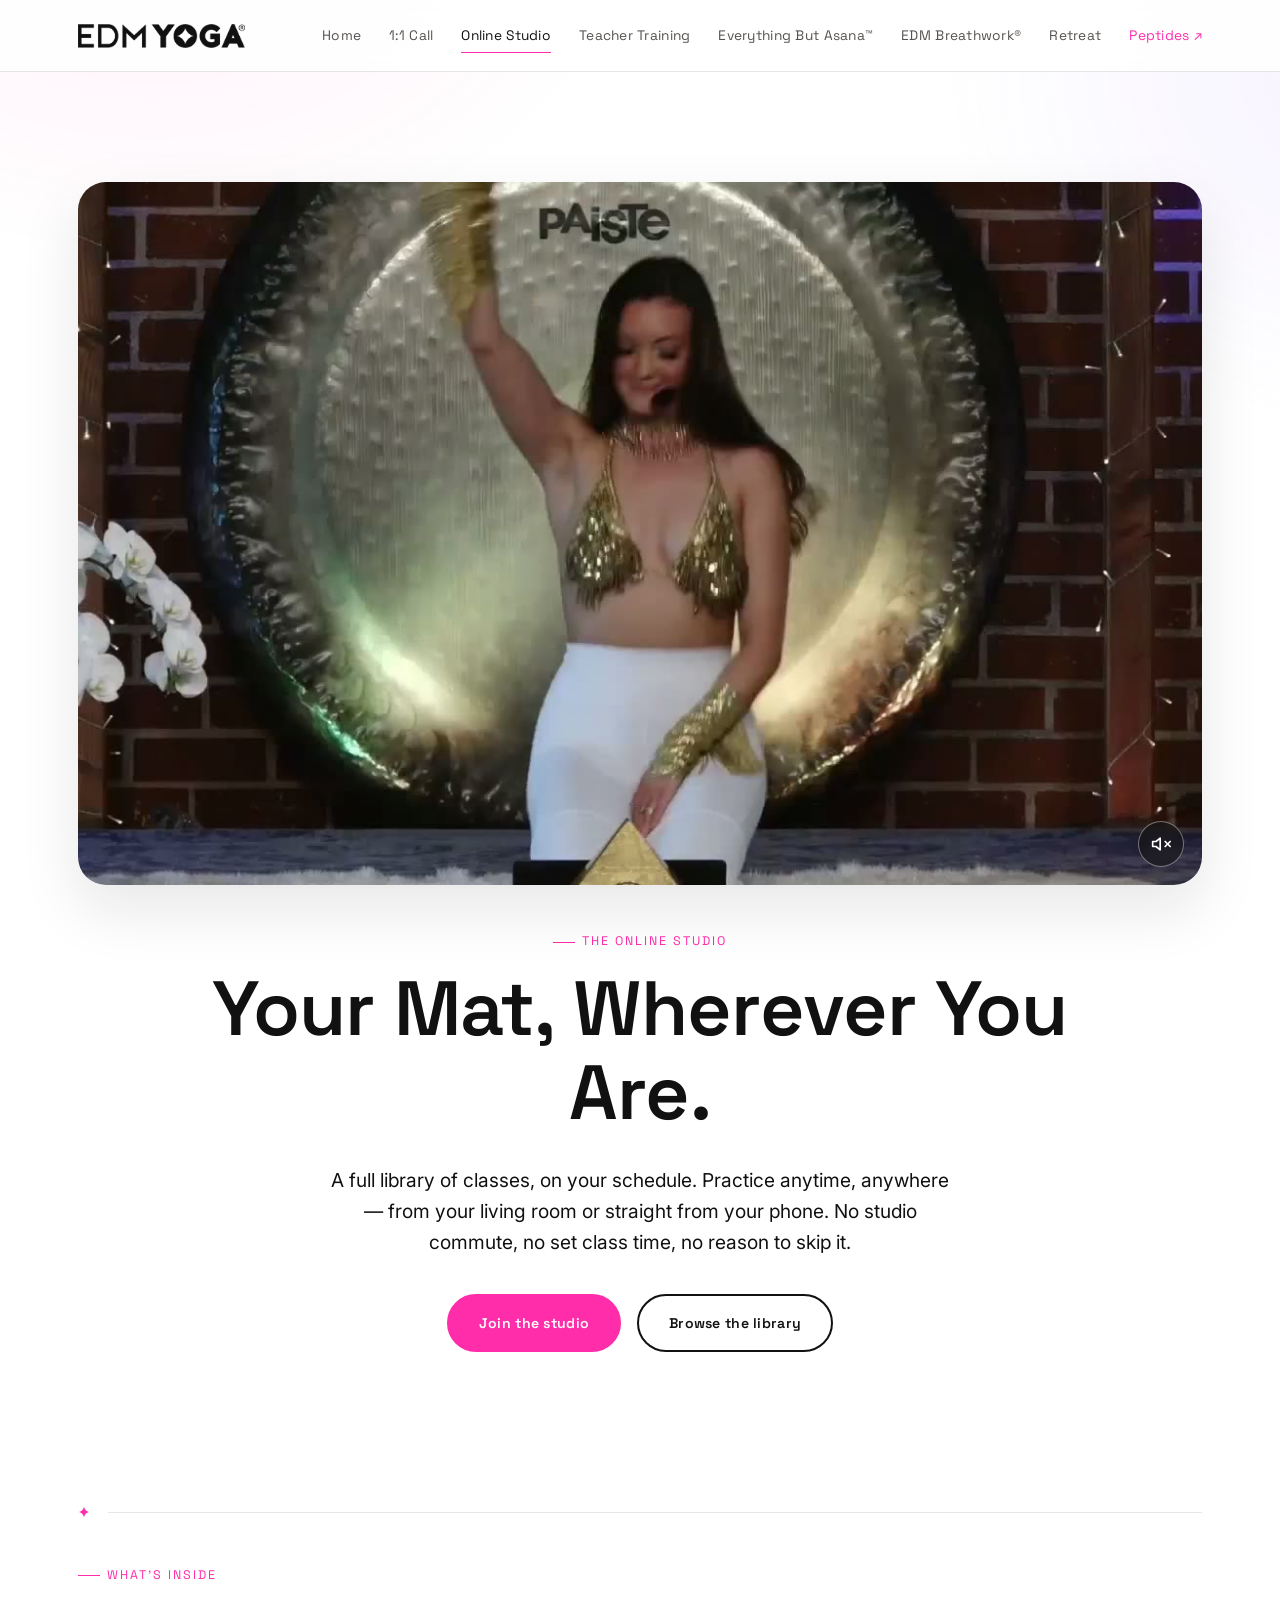
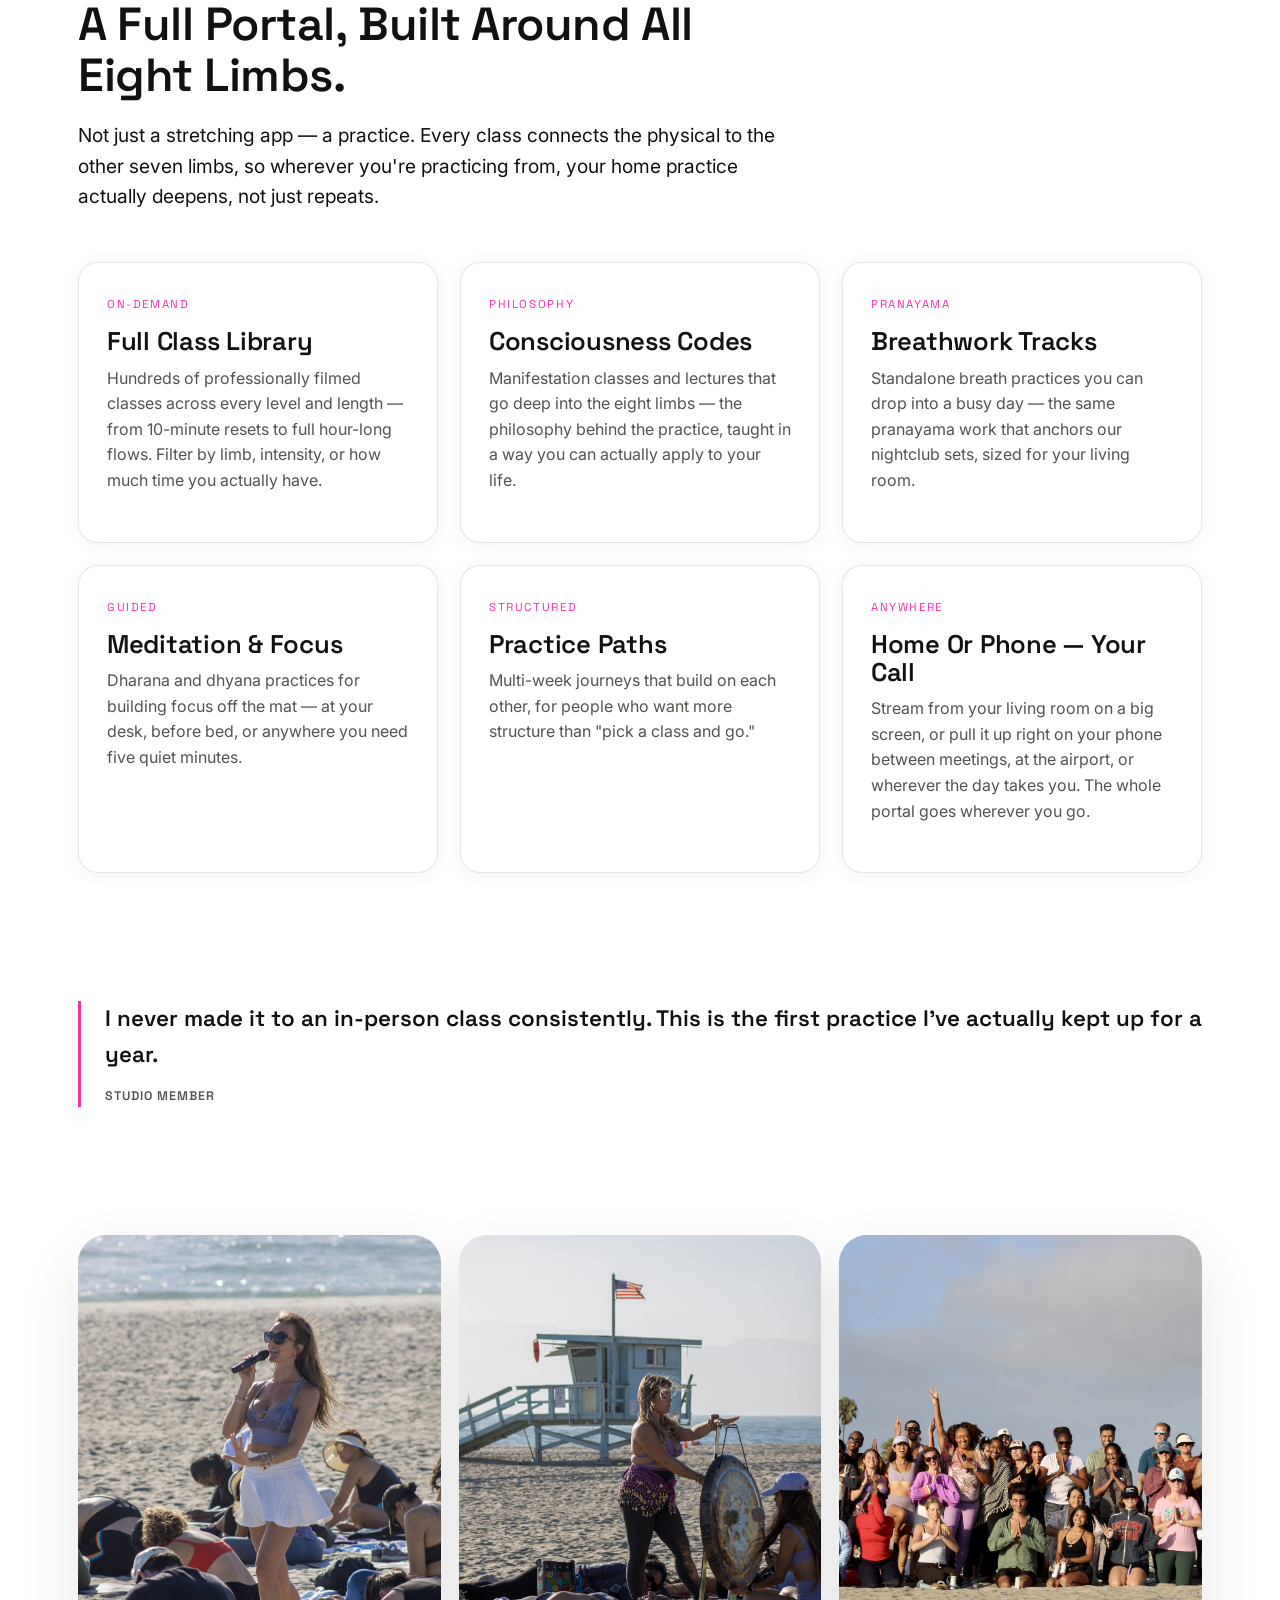
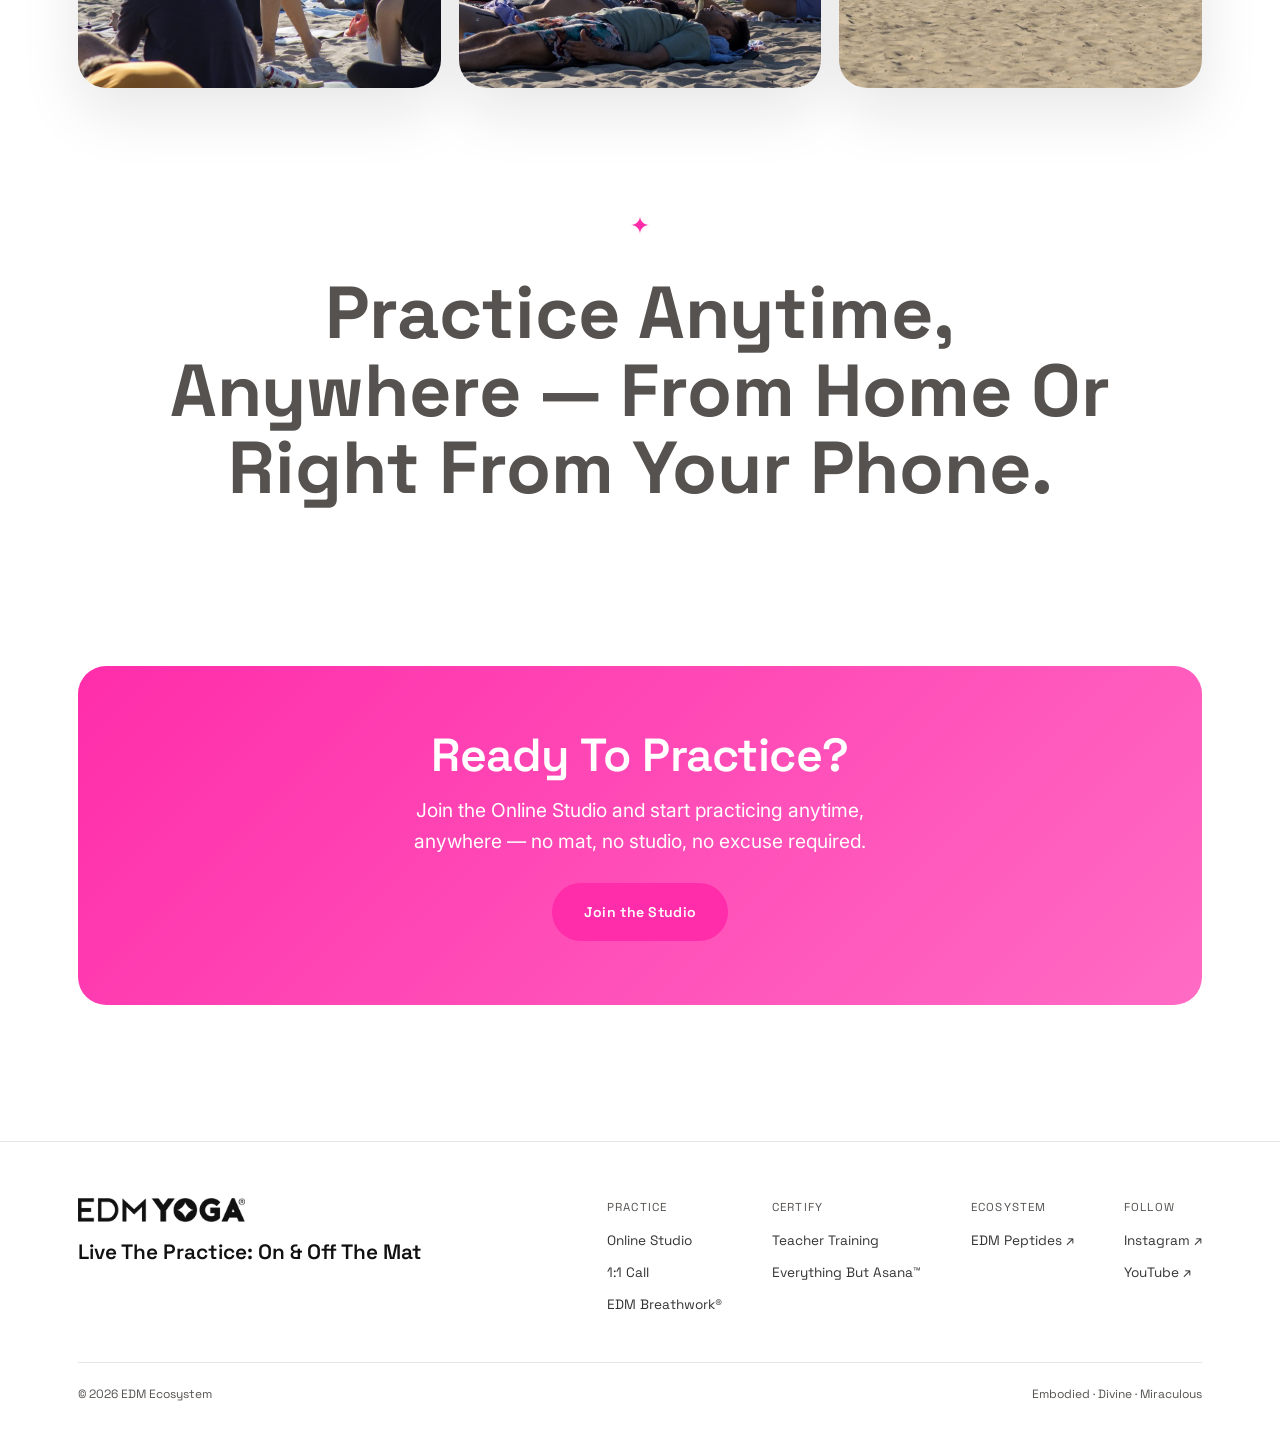
<file: online-studio.html>
<!DOCTYPE html>
<html lang="en">
<head>
<meta charset="UTF-8">
<meta name="viewport" content="width=device-width, initial-scale=1.0">
<title>The Online Studio — EDM Ecosystem</title>
<meta name="description" content="Practice anytime, anywhere — from home or right from your phone. The EDM Online Studio is a full portal of professionally filmed classes, manifestation lectures, and breathwork built around all eight limbs of yoga.">
<link rel="stylesheet" href="style.css">
</head>
<body>

<header class="site-nav">
  <div class="nav-inner">
    <a href="index.html" class="brand"><img src="assets/edm-yoga-wordmark-black.png" alt="EDM Yoga" class="brand-logo"></a>
    <button class="nav-toggle" aria-label="Toggle menu">☰</button>
    <nav class="nav-links">
      <a href="index.html">Home</a>
      <a href="book-a-call.html">1:1 Call</a>
      <a href="online-studio.html" class="active">Online Studio</a>
      <a href="teacher-training.html">Teacher Training</a>
      <a href="everything-but-asana.html">Everything But Asana™</a>
      <a href="breathwork.html">EDM Breathwork®</a>
      <a href="retreat.html">Retreat</a>
      <a href="https://www.edmpeptides.com" class="ext">Peptides ↗</a>
    </nav>
  </div>
</header>

<section class="hero">
  <div class="wrap">
    <div class="hero-video" style="margin-bottom:40px;">
      <video autoplay muted loop playsinline poster="assets/photos/online-studio-video-poster.jpg">
        <source src="assets/video/online-studio-hero.mp4" type="video/mp4">
      </video>
      <button class="sound-toggle" aria-label="Turn sound on">
        <svg class="icon-muted" viewBox="0 0 24 24" fill="none" stroke="currentColor" stroke-width="2" stroke-linecap="round" stroke-linejoin="round"><path d="M11 5 6 9H2v6h4l5 4V5Z"/><line x1="23" y1="9" x2="17" y2="15"/><line x1="17" y1="9" x2="23" y2="15"/></svg>
        <svg class="icon-unmuted" viewBox="0 0 24 24" fill="none" stroke="currentColor" stroke-width="2" stroke-linecap="round" stroke-linejoin="round" style="display:none;"><path d="M11 5 6 9H2v6h4l5 4V5Z"/><path d="M15.5 8.5a5 5 0 0 1 0 7"/><path d="M18.5 5.5a9 9 0 0 1 0 13"/></svg>
      </button>
    </div>
    <div class="eyebrow" style="justify-content:center;">The Online Studio</div>
    <h1>Your Mat, Wherever You Are.</h1>
    <p class="lead">A full library of classes, on your schedule. Practice anytime, anywhere — from your living room or straight from your phone. No studio commute, no set class time, no reason to skip it.</p>
    <div class="cta-row">
      <a href="https://edmyoga.teachable.com/p/edm-yoga" class="btn">Join the studio</a>
      <a href="#library" class="btn ghost">Browse the library</a>
    </div>
  </div>
</section>

<section class="tight" id="library">
  <div class="wrap">
    <div class="divider-breath"><span class="dot"></span><span class="rule"></span></div>
    <div class="section-head">
      <div class="eyebrow">What's inside</div>
      <h2>A Full Portal, Built Around All Eight Limbs.</h2>
      <p class="lead">Not just a stretching app — a practice. Every class connects the physical to the other seven limbs, so wherever you're practicing from, your home practice actually deepens, not just repeats.</p>
    </div>

    <div class="grid cols-3">
      <div class="card">
        <div class="tag">On-demand</div>
        <h3>Full Class Library</h3>
        <p>Hundreds of professionally filmed classes across every level and length — from 10-minute resets to full hour-long flows. Filter by limb, intensity, or how much time you actually have.</p>
      </div>
      <div class="card">
        <div class="tag">Philosophy</div>
        <h3>Consciousness Codes</h3>
        <p>Manifestation classes and lectures that go deep into the eight limbs — the philosophy behind the practice, taught in a way you can actually apply to your life.</p>
      </div>
      <div class="card">
        <div class="tag">Pranayama</div>
        <h3>Breathwork Tracks</h3>
        <p>Standalone breath practices you can drop into a busy day — the same pranayama work that anchors our nightclub sets, sized for your living room.</p>
      </div>
      <div class="card">
        <div class="tag">Guided</div>
        <h3>Meditation & Focus</h3>
        <p>Dharana and dhyana practices for building focus off the mat — at your desk, before bed, or anywhere you need five quiet minutes.</p>
      </div>
      <div class="card">
        <div class="tag">Structured</div>
        <h3>Practice Paths</h3>
        <p>Multi-week journeys that build on each other, for people who want more structure than "pick a class and go."</p>
      </div>
      <div class="card">
        <div class="tag">Anywhere</div>
        <h3>Home or Phone — Your Call</h3>
        <p>Stream from your living room on a big screen, or pull it up right on your phone between meetings, at the airport, or wherever the day takes you. The whole portal goes wherever you go.</p>
      </div>
    </div>
  </div>
</section>

<section class="tight">
  <div class="wrap">
    <blockquote>
      I never made it to an in-person class consistently. This is the first practice I've actually kept up for a year.
      <cite>Studio member</cite>
    </blockquote>
  </div>
</section>

<section class="tight">
  <div class="wrap">
    <div class="photo-grid cols-3">
      <div class="photo-full"><img src="assets/photos/beach-catcow.jpg" alt="A full-length class, professionally filmed"></div>
      <div class="photo-full"><img src="assets/photos/beach-gong.jpg" alt="Sound and stillness"></div>
      <div class="photo-full"><img src="assets/photos/beach-group-hands-up.jpg" alt="The community, together"></div>
    </div>
  </div>
</section>

<section class="tight">
  <div class="wrap">
    <div class="star-divider"><span class="star"></span></div>
    <p class="statement">Practice Anytime, Anywhere — From Home or Right From Your Phone.</p>
  </div>
</section>

<section>
  <div class="wrap">
    <div class="banner">
      <h2 style="margin-bottom:14px;">Ready to Practice?</h2>
      <p class="lead" style="max-width:520px;margin:0 auto 26px;">Join the Online Studio and start practicing anytime, anywhere — no mat, no studio, no excuse required.</p>
      <a href="https://edmyoga.teachable.com/p/edm-yoga" class="btn">Join the Studio</a>
    </div>
  </div>
</section>

<footer>
  <div class="wrap">
    <div class="foot-inner">
      <div>
        <img src="assets/edm-yoga-wordmark-black.png" alt="EDM Yoga" class="brand-logo" style="margin-bottom:14px;">
        <p class="foot-tag">Live the Practice: On & Off the Mat</p>
      </div>
      <div class="foot-links">
        <div class="foot-col">
          <span class="h">Practice</span>
          <a href="online-studio.html">Online Studio</a>
          <a href="book-a-call.html">1:1 Call</a>
          <a href="breathwork.html">EDM Breathwork®</a>
        </div>
        <div class="foot-col">
          <span class="h">Certify</span>
          <a href="teacher-training.html">Teacher Training</a>
          <a href="everything-but-asana.html">Everything But Asana™</a>
        </div>
        <div class="foot-col">
          <span class="h">Ecosystem</span>
          <a href="https://www.edmpeptides.com">EDM Peptides ↗</a>
        </div>
        <div class="foot-col">
          <span class="h">Follow</span>
          <a href="https://www.instagram.com/christinajoy.us" target="_blank" rel="noopener">Instagram ↗</a>
          <a href="https://www.youtube.com/@edmyoga" target="_blank" rel="noopener">YouTube ↗</a>
        </div>
      </div>
    </div>
    <div class="foot-bottom">
      <span>© 2026 EDM Ecosystem</span>
      <span>Embodied · Divine · Miraculous</span>
    </div>
  </div>
</footer>

<script src="script.js"></script>
</body>
</html>
</file>
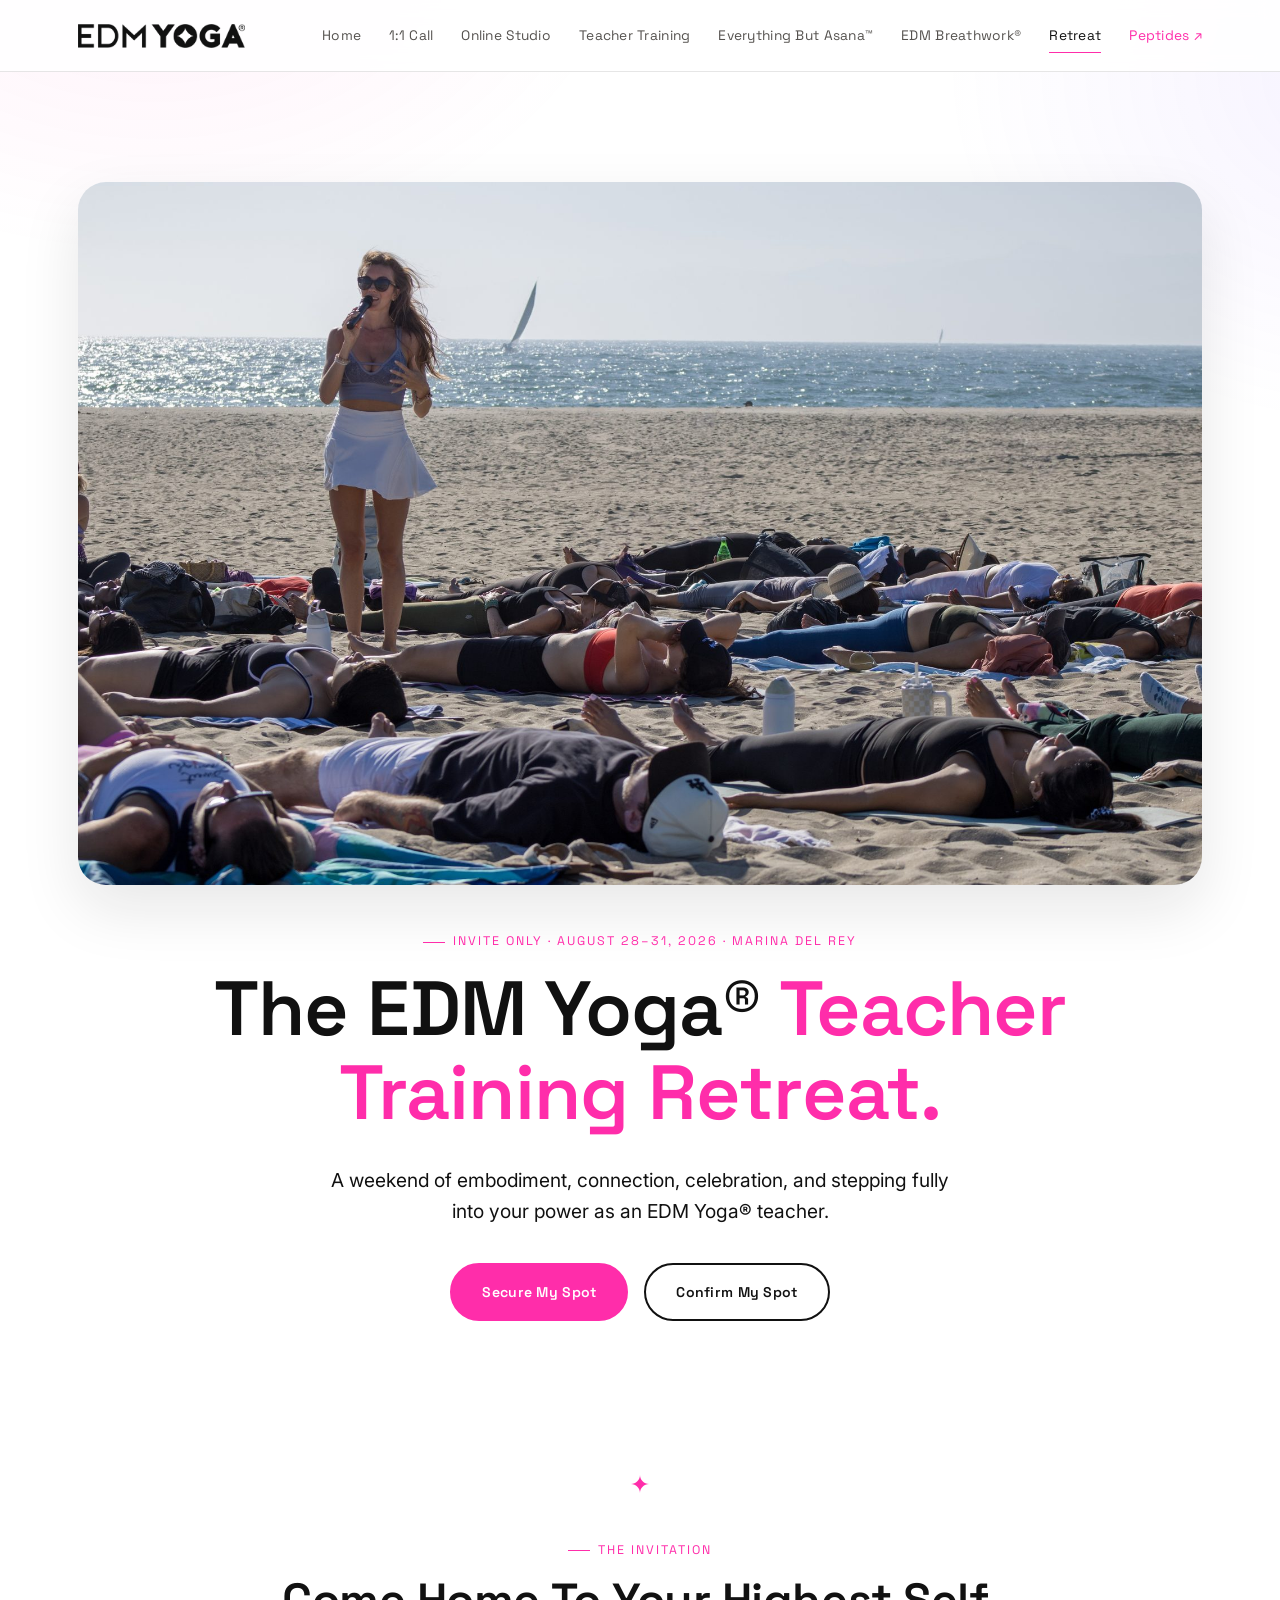
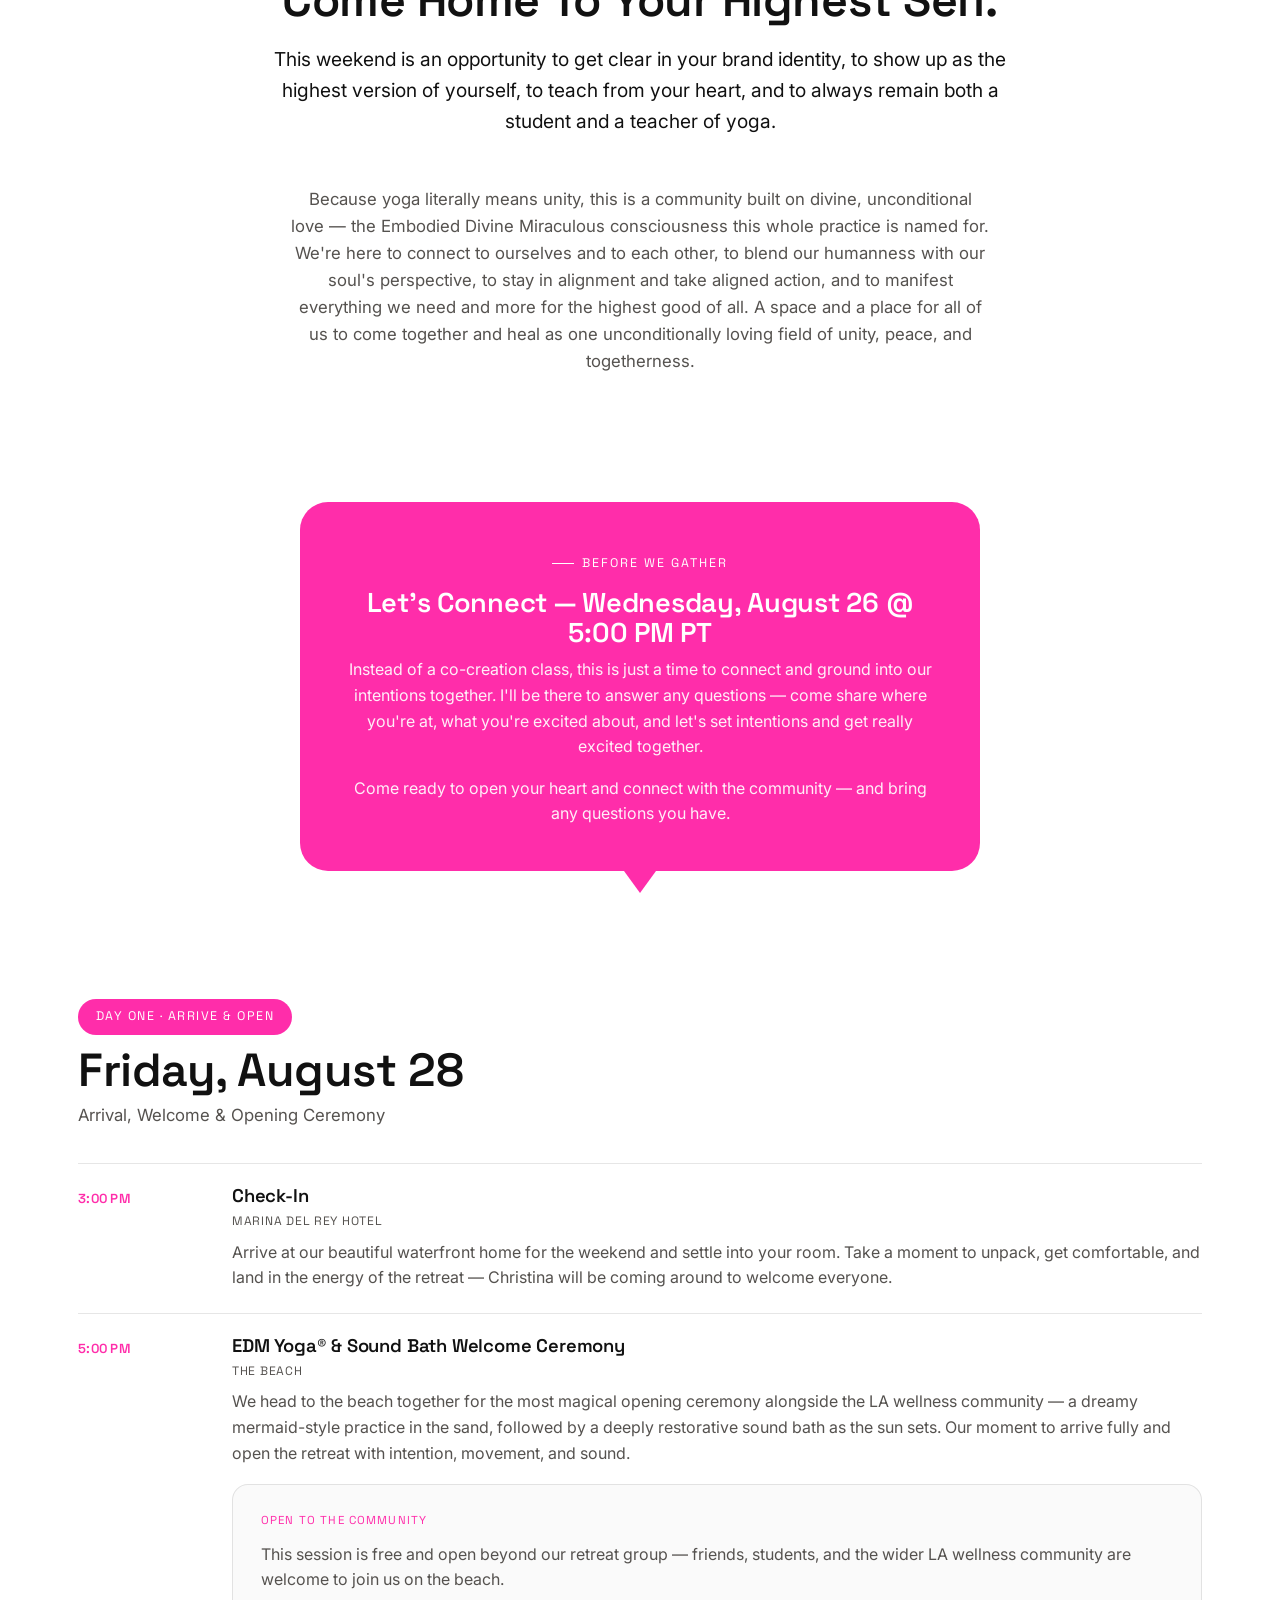
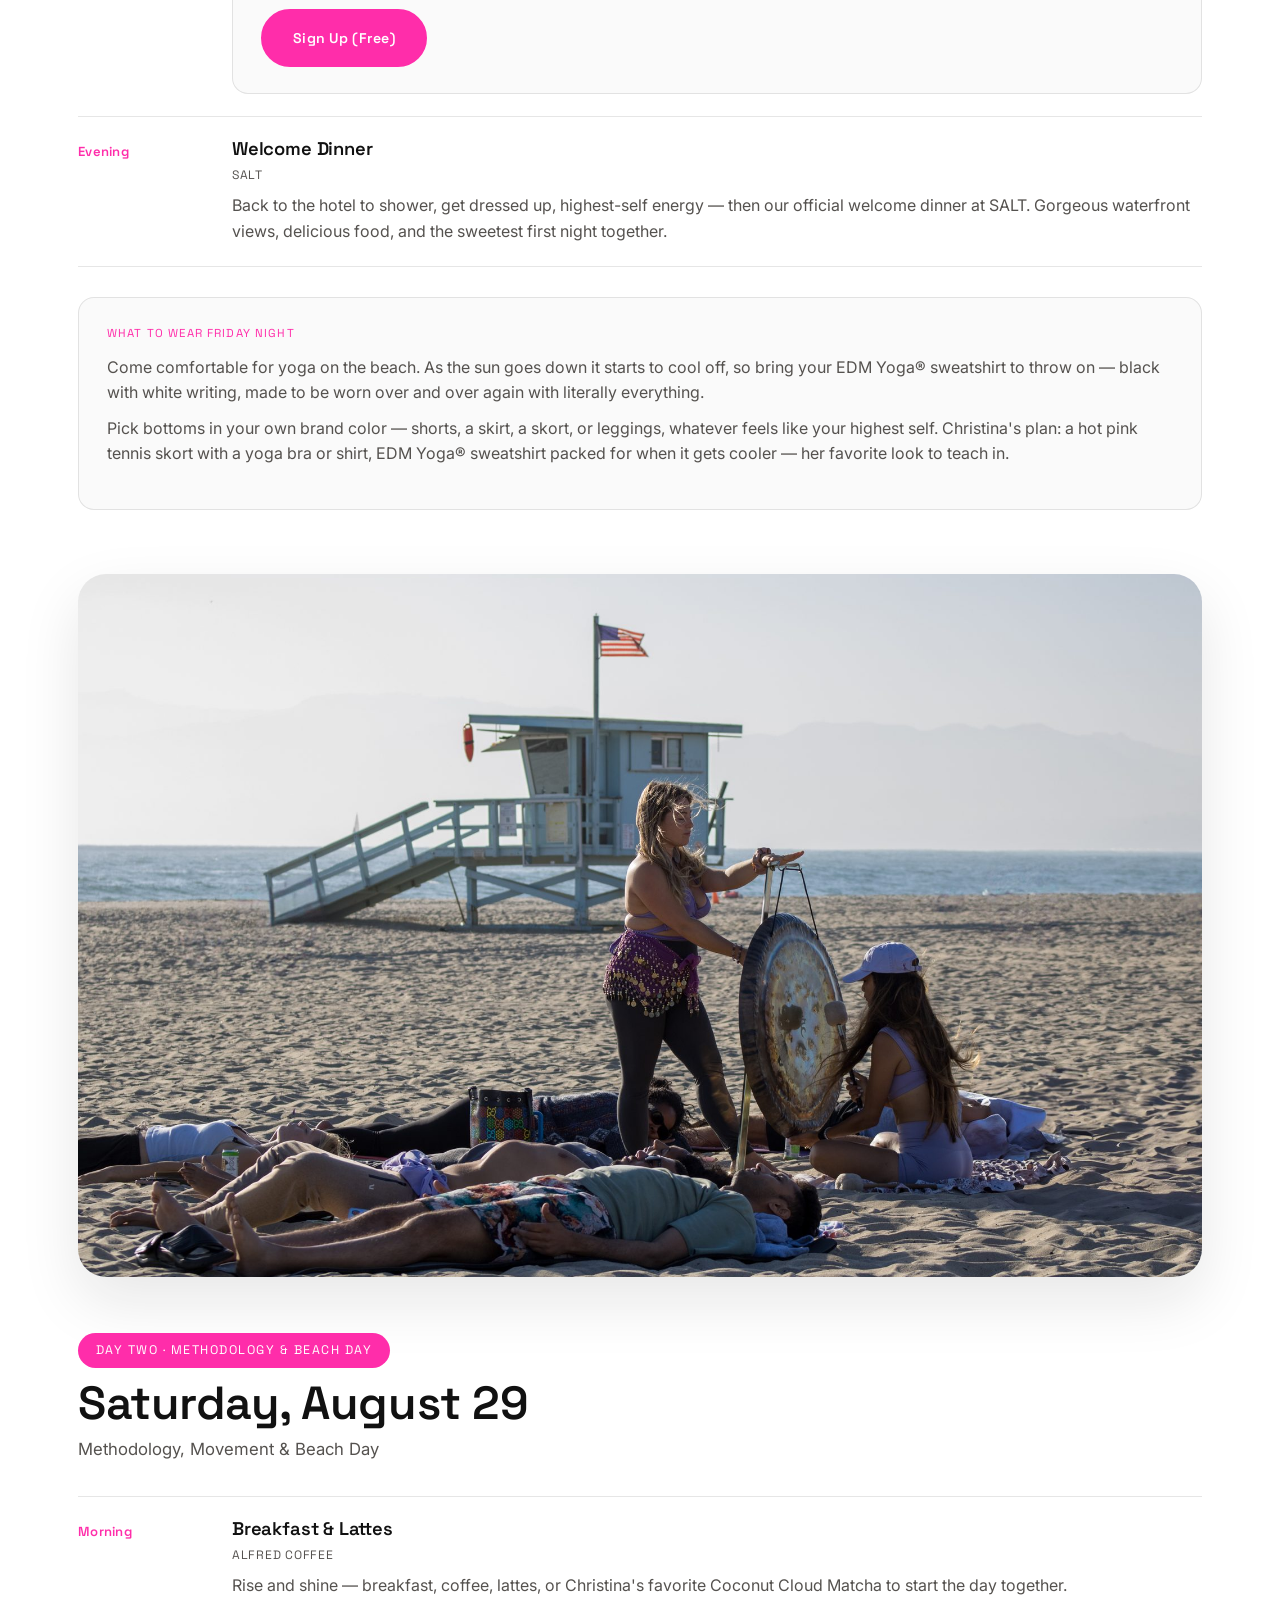
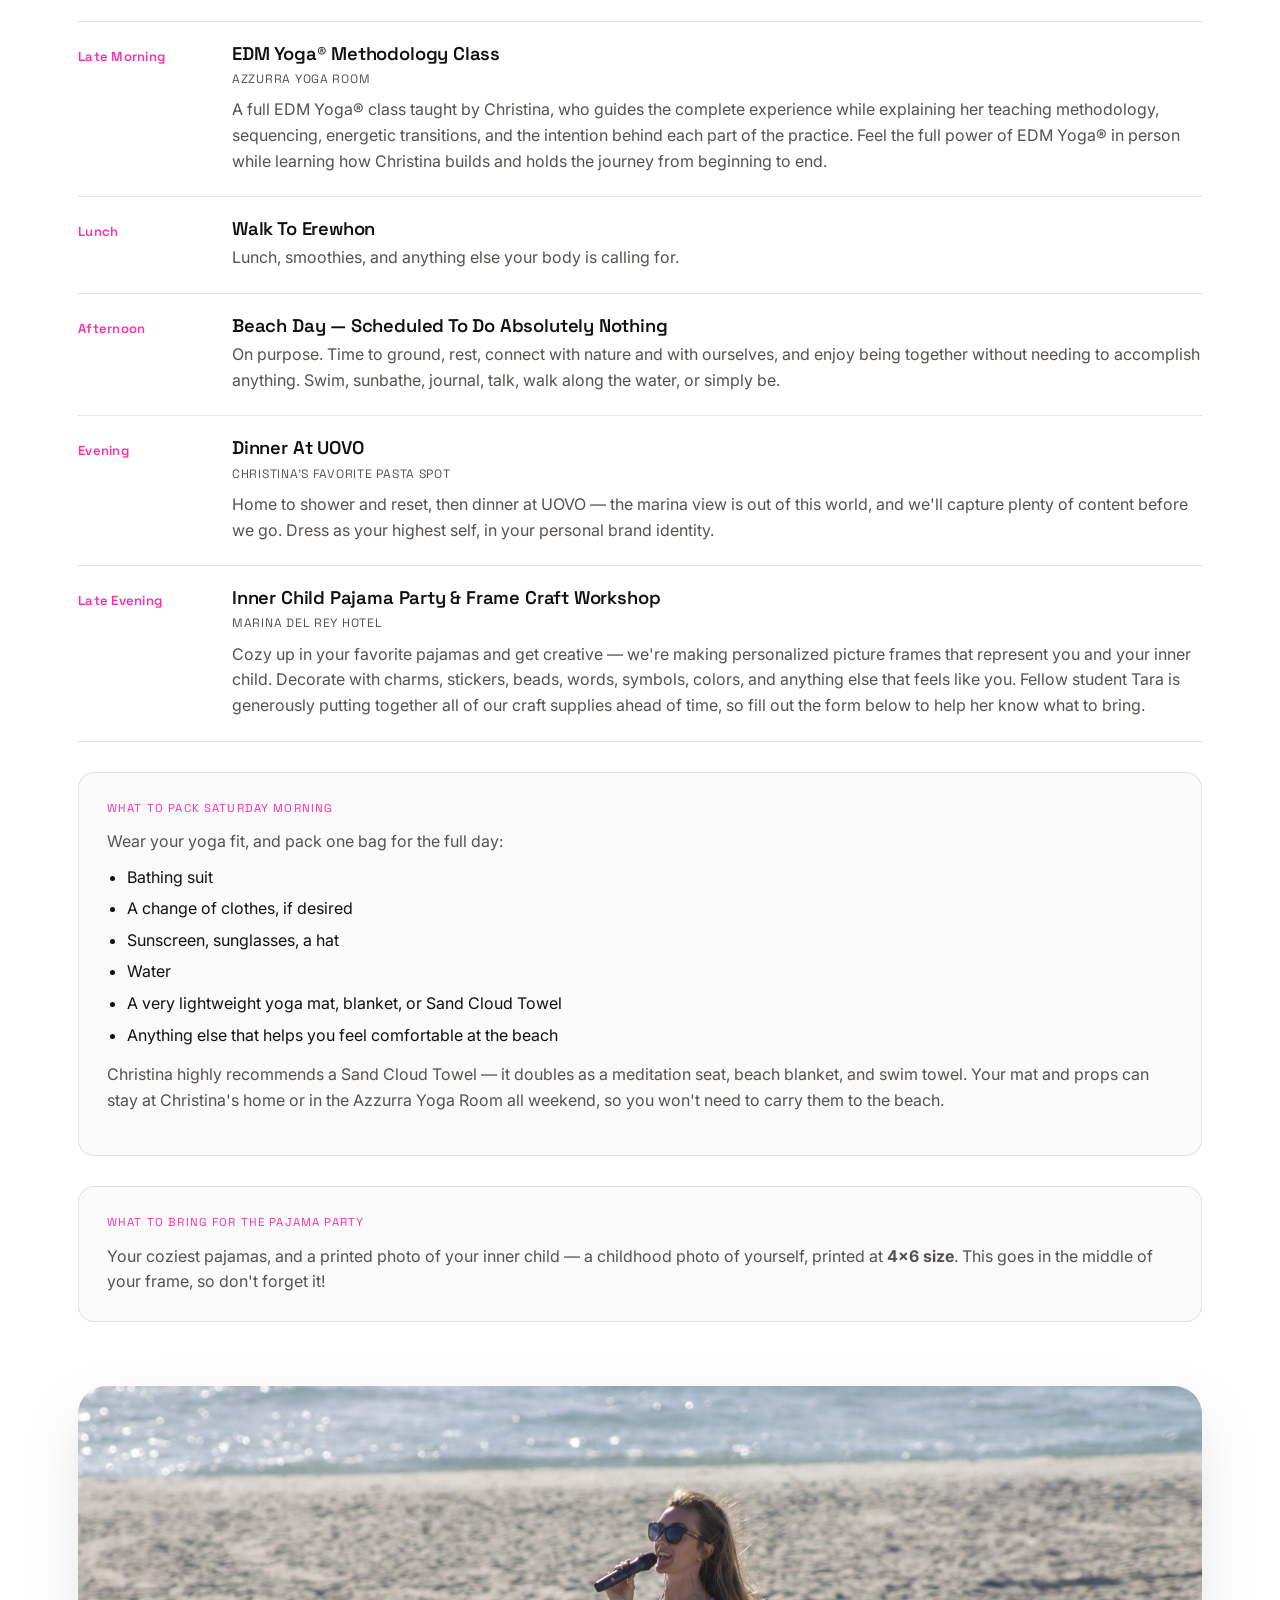
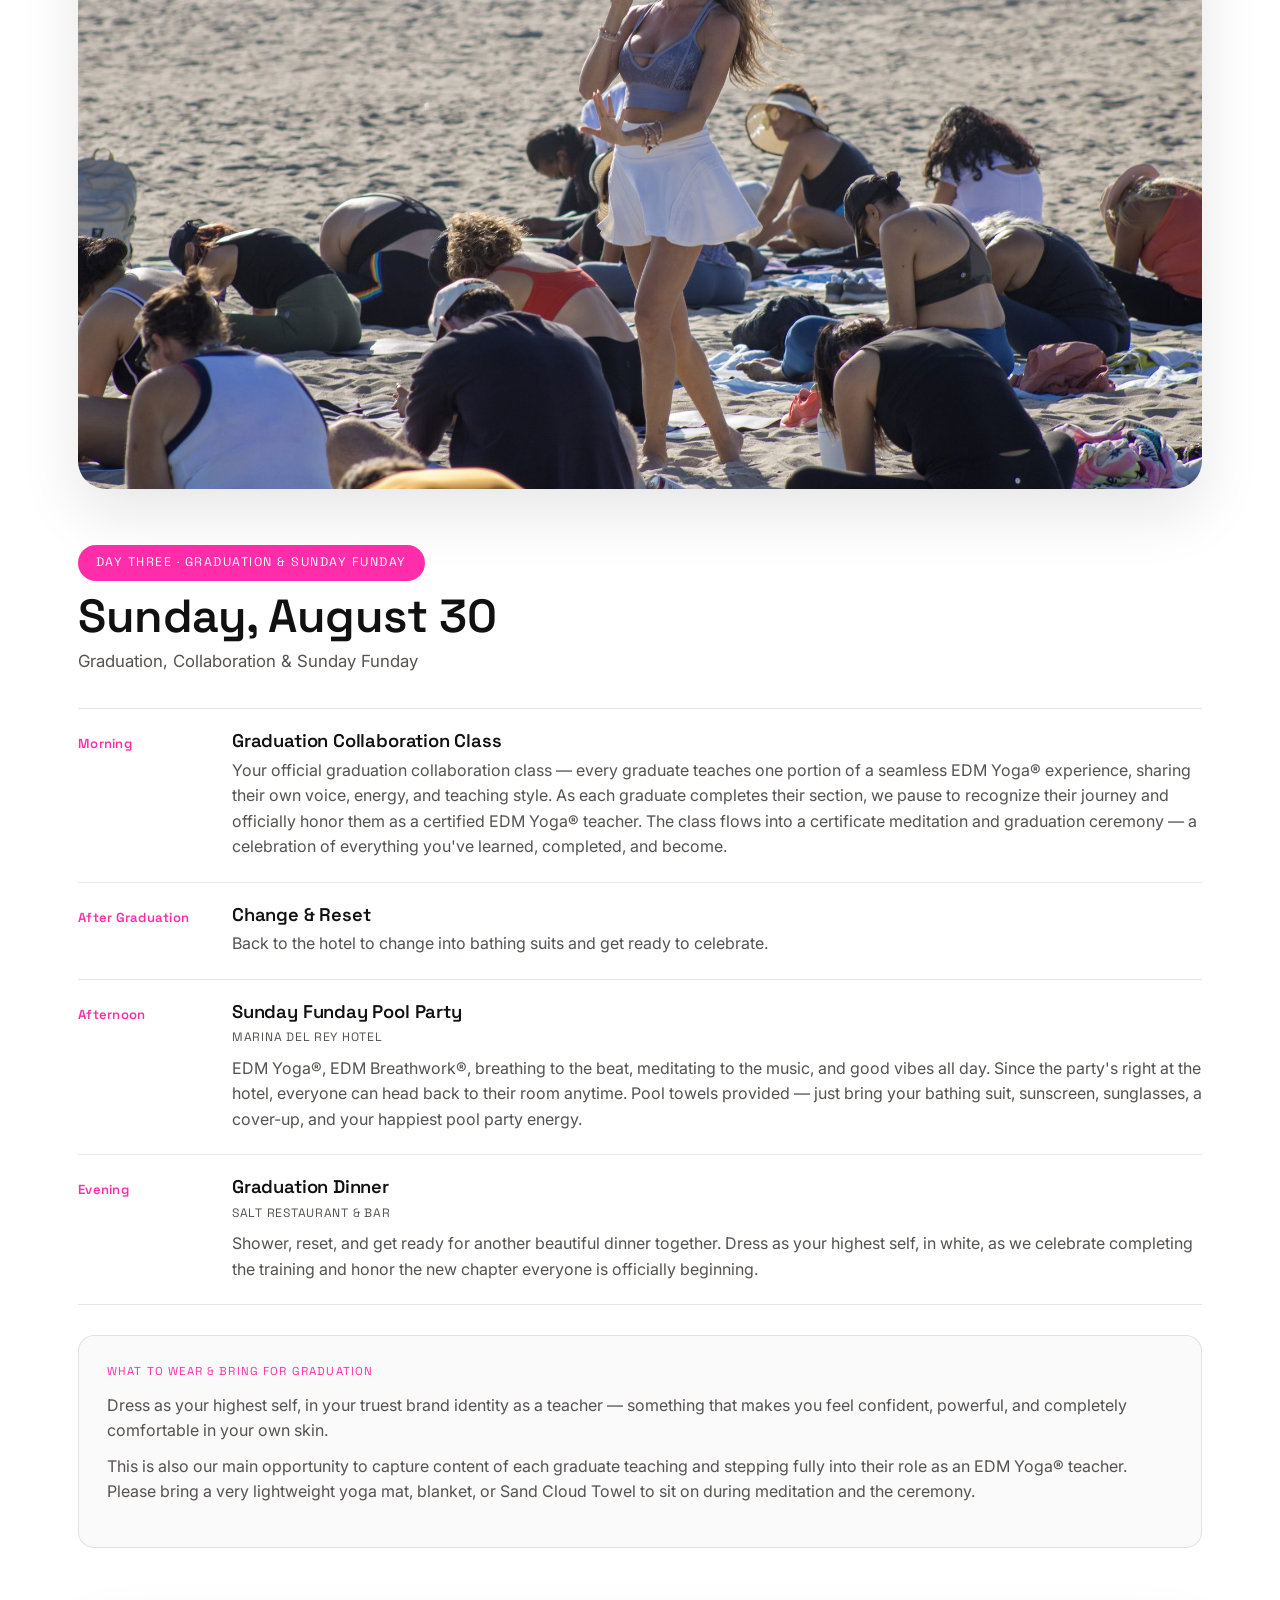
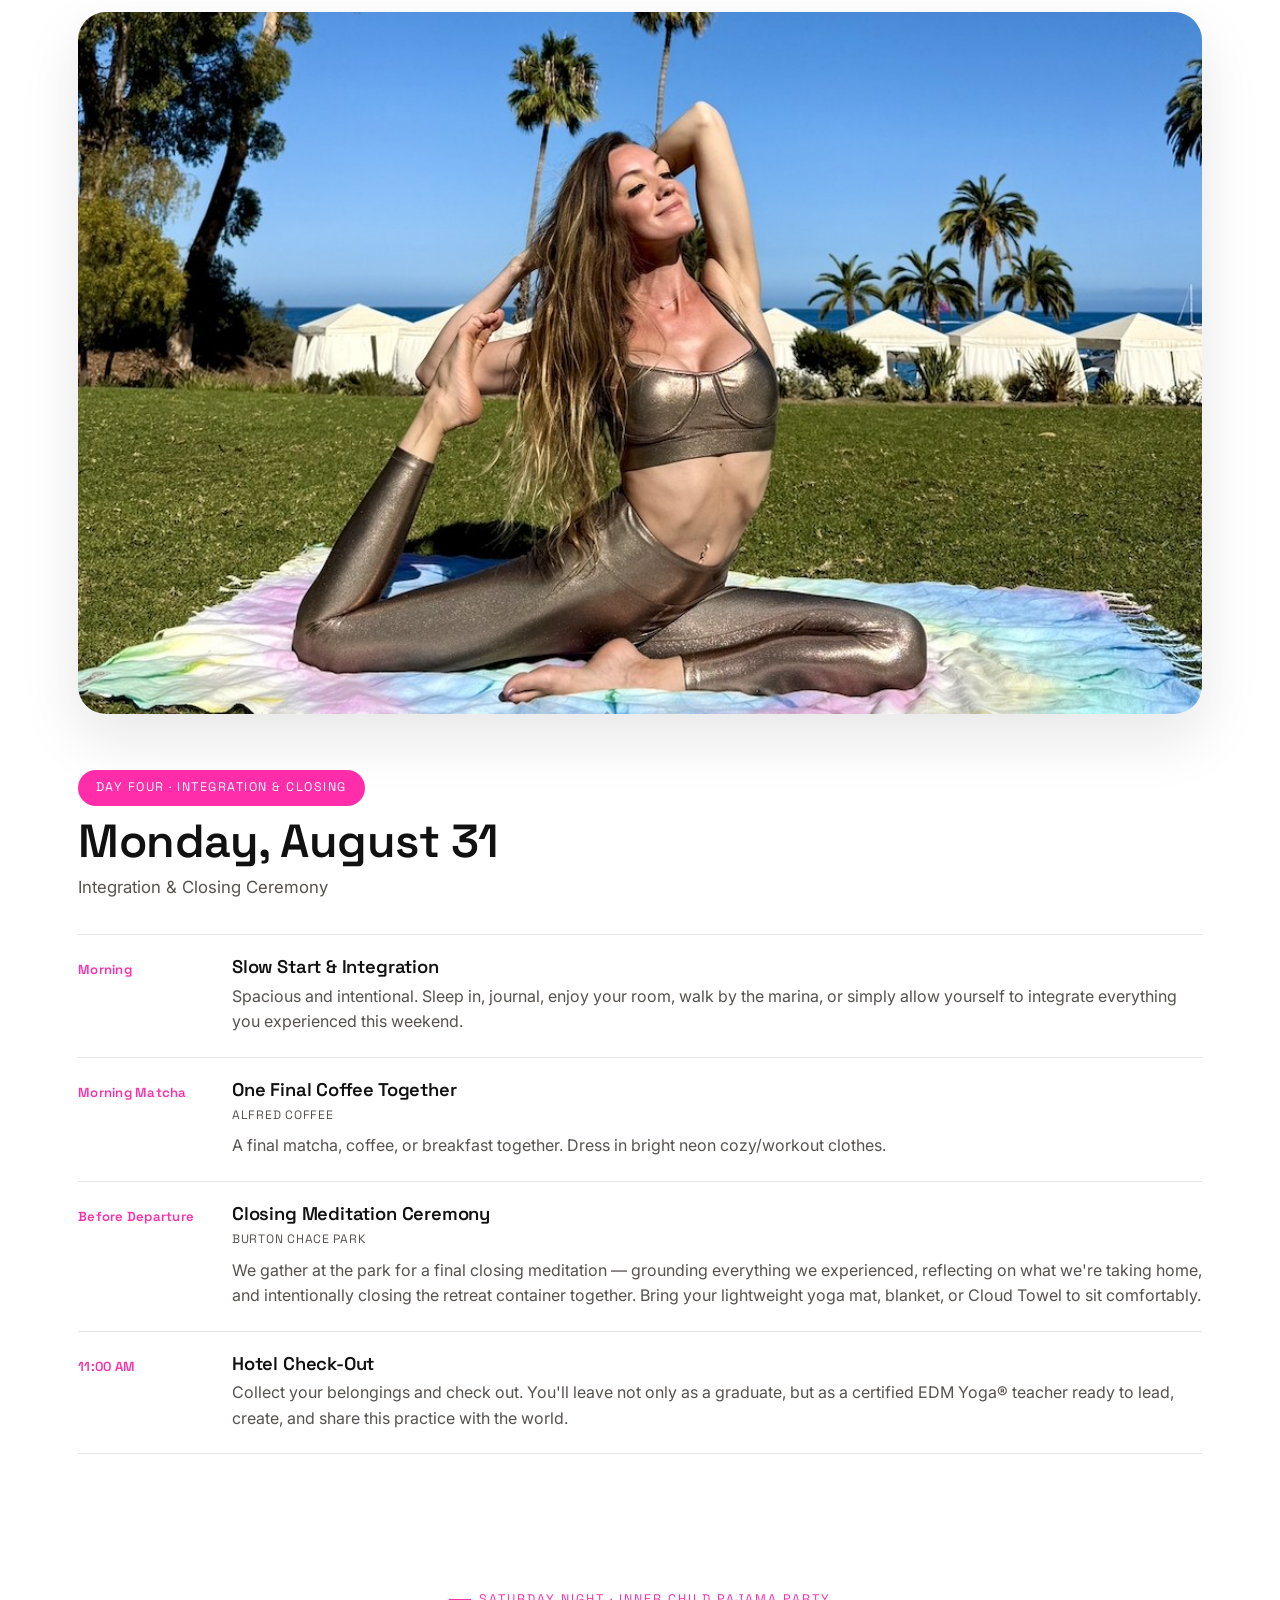
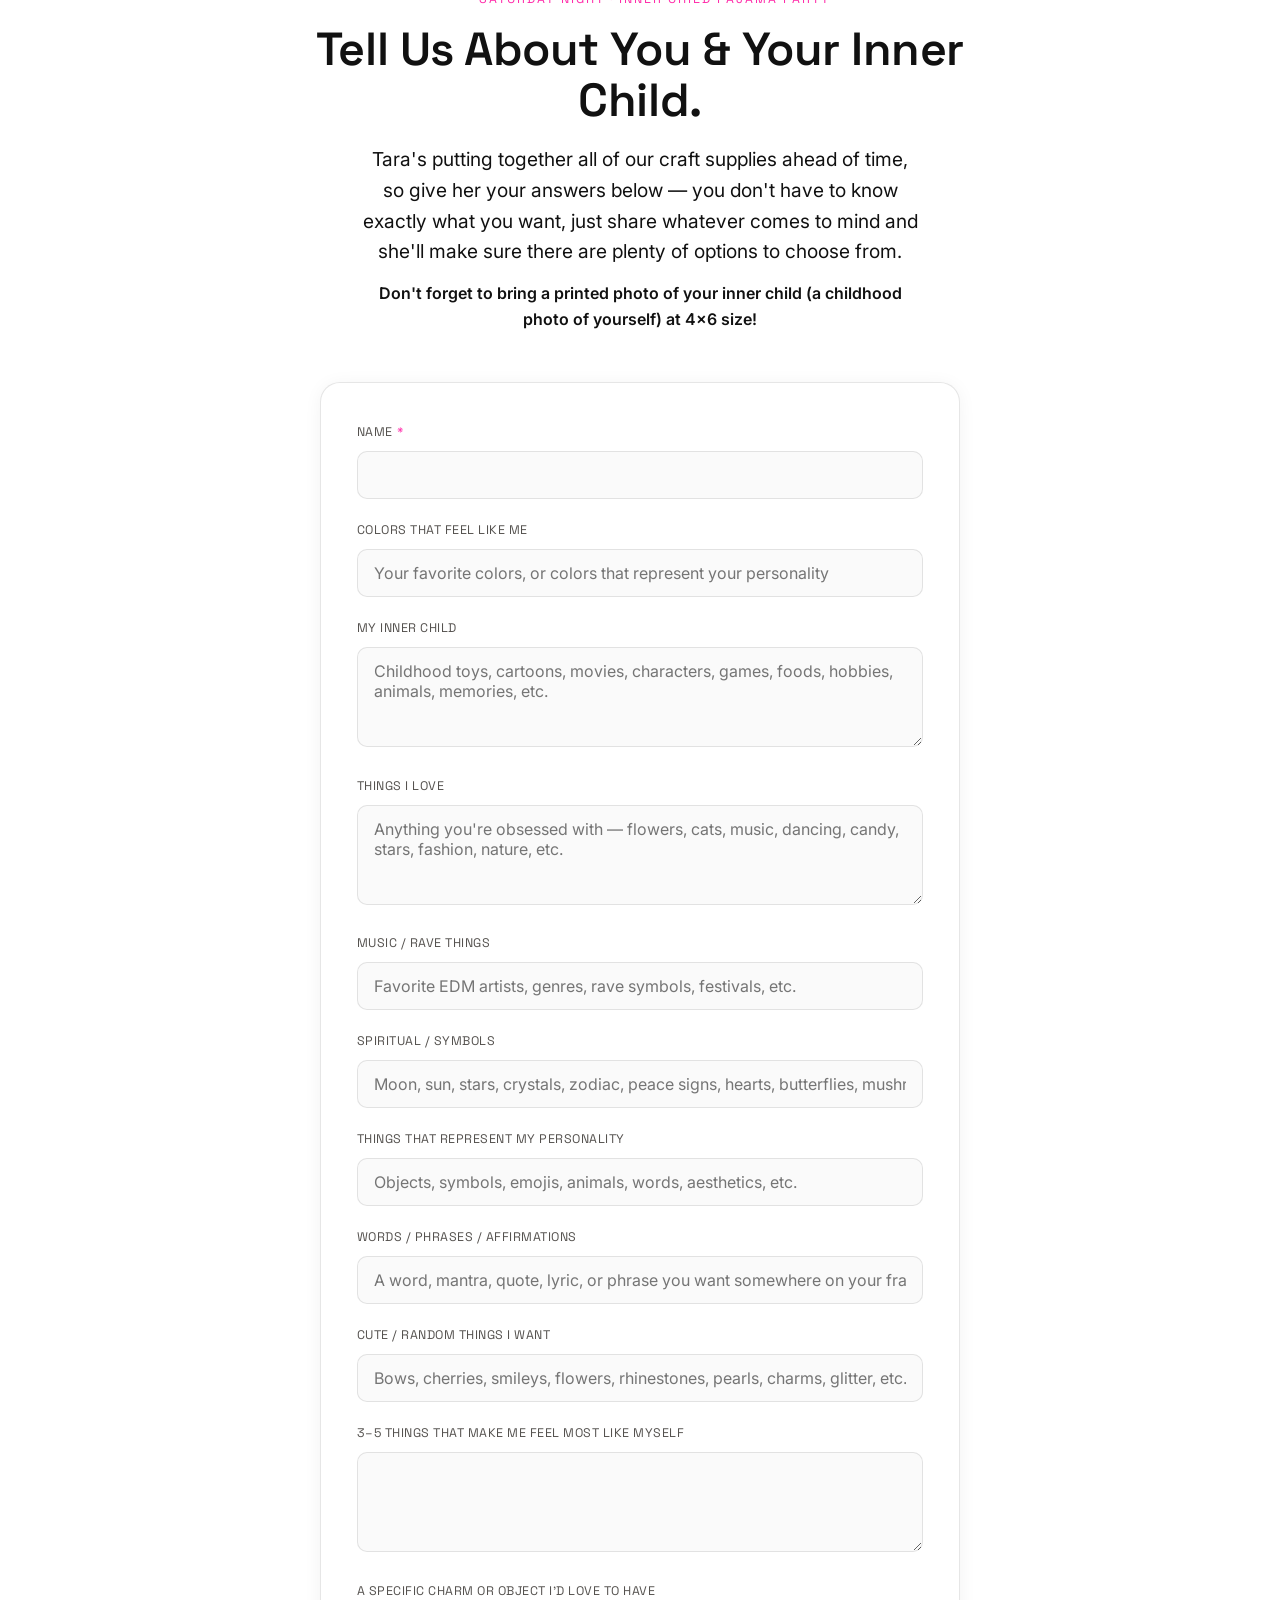
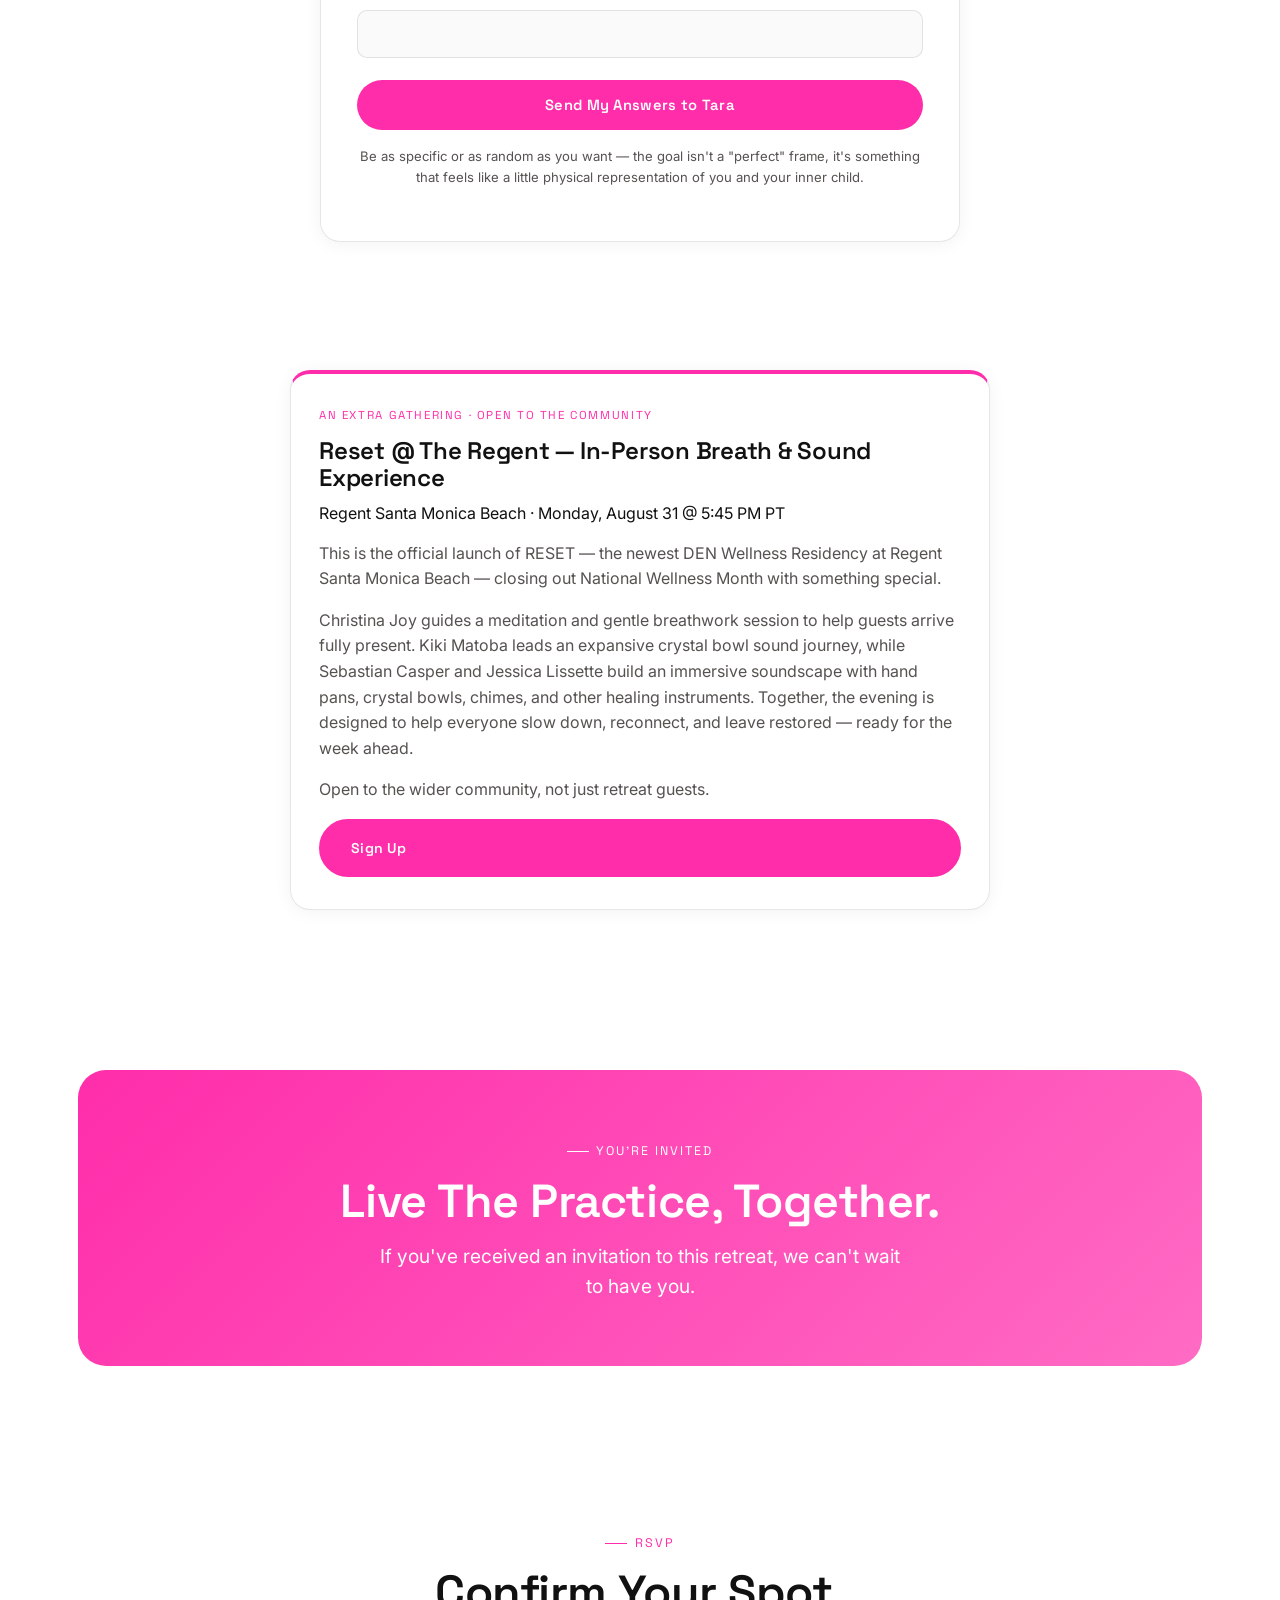
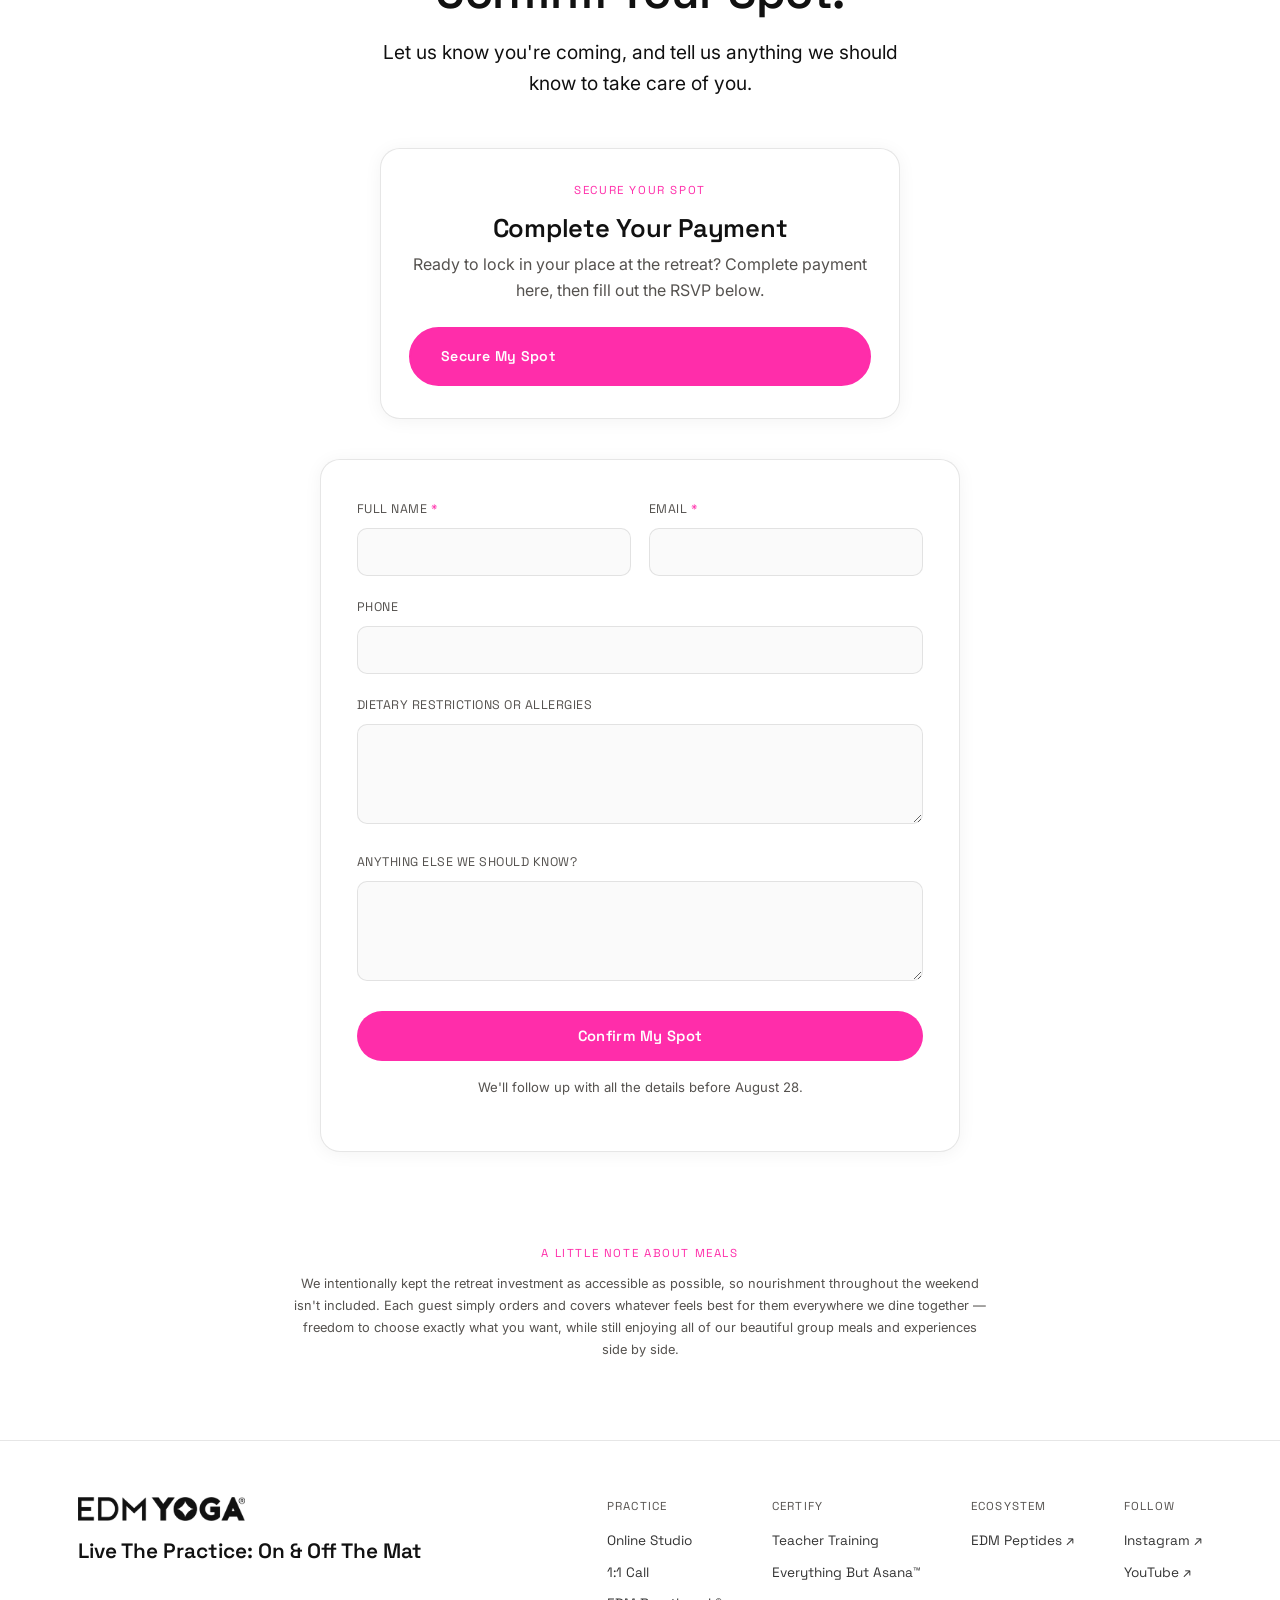
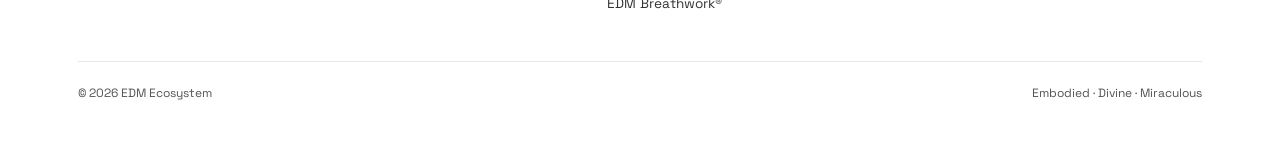
<file: retreat.html>
<!DOCTYPE html>
<html lang="en">
<head>
<meta charset="UTF-8">
<meta name="viewport" content="width=device-width, initial-scale=1.0">
<title>EDM Yoga® Teacher Training Retreat — August 28–31, 2026</title>
<meta name="description" content="An invite-only weekend of embodiment, connection, celebration & graduation into your power as an EDM Yoga® teacher. August 28–31, 2026, Marina del Rey.">
<link rel="stylesheet" href="style.css">
</head>
<body>

<header class="site-nav">
  <div class="nav-inner">
    <a href="index.html" class="brand"><img src="assets/edm-yoga-wordmark-black.png" alt="EDM Yoga" class="brand-logo"></a>
    <button class="nav-toggle" aria-label="Toggle menu">☰</button>
    <nav class="nav-links">
      <a href="index.html">Home</a>
      <a href="book-a-call.html">1:1 Call</a>
      <a href="online-studio.html">Online Studio</a>
      <a href="teacher-training.html">Teacher Training</a>
      <a href="everything-but-asana.html">Everything But Asana™</a>
      <a href="breathwork.html">EDM Breathwork®</a>
      <a href="retreat.html" class="active">Retreat</a>
      <a href="https://www.edmpeptides.com" class="ext">Peptides ↗</a>
    </nav>
  </div>
</header>

<section class="hero">
  <div class="wrap">
    <div class="photo-full tall" style="margin-bottom:40px;">
      <img src="assets/photos/beach-savasana-speaking.jpg" alt="The EDM Yoga community, on the beach">
    </div>
    <div class="eyebrow" style="justify-content:center;">Invite Only · August 28–31, 2026 · Marina del Rey</div>
    <h1>The EDM Yoga® <em style="font-style:normal;color:var(--gold);">Teacher Training Retreat.</em></h1>
    <p class="lead">A weekend of embodiment, connection, celebration, and stepping fully into your power as an EDM Yoga® teacher.</p>
    <div class="cta-row">
      <a href="https://link.waveapps.com/gnerzk-ya63em" class="btn">Secure My Spot</a>
      <a href="#rsvp" class="btn ghost">Confirm My Spot</a>
    </div>
  </div>
</section>

<section class="tight">
  <div class="wrap">
    <div class="star-divider"><span class="star"></span></div>
    <div class="section-head center" style="max-width:760px;">
      <div class="eyebrow" style="justify-content:center;">The Invitation</div>
      <h2>Come Home to Your Highest Self.</h2>
      <p class="lead">This weekend is an opportunity to get clear in your brand identity, to show up as the highest version of yourself, to teach from your heart, and to always remain both a student and a teacher of yoga.</p>
    </div>
    <p style="max-width:700px; margin:0 auto; text-align:center; font-size:1.05rem;">Because yoga literally means unity, this is a community built on divine, unconditional love — the Embodied Divine Miraculous consciousness this whole practice is named for. We're here to connect to ourselves and to each other, to blend our humanness with our soul's perspective, to stay in alignment and take aligned action, and to manifest everything we need and more for the highest good of all. A space and a place for all of us to come together and heal as one unconditionally loving field of unity, peace, and togetherness.</p>
  </div>
</section>

<section class="tight">
  <div class="wrap">
    <div class="speech-bubble">
      <div class="eyebrow">Before we gather</div>
      <h3>Let's Connect — Wednesday, August 26 @ 5:00 PM PT</h3>
      <p>Instead of a co-creation class, this is just a time to connect and ground into our intentions together. I'll be there to answer any questions — come share where you're at, what you're excited about, and let's set intentions and get really excited together.</p>
      <p style="margin:0;">Come ready to open your heart and connect with the community — and bring any questions you have.</p>
    </div>
  </div>
</section>

<section class="tight" id="schedule">
  <div class="wrap">

    <div class="day-block">
      <span class="day-label">Day One · Arrive & Open</span>
      <h2>Friday, August 28</h2>
      <p class="day-sub">Arrival, Welcome & Opening Ceremony</p>

      <div class="timeline">
        <div class="timeline-item">
          <div class="timeline-time">3:00 PM</div>
          <div class="timeline-content">
            <h4>Check-In</h4>
            <span class="place">Marina del Rey Hotel</span>
            <p>Arrive at our beautiful waterfront home for the weekend and settle into your room. Take a moment to unpack, get comfortable, and land in the energy of the retreat — Christina will be coming around to welcome everyone.</p>
          </div>
        </div>
        <div class="timeline-item">
          <div class="timeline-time">5:00 PM</div>
          <div class="timeline-content">
            <h4>EDM Yoga® & Sound Bath Welcome Ceremony</h4>
            <span class="place">The Beach</span>
            <p>We head to the beach together for the most magical opening ceremony alongside the LA wellness community — a dreamy mermaid-style practice in the sand, followed by a deeply restorative sound bath as the sun sets. Our moment to arrive fully and open the retreat with intention, movement, and sound.</p>
            <div class="pack-list" style="margin-top:18px;">
              <span class="tag">Open to the community</span>
              <p style="margin:0;">This session is free and open beyond our retreat group — friends, students, and the wider LA wellness community are welcome to join us on the beach.</p>
              <a href="https://app.dialed-health.org/events/clS6Fsw3Cdgs2PE9tVka" class="btn" style="margin-top:16px;">Sign Up (Free)</a>
            </div>
          </div>
        </div>
        <div class="timeline-item">
          <div class="timeline-time">Evening</div>
          <div class="timeline-content">
            <h4>Welcome Dinner</h4>
            <span class="place">SALT</span>
            <p>Back to the hotel to shower, get dressed up, highest-self energy — then our official welcome dinner at SALT. Gorgeous waterfront views, delicious food, and the sweetest first night together.</p>
          </div>
        </div>
      </div>

      <div class="pack-list">
        <span class="tag">What to wear Friday night</span>
        <p style="margin:0;">Come comfortable for yoga on the beach. As the sun goes down it starts to cool off, so bring your EDM Yoga® sweatshirt to throw on — black with white writing, made to be worn over and over again with literally everything.</p>
        <p style="margin-top:10px;">Pick bottoms in your own brand color — shorts, a skirt, a skort, or leggings, whatever feels like your highest self. Christina's plan: a hot pink tennis skort with a yoga bra or shirt, EDM Yoga® sweatshirt packed for when it gets cooler — her favorite look to teach in.</p>
      </div>
    </div>

    <div class="photo-full tall" style="margin-bottom:56px;">
      <img src="assets/photos/beach-gong.jpg" alt="Sound bath on the beach at sunset">
    </div>

    <div class="day-block">
      <span class="day-label">Day Two · Methodology & Beach Day</span>
      <h2>Saturday, August 29</h2>
      <p class="day-sub">Methodology, Movement & Beach Day</p>

      <div class="timeline">
        <div class="timeline-item">
          <div class="timeline-time">Morning</div>
          <div class="timeline-content">
            <h4>Breakfast & Lattes</h4>
            <span class="place">Alfred Coffee</span>
            <p>Rise and shine — breakfast, coffee, lattes, or Christina's favorite Coconut Cloud Matcha to start the day together.</p>
          </div>
        </div>
        <div class="timeline-item">
          <div class="timeline-time">Late Morning</div>
          <div class="timeline-content">
            <h4>EDM Yoga® Methodology Class</h4>
            <span class="place">Azzurra Yoga Room</span>
            <p>A full EDM Yoga® class taught by Christina, who guides the complete experience while explaining her teaching methodology, sequencing, energetic transitions, and the intention behind each part of the practice. Feel the full power of EDM Yoga® in person while learning how Christina builds and holds the journey from beginning to end.</p>
          </div>
        </div>
        <div class="timeline-item">
          <div class="timeline-time">Lunch</div>
          <div class="timeline-content">
            <h4>Walk to Erewhon</h4>
            <p>Lunch, smoothies, and anything else your body is calling for.</p>
          </div>
        </div>
        <div class="timeline-item">
          <div class="timeline-time">Afternoon</div>
          <div class="timeline-content">
            <h4>Beach Day — Scheduled to Do Absolutely Nothing</h4>
            <p>On purpose. Time to ground, rest, connect with nature and with ourselves, and enjoy being together without needing to accomplish anything. Swim, sunbathe, journal, talk, walk along the water, or simply be.</p>
          </div>
        </div>
        <div class="timeline-item">
          <div class="timeline-time">Evening</div>
          <div class="timeline-content">
            <h4>Dinner at UOVO</h4>
            <span class="place">Christina's favorite pasta spot</span>
            <p>Home to shower and reset, then dinner at UOVO — the marina view is out of this world, and we'll capture plenty of content before we go. Dress as your highest self, in your personal brand identity.</p>
          </div>
        </div>
        <div class="timeline-item">
          <div class="timeline-time">Late Evening</div>
          <div class="timeline-content">
            <h4>Inner Child Pajama Party & Frame Craft Workshop</h4>
            <span class="place">Marina del Rey Hotel</span>
            <p>Cozy up in your favorite pajamas and get creative — we're making personalized picture frames that represent you and your inner child. Decorate with charms, stickers, beads, words, symbols, colors, and anything else that feels like you. Fellow student Tara is generously putting together all of our craft supplies ahead of time, so fill out the form below to help her know what to bring.</p>
          </div>
        </div>
      </div>

      <div class="pack-list">
        <span class="tag">What to pack Saturday morning</span>
        <p style="margin:0;">Wear your yoga fit, and pack one bag for the full day:</p>
        <ul>
          <li>Bathing suit</li>
          <li>A change of clothes, if desired</li>
          <li>Sunscreen, sunglasses, a hat</li>
          <li>Water</li>
          <li>A very lightweight yoga mat, blanket, or Sand Cloud Towel</li>
          <li>Anything else that helps you feel comfortable at the beach</li>
        </ul>
        <p style="margin-top:14px;">Christina highly recommends a Sand Cloud Towel — it doubles as a meditation seat, beach blanket, and swim towel. Your mat and props can stay at Christina's home or in the Azzurra Yoga Room all weekend, so you won't need to carry them to the beach.</p>
      </div>

      <div class="pack-list">
        <span class="tag">What to bring for the pajama party</span>
        <p style="margin:0;">Your coziest pajamas, and a printed photo of your inner child — a childhood photo of yourself, printed at <strong>4x6 size</strong>. This goes in the middle of your frame, so don't forget it!</p>
      </div>
    </div>

    <div class="photo-full tall" style="margin-bottom:56px;">
      <img src="assets/photos/beach-catcow.jpg" alt="EDM Yoga methodology class">
    </div>

    <div class="day-block">
      <span class="day-label">Day Three · Graduation & Sunday Funday</span>
      <h2>Sunday, August 30</h2>
      <p class="day-sub">Graduation, Collaboration & Sunday Funday</p>

      <div class="timeline">
        <div class="timeline-item">
          <div class="timeline-time">Morning</div>
          <div class="timeline-content">
            <h4>Graduation Collaboration Class</h4>
            <p>Your official graduation collaboration class — every graduate teaches one portion of a seamless EDM Yoga® experience, sharing their own voice, energy, and teaching style. As each graduate completes their section, we pause to recognize their journey and officially honor them as a certified EDM Yoga® teacher. The class flows into a certificate meditation and graduation ceremony — a celebration of everything you've learned, completed, and become.</p>
          </div>
        </div>
        <div class="timeline-item">
          <div class="timeline-time">After Graduation</div>
          <div class="timeline-content">
            <h4>Change & Reset</h4>
            <p>Back to the hotel to change into bathing suits and get ready to celebrate.</p>
          </div>
        </div>
        <div class="timeline-item">
          <div class="timeline-time">Afternoon</div>
          <div class="timeline-content">
            <h4>Sunday Funday Pool Party</h4>
            <span class="place">Marina del Rey Hotel</span>
            <p>EDM Yoga®, EDM Breathwork®, breathing to the beat, meditating to the music, and good vibes all day. Since the party's right at the hotel, everyone can head back to their room anytime. Pool towels provided — just bring your bathing suit, sunscreen, sunglasses, a cover-up, and your happiest pool party energy.</p>
          </div>
        </div>
        <div class="timeline-item">
          <div class="timeline-time">Evening</div>
          <div class="timeline-content">
            <h4>Graduation Dinner</h4>
            <span class="place">SALT Restaurant & Bar</span>
            <p>Shower, reset, and get ready for another beautiful dinner together. Dress as your highest self, in white, as we celebrate completing the training and honor the new chapter everyone is officially beginning.</p>
          </div>
        </div>
      </div>

      <div class="pack-list">
        <span class="tag">What to wear & bring for graduation</span>
        <p style="margin:0;">Dress as your highest self, in your truest brand identity as a teacher — something that makes you feel confident, powerful, and completely comfortable in your own skin.</p>
        <p style="margin-top:10px;">This is also our main opportunity to capture content of each graduate teaching and stepping fully into their role as an EDM Yoga® teacher. Please bring a very lightweight yoga mat, blanket, or Sand Cloud Towel to sit on during meditation and the ceremony.</p>
      </div>
    </div>

    <div class="photo-full tall" style="margin-bottom:56px;">
      <img src="assets/photos/retreat-graduation-pose.jpg" alt="Stepping into your power as a certified EDM Yoga teacher" style="object-position: center center;">
    </div>

    <div class="day-block">
      <span class="day-label">Day Four · Integration & Closing</span>
      <h2>Monday, August 31</h2>
      <p class="day-sub">Integration & Closing Ceremony</p>

      <div class="timeline">
        <div class="timeline-item">
          <div class="timeline-time">Morning</div>
          <div class="timeline-content">
            <h4>Slow Start & Integration</h4>
            <p>Spacious and intentional. Sleep in, journal, enjoy your room, walk by the marina, or simply allow yourself to integrate everything you experienced this weekend.</p>
          </div>
        </div>
        <div class="timeline-item">
          <div class="timeline-time">Morning Matcha</div>
          <div class="timeline-content">
            <h4>One Final Coffee Together</h4>
            <span class="place">Alfred Coffee</span>
            <p>A final matcha, coffee, or breakfast together. Dress in bright neon cozy/workout clothes.</p>
          </div>
        </div>
        <div class="timeline-item">
          <div class="timeline-time">Before Departure</div>
          <div class="timeline-content">
            <h4>Closing Meditation Ceremony</h4>
            <span class="place">Burton Chace Park</span>
            <p>We gather at the park for a final closing meditation — grounding everything we experienced, reflecting on what we're taking home, and intentionally closing the retreat container together. Bring your lightweight yoga mat, blanket, or Cloud Towel to sit comfortably.</p>
          </div>
        </div>
        <div class="timeline-item">
          <div class="timeline-time">11:00 AM</div>
          <div class="timeline-content">
            <h4>Hotel Check-Out</h4>
            <p>Collect your belongings and check out. You'll leave not only as a graduate, but as a certified EDM Yoga® teacher ready to lead, create, and share this practice with the world.</p>
          </div>
        </div>
      </div>
    </div>

  </div>
</section>

<section class="tight">
  <div class="wrap">
    <div class="section-head center">
      <div class="eyebrow" style="justify-content:center;">Saturday night · Inner Child Pajama Party</div>
      <h2>Tell Us About You & Your Inner Child.</h2>
      <p class="lead" style="max-width:560px;margin:0 auto;">Tara's putting together all of our craft supplies ahead of time, so give her your answers below — you don't have to know exactly what you want, just share whatever comes to mind and she'll make sure there are plenty of options to choose from.</p>
      <p style="max-width:560px;margin:14px auto 0; font-weight:600; color:var(--cream);">Don't forget to bring a printed photo of your inner child (a childhood photo of yourself) at 4x6 size!</p>
    </div>

    <form class="app-form" name="inner-child-frame-craft" method="POST" data-netlify="true" netlify-honeypot="bot-field" action="/thank-you.html">
      <input type="hidden" name="form-name" value="inner-child-frame-craft" />
      <p style="display:none;">
        <label>Don't fill this out if you're human: <input name="bot-field" /></label>
      </p>

      <div class="form-row">
        <label for="ic-name">Name <span class="req">*</span></label>
        <input type="text" id="ic-name" name="name" required>
      </div>

      <div class="form-row">
        <label for="ic-colors">Colors that feel like me</label>
        <input type="text" id="ic-colors" name="colors" placeholder="Your favorite colors, or colors that represent your personality">
      </div>

      <div class="form-row">
        <label for="ic-innerchild">My inner child</label>
        <textarea id="ic-innerchild" name="inner_child" placeholder="Childhood toys, cartoons, movies, characters, games, foods, hobbies, animals, memories, etc."></textarea>
      </div>

      <div class="form-row">
        <label for="ic-love">Things I love</label>
        <textarea id="ic-love" name="things_love" placeholder="Anything you're obsessed with — flowers, cats, music, dancing, candy, stars, fashion, nature, etc."></textarea>
      </div>

      <div class="form-row">
        <label for="ic-music">Music / rave things</label>
        <input type="text" id="ic-music" name="music" placeholder="Favorite EDM artists, genres, rave symbols, festivals, etc.">
      </div>

      <div class="form-row">
        <label for="ic-spiritual">Spiritual / symbols</label>
        <input type="text" id="ic-spiritual" name="spiritual" placeholder="Moon, sun, stars, crystals, zodiac, peace signs, hearts, butterflies, mushrooms, etc.">
      </div>

      <div class="form-row">
        <label for="ic-personality">Things that represent my personality</label>
        <input type="text" id="ic-personality" name="personality" placeholder="Objects, symbols, emojis, animals, words, aesthetics, etc.">
      </div>

      <div class="form-row">
        <label for="ic-affirmations">Words / phrases / affirmations</label>
        <input type="text" id="ic-affirmations" name="affirmations" placeholder="A word, mantra, quote, lyric, or phrase you want somewhere on your frame">
      </div>

      <div class="form-row">
        <label for="ic-cute">Cute / random things I want</label>
        <input type="text" id="ic-cute" name="cute_things" placeholder="Bows, cherries, smileys, flowers, rhinestones, pearls, charms, glitter, etc.">
      </div>

      <div class="form-row">
        <label for="ic-myself">3–5 things that make me feel most like myself</label>
        <textarea id="ic-myself" name="most_like_myself"></textarea>
      </div>

      <div class="form-row">
        <label for="ic-charm">A specific charm or object I'd love to have</label>
        <input type="text" id="ic-charm" name="specific_charm">
      </div>

      <button type="submit" class="form-submit">Send My Answers to Tara</button>
      <p class="form-note">Be as specific or as random as you want — the goal isn't a "perfect" frame, it's something that feels like a little physical representation of you and your inner child.</p>
    </form>
  </div>
</section>

<section class="tight">
  <div class="wrap">
    <div class="card" style="max-width:700px; margin:0 auto; border-top:4px solid var(--gold);">
      <div class="tag">An extra gathering · Open to the community</div>
      <h3 style="font-size:1.5rem;">Reset @ The Regent — In-Person Breath & Sound Experience</h3>
      <span class="place">Regent Santa Monica Beach · Monday, August 31 @ 5:45 PM PT</span>
      <p style="margin-top:14px;">This is the official launch of RESET — the newest DEN Wellness Residency at Regent Santa Monica Beach — closing out National Wellness Month with something special.</p>
      <p>Christina Joy guides a meditation and gentle breathwork session to help guests arrive fully present. Kiki Matoba leads an expansive crystal bowl sound journey, while Sebastian Casper and Jessica Lissette build an immersive soundscape with hand pans, crystal bowls, chimes, and other healing instruments. Together, the evening is designed to help everyone slow down, reconnect, and leave restored — ready for the week ahead.</p>
      <p style="margin:0;">Open to the wider community, not just retreat guests.</p>
      <a href="https://app.arketa.co/denmeditation/checkout/QXpDIjqgCM9z6" class="btn" style="margin-top:16px;">Sign Up</a>
    </div>
  </div>
</section>

<section>
  <div class="wrap">
    <div class="banner">
      <div class="eyebrow" style="justify-content:center;">You're invited</div>
      <h2 style="margin-bottom:14px;">Live the Practice, Together.</h2>
      <p class="lead" style="max-width:520px;margin:0 auto;">If you've received an invitation to this retreat, we can't wait to have you.</p>
    </div>
  </div>
</section>

<section class="tight" id="rsvp">
  <div class="wrap">
    <div class="section-head center">
      <div class="eyebrow" style="justify-content:center;">RSVP</div>
      <h2>Confirm Your Spot.</h2>
      <p class="lead" style="max-width:520px;margin:0 auto;">Let us know you're coming, and tell us anything we should know to take care of you.</p>
    </div>

    <div class="card" style="max-width:520px; margin:0 auto 40px; text-align:center;">
      <div class="tag" style="justify-content:center; display:flex;">Secure your spot</div>
      <h3>Complete Your Payment</h3>
      <p>Ready to lock in your place at the retreat? Complete payment here, then fill out the RSVP below.</p>
      <a href="https://link.waveapps.com/gnerzk-ya63em" class="btn" style="margin-top:8px;">Secure My Spot</a>
    </div>

    <form class="app-form" name="retreat-rsvp" method="POST" data-netlify="true" netlify-honeypot="bot-field" action="/thank-you.html">
      <input type="hidden" name="form-name" value="retreat-rsvp" />
      <p style="display:none;">
        <label>Don't fill this out if you're human: <input name="bot-field" /></label>
      </p>

      <div class="form-row-2">
        <div class="form-row">
          <label for="rt-name">Full Name <span class="req">*</span></label>
          <input type="text" id="rt-name" name="name" required>
        </div>
        <div class="form-row">
          <label for="rt-email">Email <span class="req">*</span></label>
          <input type="email" id="rt-email" name="email" required>
        </div>
      </div>

      <div class="form-row">
        <label for="rt-phone">Phone</label>
        <input type="tel" id="rt-phone" name="phone">
      </div>

      <div class="form-row">
        <label for="rt-dietary">Dietary restrictions or allergies</label>
        <textarea id="rt-dietary" name="dietary"></textarea>
      </div>

      <div class="form-row">
        <label for="rt-more">Anything else we should know?</label>
        <textarea id="rt-more" name="additional"></textarea>
      </div>

      <button type="submit" class="form-submit">Confirm My Spot</button>
      <p class="form-note">We'll follow up with all the details before August 28.</p>
    </form>
  </div>
</section>

<section class="tight" style="padding-top:0; padding-bottom:40px;">
  <div class="wrap">
    <div class="fine-print" style="max-width:700px; margin:0 auto; text-align:center; border-top:none;">
      <span class="label" style="justify-content:center; display:flex;">A little note about meals</span>
      We intentionally kept the retreat investment as accessible as possible, so nourishment throughout the weekend isn't included. Each guest simply orders and covers whatever feels best for them everywhere we dine together — freedom to choose exactly what you want, while still enjoying all of our beautiful group meals and experiences side by side.
    </div>
  </div>
</section>

<footer>
  <div class="wrap">
    <div class="foot-inner">
      <div>
        <img src="assets/edm-yoga-wordmark-black.png" alt="EDM Yoga" class="brand-logo" style="margin-bottom:14px;">
        <p class="foot-tag">Live the Practice: On & Off the Mat</p>
      </div>
      <div class="foot-links">
        <div class="foot-col">
          <span class="h">Practice</span>
          <a href="online-studio.html">Online Studio</a>
          <a href="book-a-call.html">1:1 Call</a>
          <a href="breathwork.html">EDM Breathwork®</a>
        </div>
        <div class="foot-col">
          <span class="h">Certify</span>
          <a href="teacher-training.html">Teacher Training</a>
          <a href="everything-but-asana.html">Everything But Asana™</a>
        </div>
        <div class="foot-col">
          <span class="h">Ecosystem</span>
          <a href="https://www.edmpeptides.com">EDM Peptides ↗</a>
        </div>
        <div class="foot-col">
          <span class="h">Follow</span>
          <a href="https://www.instagram.com/christinajoy.us" target="_blank" rel="noopener">Instagram ↗</a>
          <a href="https://www.youtube.com/@edmyoga" target="_blank" rel="noopener">YouTube ↗</a>
        </div>
      </div>
    </div>
    <div class="foot-bottom">
      <span>© 2026 EDM Ecosystem</span>
      <span>Embodied · Divine · Miraculous</span>
    </div>
  </div>
</footer>

<script src="script.js"></script>
</body>
</html>
</file>
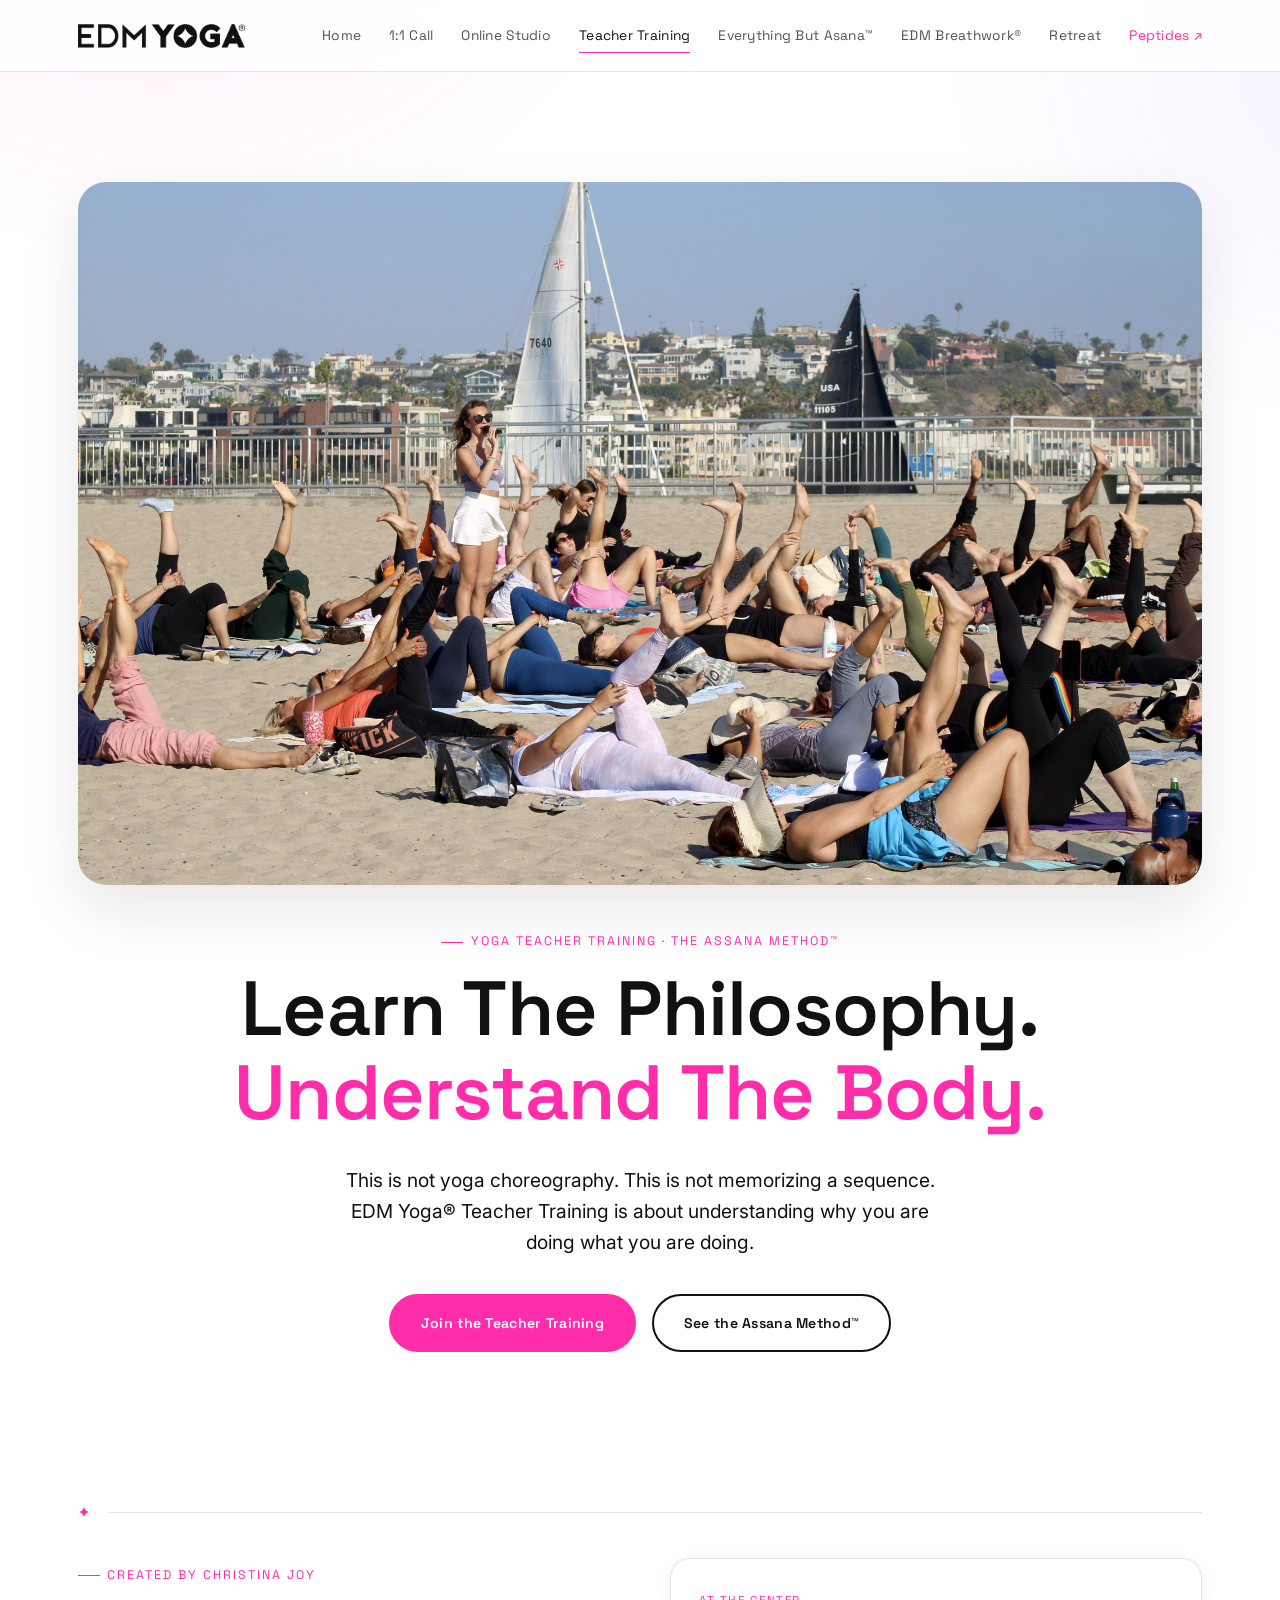
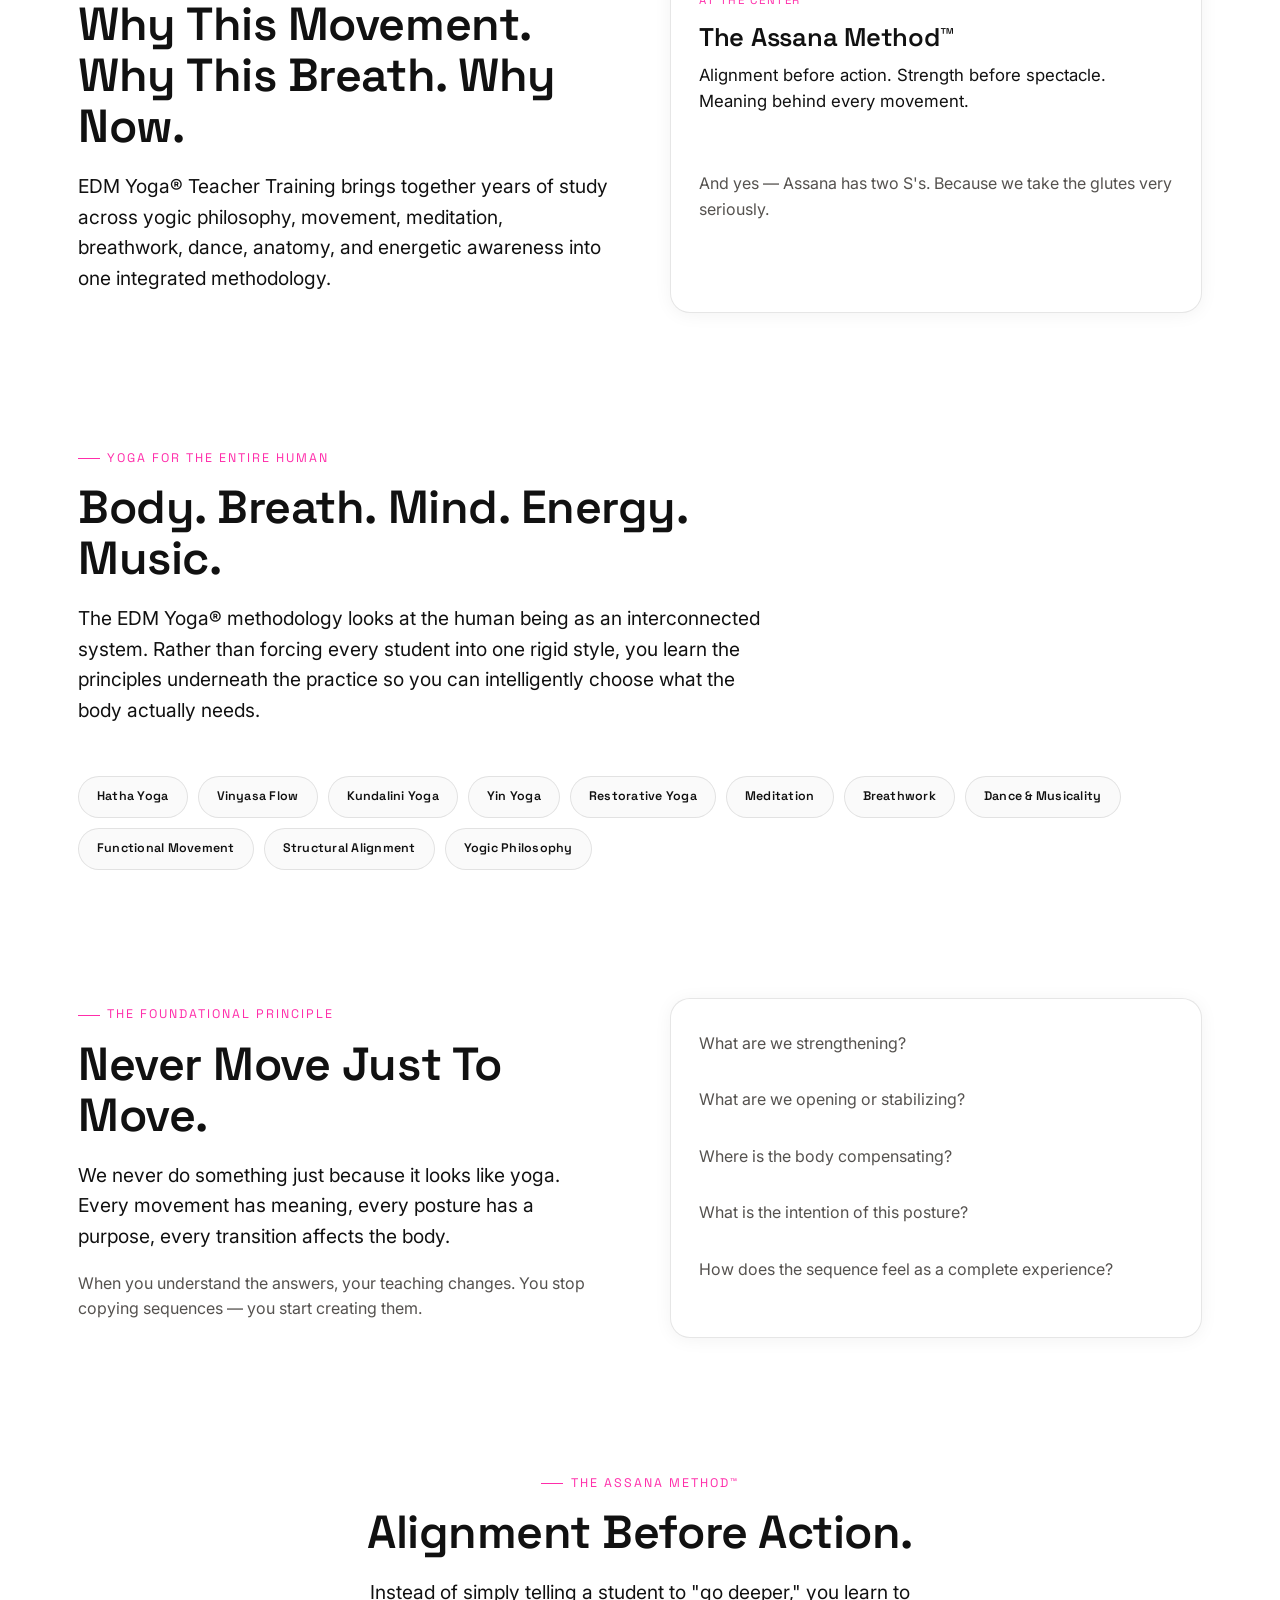
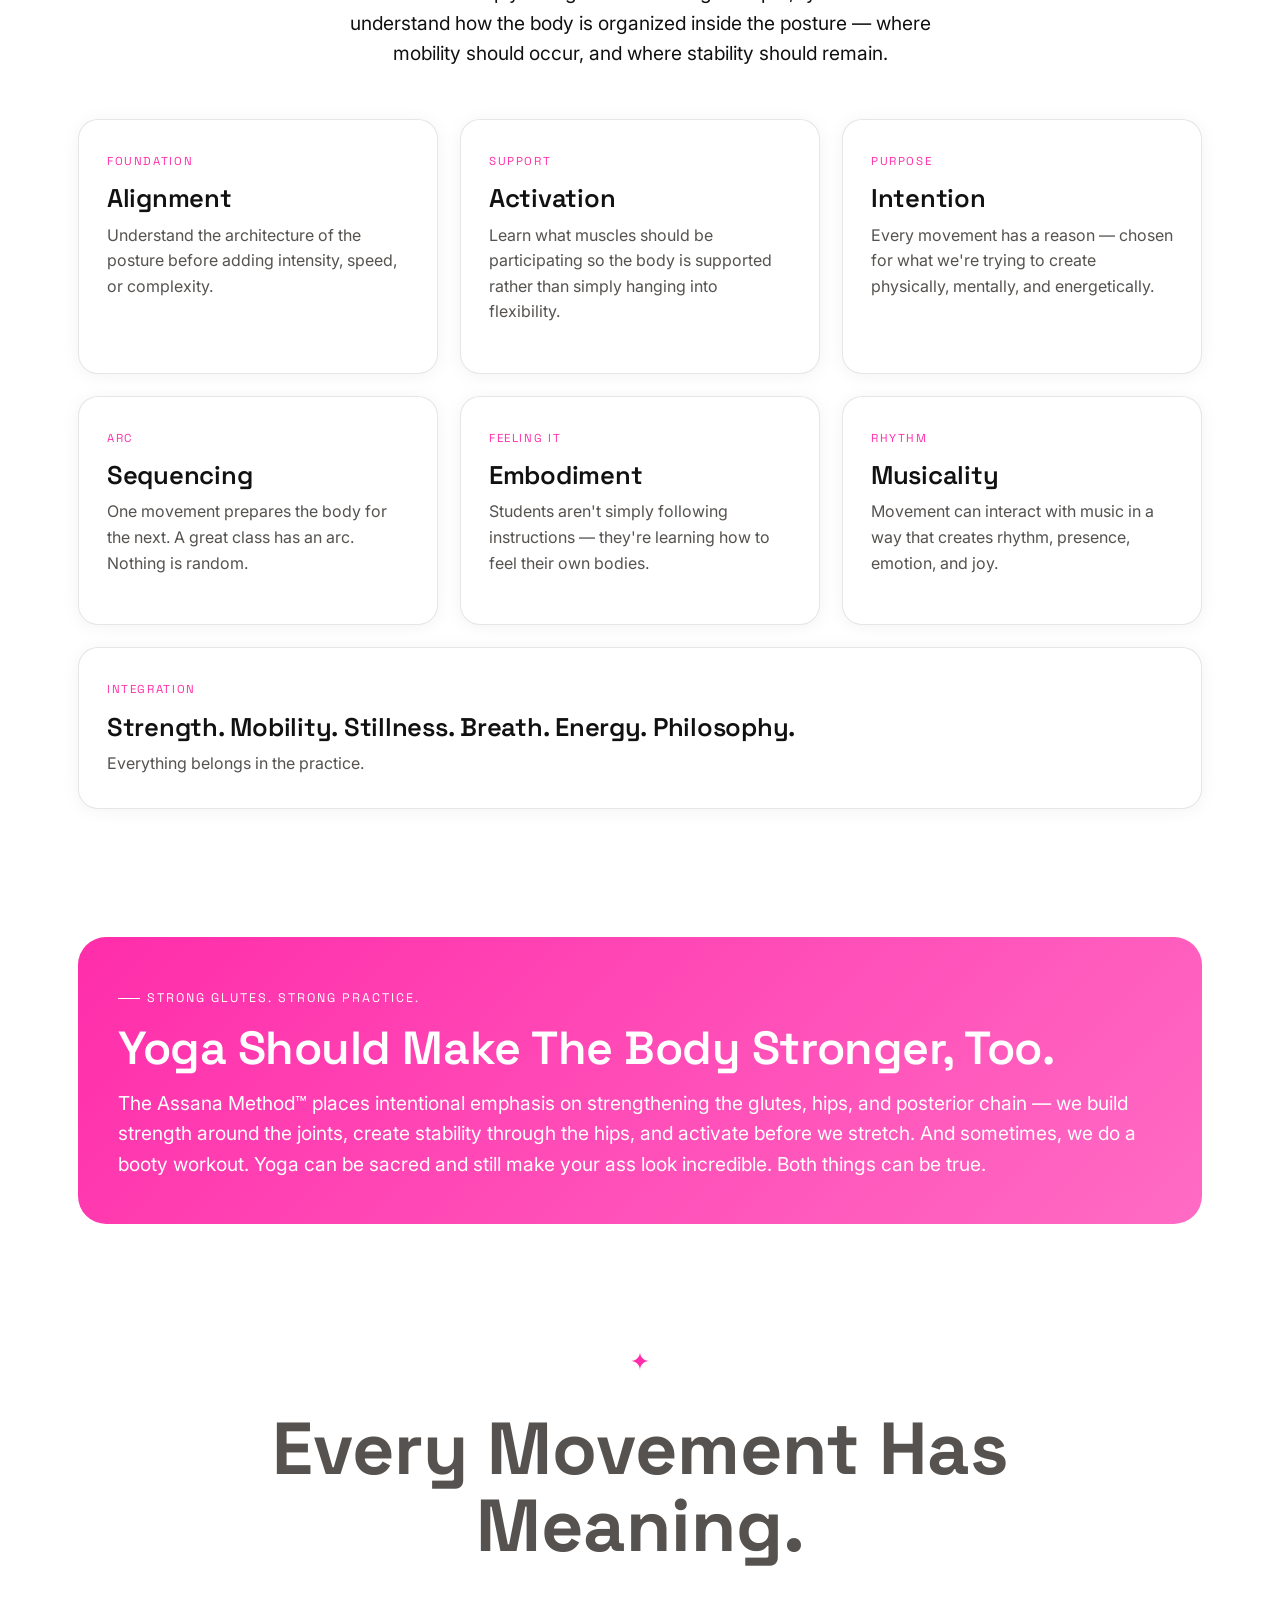
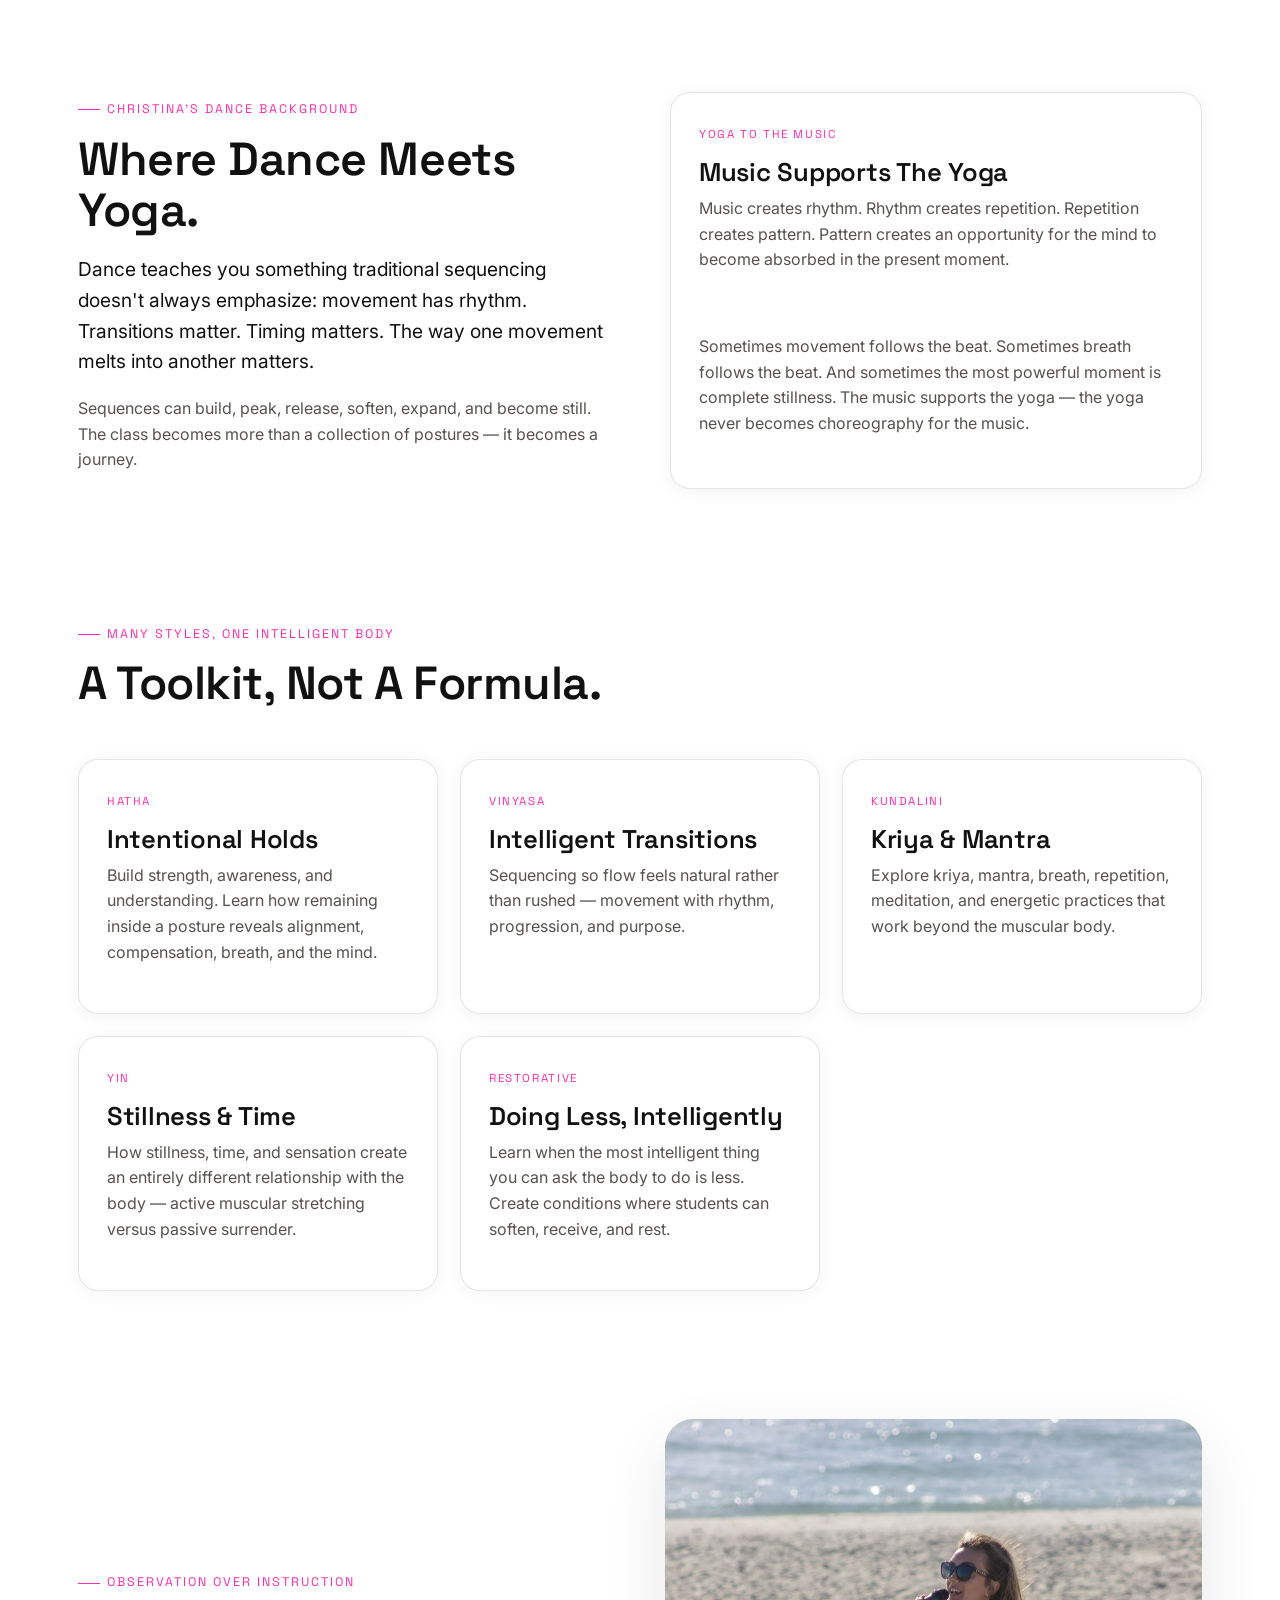
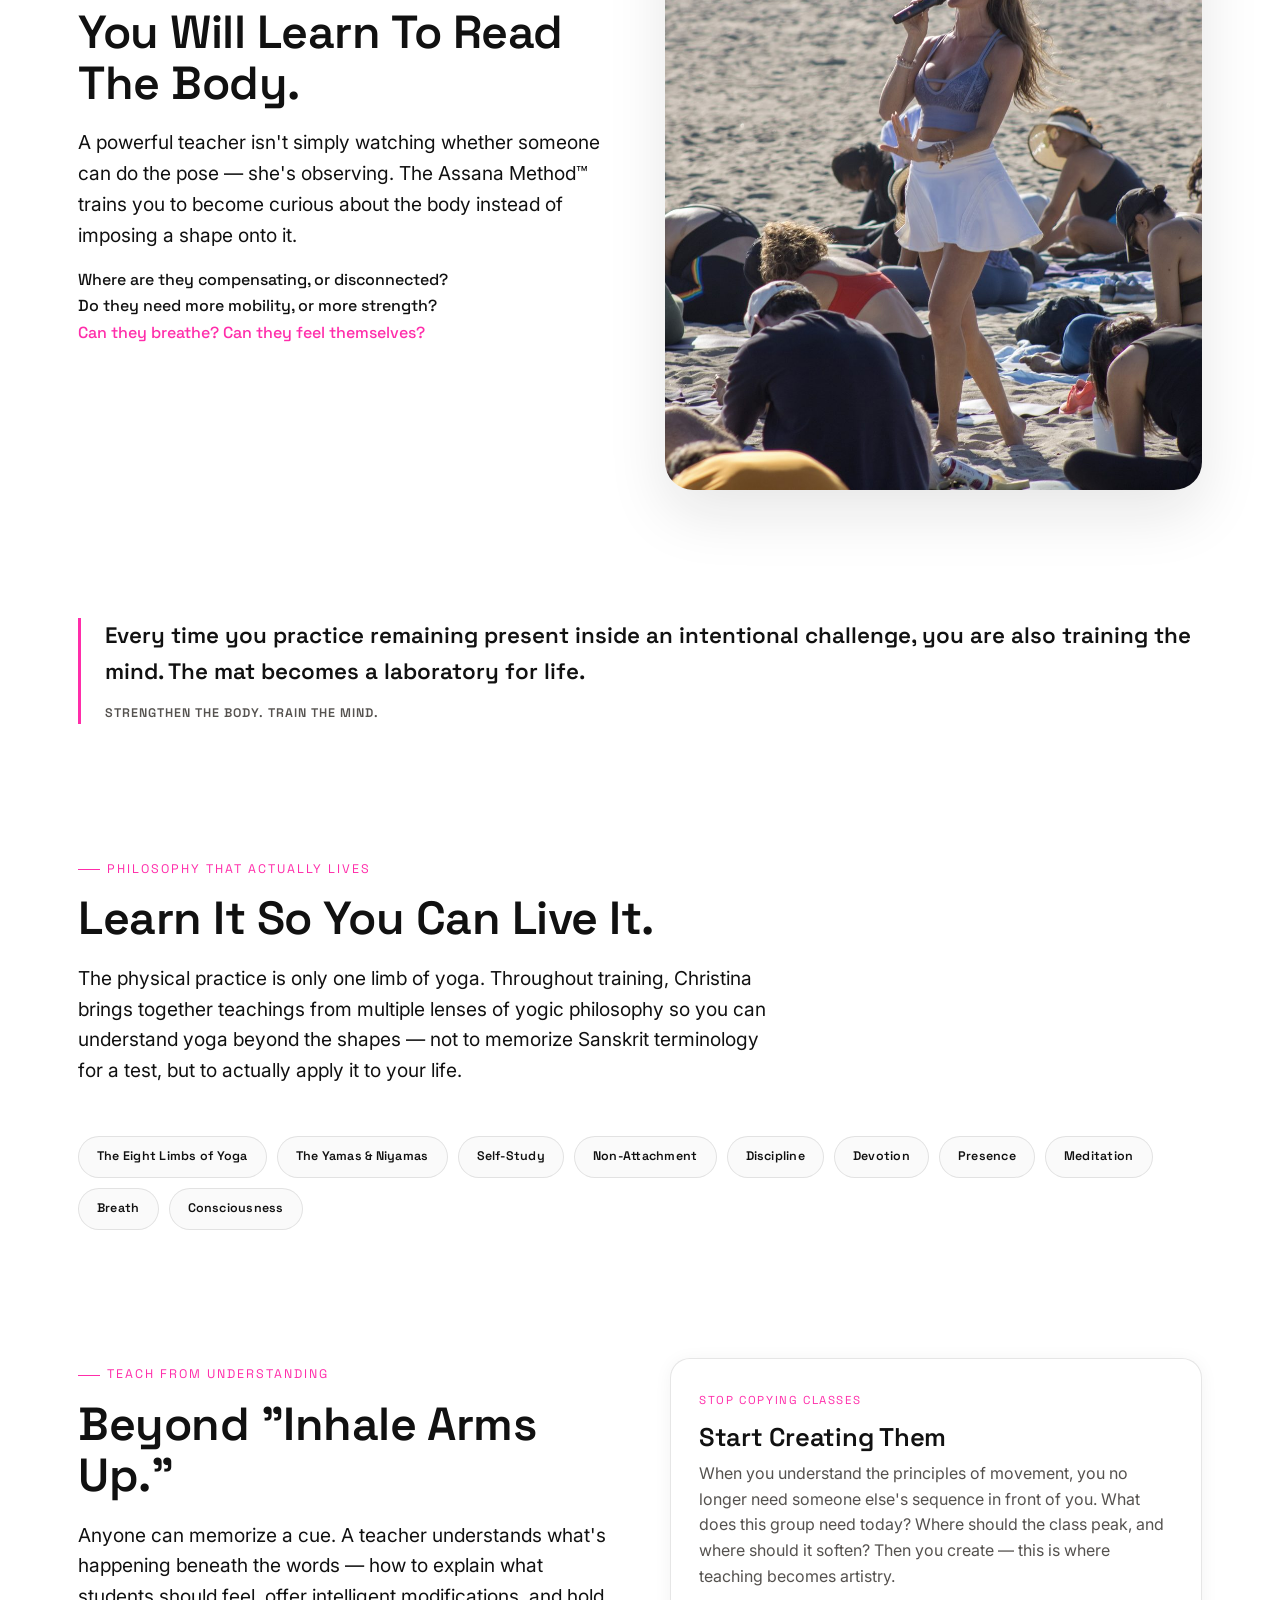
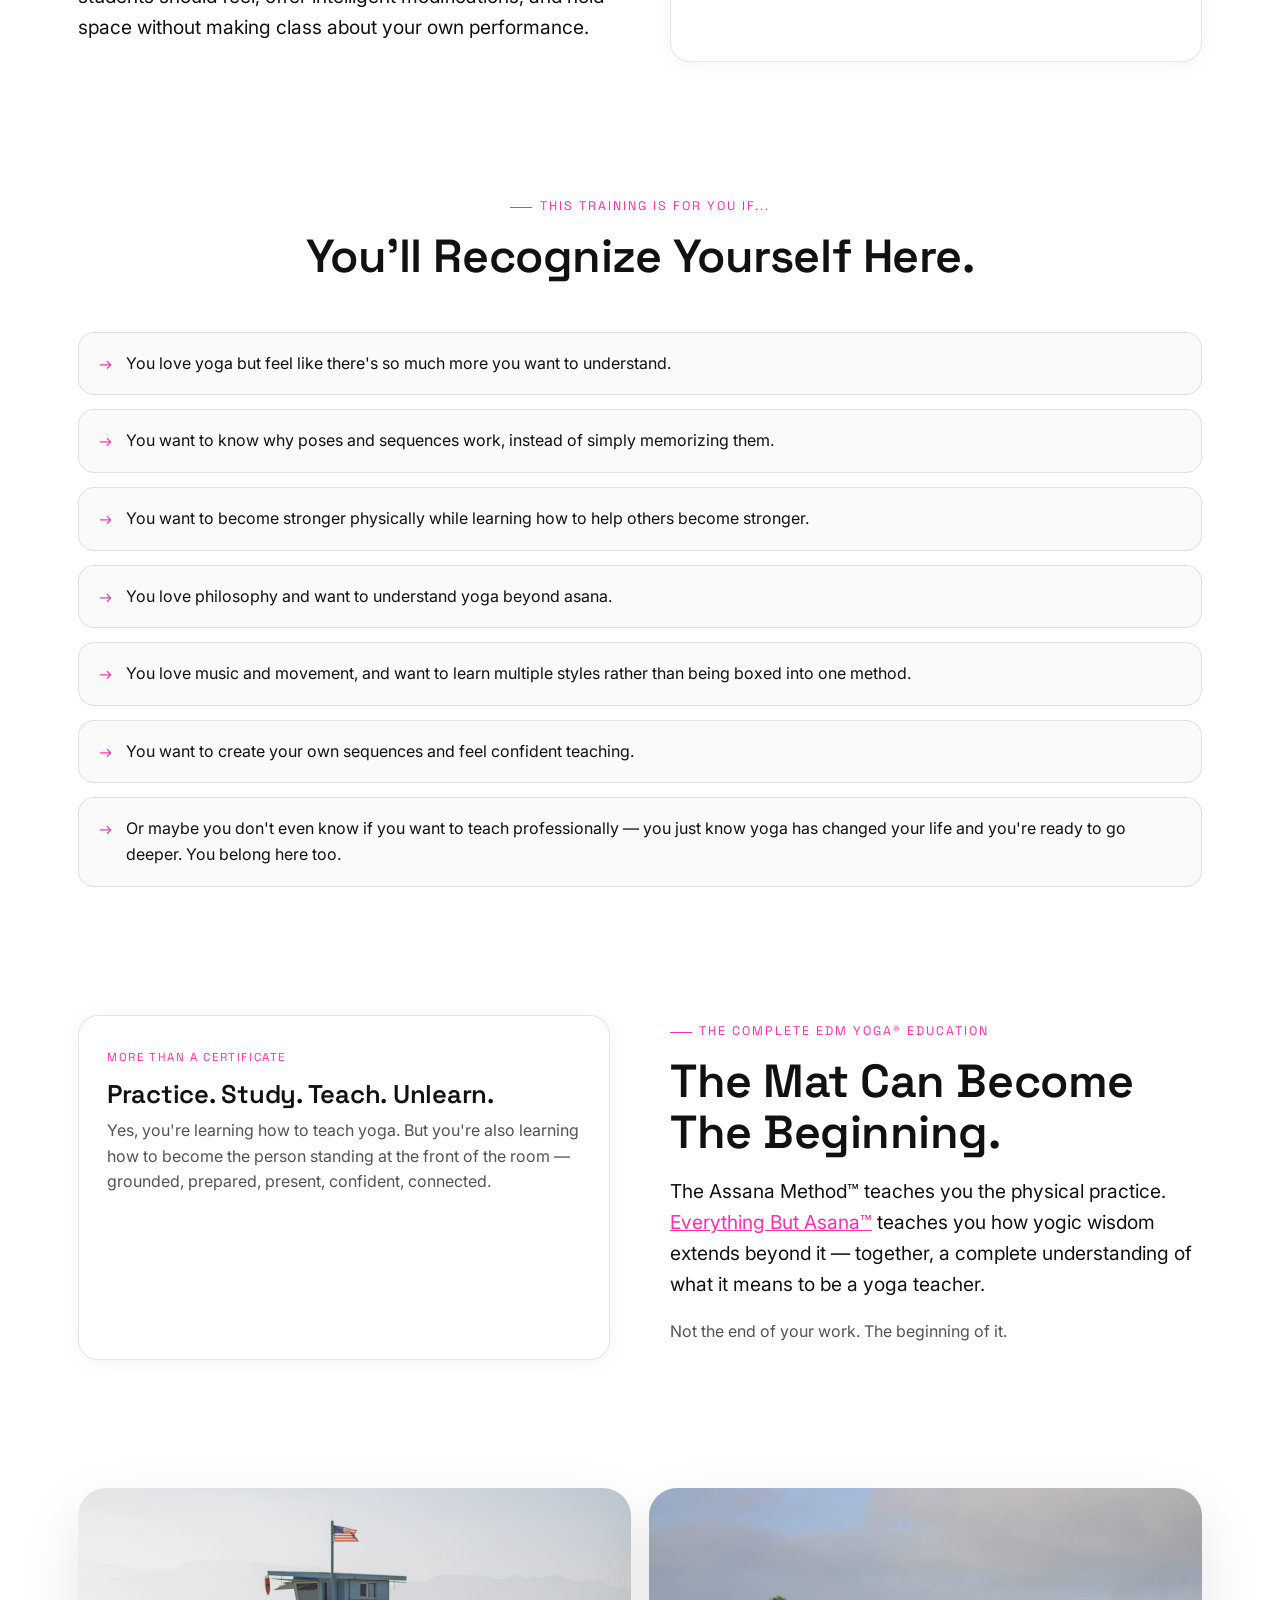
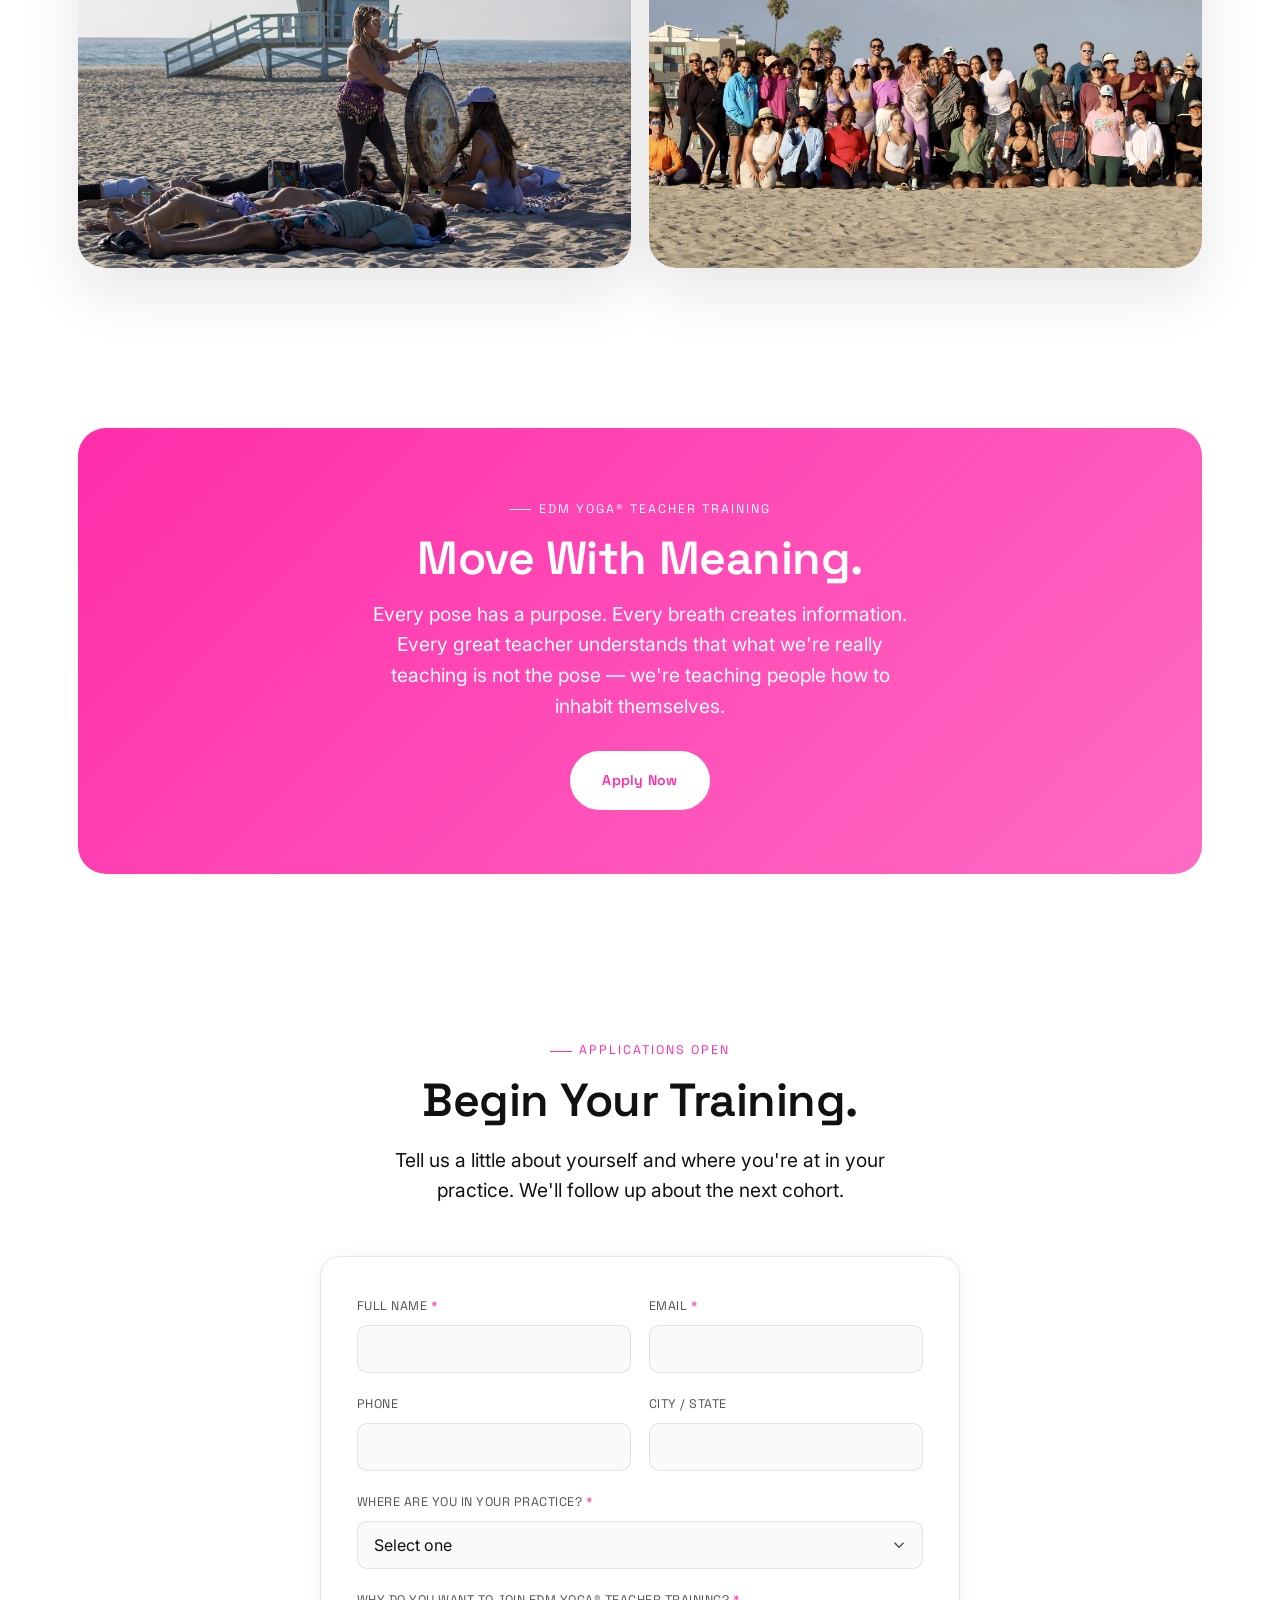
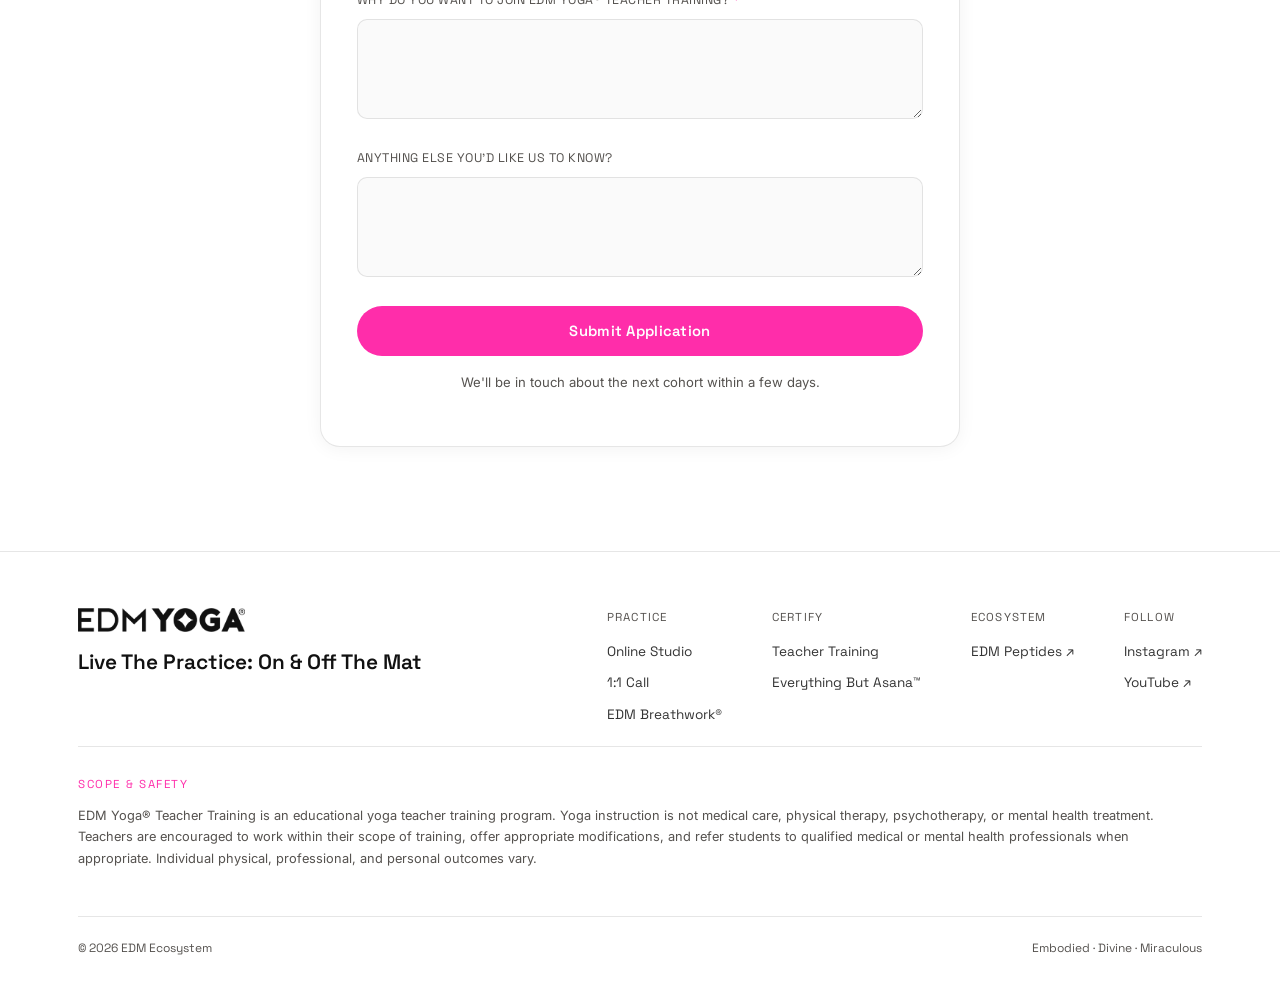
<file: teacher-training.html>
<!DOCTYPE html>
<html lang="en">
<head>
<meta charset="UTF-8">
<meta name="viewport" content="width=device-width, initial-scale=1.0">
<title>EDM Yoga® Teacher Training — The Assana Method™</title>
<meta name="description" content="EDM Yoga® Teacher Training, created by Christina Joy — the Assana Method™: alignment before action, strength before spectacle, meaning behind every movement.">
<link rel="stylesheet" href="style.css">
</head>
<body>

<header class="site-nav">
  <div class="nav-inner">
    <a href="index.html" class="brand"><img src="assets/edm-yoga-wordmark-black.png" alt="EDM Yoga" class="brand-logo"></a>
    <button class="nav-toggle" aria-label="Toggle menu">☰</button>
    <nav class="nav-links">
      <a href="index.html">Home</a>
      <a href="book-a-call.html">1:1 Call</a>
      <a href="online-studio.html">Online Studio</a>
      <a href="teacher-training.html" class="active">Teacher Training</a>
      <a href="everything-but-asana.html">Everything But Asana™</a>
      <a href="breathwork.html">EDM Breathwork®</a>
      <a href="retreat.html">Retreat</a>
      <a href="https://www.edmpeptides.com" class="ext">Peptides ↗</a>
    </nav>
  </div>
</header>

<section class="hero">
  <div class="wrap">
    <div class="photo-full tall" style="margin-bottom:40px;">
      <img src="assets/photos/beach-legs-up.jpg" alt="EDM Yoga class in session">
    </div>
    <div class="eyebrow" style="justify-content:center;">Yoga Teacher Training · The Assana Method™</div>
    <h1>Learn the Philosophy. <em style="font-style:normal;color:var(--gold);">Understand the Body.</em></h1>
    <p class="lead">This is not yoga choreography. This is not memorizing a sequence. EDM Yoga® Teacher Training is about understanding why you are doing what you are doing.</p>
    <div class="cta-row">
      <a href="#apply" class="btn">Join the Teacher Training</a>
      <a href="#method" class="btn ghost">See the Assana Method™</a>
    </div>
  </div>
</section>

<section class="tight">
  <div class="wrap">
    <div class="divider-breath"><span class="dot"></span><span class="rule"></span></div>
    <div class="split">
      <div>
        <div class="eyebrow">Created by Christina Joy</div>
        <h2>Why This Movement. Why This Breath. Why Now.</h2>
        <p class="lead">EDM Yoga® Teacher Training brings together years of study across yogic philosophy, movement, meditation, breathwork, dance, anatomy, and energetic awareness into one integrated methodology.</p>
      </div>
      <div class="card">
        <div class="tag">At the center</div>
        <h3>The Assana Method™</h3>
        <p class="lead" style="font-size:1.05rem;">Alignment before action. Strength before spectacle. Meaning behind every movement.</p>
        <p>And yes — Assana has two S's. Because we take the glutes very seriously.</p>
      </div>
    </div>
  </div>
</section>

<section class="tight">
  <div class="wrap">
    <div class="section-head">
      <div class="eyebrow">Yoga for the entire human</div>
      <h2>Body. Breath. Mind. Energy. Music.</h2>
      <p class="lead">The EDM Yoga® methodology looks at the human being as an interconnected system. Rather than forcing every student into one rigid style, you learn the principles underneath the practice so you can intelligently choose what the body actually needs.</p>
    </div>
    <div class="pill-list">
      <span class="pill">Hatha Yoga</span>
      <span class="pill">Vinyasa Flow</span>
      <span class="pill">Kundalini Yoga</span>
      <span class="pill">Yin Yoga</span>
      <span class="pill">Restorative Yoga</span>
      <span class="pill">Meditation</span>
      <span class="pill">Breathwork</span>
      <span class="pill">Dance & Musicality</span>
      <span class="pill">Functional Movement</span>
      <span class="pill">Structural Alignment</span>
      <span class="pill">Yogic Philosophy</span>
    </div>
  </div>
</section>

<section class="tight">
  <div class="wrap">
    <div class="split">
      <div>
        <div class="eyebrow">The foundational principle</div>
        <h2>Never Move Just to Move.</h2>
        <p class="lead">We never do something just because it looks like yoga. Every movement has meaning, every posture has a purpose, every transition affects the body.</p>
        <p>When you understand the answers, your teaching changes. You stop copying sequences — you start creating them.</p>
      </div>
      <div class="card">
        <p style="margin-bottom:8px;">What are we strengthening?</p>
        <p style="margin-bottom:8px;">What are we opening or stabilizing?</p>
        <p style="margin-bottom:8px;">Where is the body compensating?</p>
        <p style="margin-bottom:8px;">What is the intention of this posture?</p>
        <p style="margin-bottom:0;">How does the sequence feel as a complete experience?</p>
      </div>
    </div>
  </div>
</section>

<section class="tight" id="method">
  <div class="wrap">
    <div class="section-head center">
      <div class="eyebrow" style="justify-content:center;">The Assana Method™</div>
      <h2>Alignment Before Action.</h2>
      <p class="lead" style="max-width:640px;margin:0 auto;">Instead of simply telling a student to "go deeper," you learn to understand how the body is organized inside the posture — where mobility should occur, and where stability should remain.</p>
    </div>
    <div class="grid cols-3">
      <div class="card">
        <div class="tag">Foundation</div>
        <h3>Alignment</h3>
        <p>Understand the architecture of the posture before adding intensity, speed, or complexity.</p>
      </div>
      <div class="card">
        <div class="tag">Support</div>
        <h3>Activation</h3>
        <p>Learn what muscles should be participating so the body is supported rather than simply hanging into flexibility.</p>
      </div>
      <div class="card">
        <div class="tag">Purpose</div>
        <h3>Intention</h3>
        <p>Every movement has a reason — chosen for what we're trying to create physically, mentally, and energetically.</p>
      </div>
      <div class="card">
        <div class="tag">Arc</div>
        <h3>Sequencing</h3>
        <p>One movement prepares the body for the next. A great class has an arc. Nothing is random.</p>
      </div>
      <div class="card">
        <div class="tag">Feeling it</div>
        <h3>Embodiment</h3>
        <p>Students aren't simply following instructions — they're learning how to feel their own bodies.</p>
      </div>
      <div class="card">
        <div class="tag">Rhythm</div>
        <h3>Musicality</h3>
        <p>Movement can interact with music in a way that creates rhythm, presence, emotion, and joy.</p>
      </div>
    </div>
    <div class="card" style="margin-top:22px;">
      <div class="tag">Integration</div>
      <h3>Strength. Mobility. Stillness. Breath. Energy. Philosophy.</h3>
      <p style="margin:0;">Everything belongs in the practice.</p>
    </div>
  </div>
</section>

<section class="tight">
  <div class="wrap">
    <div class="banner" style="text-align:left; padding:44px 40px;">
      <div class="eyebrow">Strong glutes. Strong practice.</div>
      <h2 style="margin-bottom:14px;">Yoga Should Make the Body Stronger, Too.</h2>
      <p class="lead" style="margin-bottom:0;">The Assana Method™ places intentional emphasis on strengthening the glutes, hips, and posterior chain — we build strength around the joints, create stability through the hips, and activate before we stretch. And sometimes, we do a booty workout. Yoga can be sacred and still make your ass look incredible. Both things can be true.</p>
    </div>
  </div>
</section>

<section class="tight">
  <div class="wrap">
    <div class="star-divider"><span class="star"></span></div>
    <p class="statement">Every Movement Has Meaning.</p>
  </div>
</section>

<section class="tight">
  <div class="wrap">
    <div class="split">
      <div>
        <div class="eyebrow">Christina's dance background</div>
        <h2>Where Dance Meets Yoga.</h2>
        <p class="lead">Dance teaches you something traditional sequencing doesn't always emphasize: movement has rhythm. Transitions matter. Timing matters. The way one movement melts into another matters.</p>
        <p>Sequences can build, peak, release, soften, expand, and become still. The class becomes more than a collection of postures — it becomes a journey.</p>
      </div>
      <div class="card">
        <div class="tag">Yoga to the music</div>
        <h3>Music Supports the Yoga</h3>
        <p>Music creates rhythm. Rhythm creates repetition. Repetition creates pattern. Pattern creates an opportunity for the mind to become absorbed in the present moment.</p>
        <p style="margin:0;">Sometimes movement follows the beat. Sometimes breath follows the beat. And sometimes the most powerful moment is complete stillness. The music supports the yoga — the yoga never becomes choreography for the music.</p>
      </div>
    </div>
  </div>
</section>

<section class="tight">
  <div class="wrap">
    <div class="section-head">
      <div class="eyebrow">Many styles, one intelligent body</div>
      <h2>A Toolkit, Not a Formula.</h2>
    </div>
    <div class="grid cols-3">
      <div class="card">
        <div class="tag">Hatha</div>
        <h3>Intentional Holds</h3>
        <p>Build strength, awareness, and understanding. Learn how remaining inside a posture reveals alignment, compensation, breath, and the mind.</p>
      </div>
      <div class="card">
        <div class="tag">Vinyasa</div>
        <h3>Intelligent Transitions</h3>
        <p>Sequencing so flow feels natural rather than rushed — movement with rhythm, progression, and purpose.</p>
      </div>
      <div class="card">
        <div class="tag">Kundalini</div>
        <h3>Kriya & Mantra</h3>
        <p>Explore kriya, mantra, breath, repetition, meditation, and energetic practices that work beyond the muscular body.</p>
      </div>
      <div class="card">
        <div class="tag">Yin</div>
        <h3>Stillness & Time</h3>
        <p>How stillness, time, and sensation create an entirely different relationship with the body — active muscular stretching versus passive surrender.</p>
      </div>
      <div class="card">
        <div class="tag">Restorative</div>
        <h3>Doing Less, Intelligently</h3>
        <p>Learn when the most intelligent thing you can ask the body to do is less. Create conditions where students can soften, receive, and rest.</p>
      </div>
    </div>
  </div>
</section>

<section class="tight">
  <div class="wrap">
    <div class="split-photo">
      <div>
        <div class="eyebrow">Observation over instruction</div>
        <h2>You Will Learn to Read the Body.</h2>
        <p class="lead">A powerful teacher isn't simply watching whether someone can do the pose — she's observing. The Assana Method™ trains you to become curious about the body instead of imposing a shape onto it.</p>
        <div class="staccato" style="margin-top:16px;">
          <p style="font-size:1rem; font-weight:500;">Where are they compensating, or disconnected?</p>
          <p style="font-size:1rem; font-weight:500;">Do they need more mobility, or more strength?</p>
          <p style="font-size:1rem; font-weight:500;">Can they breathe? Can they feel themselves?</p>
        </div>
      </div>
      <div class="photo-full">
        <img src="assets/photos/beach-catcow.jpg" alt="Reading the body, cueing live">
      </div>
    </div>
  </div>
</section>

<section class="tight">
  <div class="wrap">
    <blockquote>
      Every time you practice remaining present inside an intentional challenge, you are also training the mind. The mat becomes a laboratory for life.
      <cite>Strengthen the Body. Train the Mind.</cite>
    </blockquote>
  </div>
</section>

<section class="tight">
  <div class="wrap">
    <div class="section-head">
      <div class="eyebrow">Philosophy that actually lives</div>
      <h2>Learn It So You Can Live It.</h2>
      <p class="lead">The physical practice is only one limb of yoga. Throughout training, Christina brings together teachings from multiple lenses of yogic philosophy so you can understand yoga beyond the shapes — not to memorize Sanskrit terminology for a test, but to actually apply it to your life.</p>
    </div>
    <div class="pill-list">
      <span class="pill">The Eight Limbs of Yoga</span>
      <span class="pill">The Yamas & Niyamas</span>
      <span class="pill">Self-Study</span>
      <span class="pill">Non-Attachment</span>
      <span class="pill">Discipline</span>
      <span class="pill">Devotion</span>
      <span class="pill">Presence</span>
      <span class="pill">Meditation</span>
      <span class="pill">Breath</span>
      <span class="pill">Consciousness</span>
    </div>
  </div>
</section>

<section class="tight">
  <div class="wrap">
    <div class="split">
      <div>
        <div class="eyebrow">Teach from understanding</div>
        <h2>Beyond "Inhale Arms Up."</h2>
        <p class="lead">Anyone can memorize a cue. A teacher understands what's happening beneath the words — how to explain what students should feel, offer intelligent modifications, and hold space without making class about your own performance.</p>
      </div>
      <div class="card">
        <div class="tag">Stop copying classes</div>
        <h3>Start Creating Them</h3>
        <p>When you understand the principles of movement, you no longer need someone else's sequence in front of you. What does this group need today? Where should the class peak, and where should it soften? Then you create — this is where teaching becomes artistry.</p>
      </div>
    </div>
  </div>
</section>

<section class="tight">
  <div class="wrap">
    <div class="section-head center">
      <div class="eyebrow" style="justify-content:center;">This training is for you if...</div>
      <h2>You'll Recognize Yourself Here.</h2>
    </div>
    <div class="qual-list">
      <div class="qual-item"><span class="mark">→</span><p>You love yoga but feel like there's so much more you want to understand.</p></div>
      <div class="qual-item"><span class="mark">→</span><p>You want to know why poses and sequences work, instead of simply memorizing them.</p></div>
      <div class="qual-item"><span class="mark">→</span><p>You want to become stronger physically while learning how to help others become stronger.</p></div>
      <div class="qual-item"><span class="mark">→</span><p>You love philosophy and want to understand yoga beyond asana.</p></div>
      <div class="qual-item"><span class="mark">→</span><p>You love music and movement, and want to learn multiple styles rather than being boxed into one method.</p></div>
      <div class="qual-item"><span class="mark">→</span><p>You want to create your own sequences and feel confident teaching.</p></div>
      <div class="qual-item"><span class="mark">→</span><p>Or maybe you don't even know if you want to teach professionally — you just know yoga has changed your life and you're ready to go deeper. You belong here too.</p></div>
    </div>
  </div>
</section>

<section class="tight">
  <div class="wrap">
    <div class="split">
      <div class="card">
        <div class="tag">More than a certificate</div>
        <h3>Practice. Study. Teach. Unlearn.</h3>
        <p>Yes, you're learning how to teach yoga. But you're also learning how to become the person standing at the front of the room — grounded, prepared, present, confident, connected.</p>
      </div>
      <div>
        <div class="eyebrow">The complete EDM Yoga® education</div>
        <h2>The Mat Can Become the Beginning.</h2>
        <p class="lead">The Assana Method™ teaches you the physical practice. <a href="everything-but-asana.html" style="color:var(--gold); text-decoration:underline;">Everything But Asana™</a> teaches you how yogic wisdom extends beyond it — together, a complete understanding of what it means to be a yoga teacher.</p>
        <p>Not the end of your work. The beginning of it.</p>
      </div>
    </div>
  </div>
</section>

<section class="tight">
  <div class="wrap">
    <div class="photo-grid cols-2">
      <div class="photo-full"><img src="assets/photos/beach-gong.jpg" alt="Sound and breath work at practice"></div>
      <div class="photo-full"><img src="assets/photos/beach-group-smiling.jpg" alt="The community after class"></div>
    </div>
  </div>
</section>

<section>
  <div class="wrap">
    <div class="banner">
      <div class="eyebrow" style="justify-content:center;">EDM Yoga® Teacher Training</div>
      <h2 style="margin-bottom:14px;">Move With Meaning.</h2>
      <p class="lead" style="max-width:560px;margin:0 auto 30px;">Every pose has a purpose. Every breath creates information. Every great teacher understands that what we're really teaching is not the pose — we're teaching people how to inhabit themselves.</p>
      <div class="cta-row">
        <a href="#apply" class="btn" style="background:#fff; color:var(--gold); border-color:#fff;">Apply Now</a>
      </div>
    </div>
  </div>
</section>

<section class="tight" id="apply">
  <div class="wrap">
    <div class="section-head center">
      <div class="eyebrow" style="justify-content:center;">Applications open</div>
      <h2>Begin Your Training.</h2>
      <p class="lead" style="max-width:560px;margin:0 auto;">Tell us a little about yourself and where you're at in your practice. We'll follow up about the next cohort.</p>
    </div>

    <form class="app-form" name="teacher-training-application" method="POST" data-netlify="true" netlify-honeypot="bot-field" action="/thank-you.html">
      <input type="hidden" name="form-name" value="teacher-training-application" />
      <p style="display:none;">
        <label>Don't fill this out if you're human: <input name="bot-field" /></label>
      </p>

      <div class="form-row-2">
        <div class="form-row">
          <label for="tt-name">Full Name <span class="req">*</span></label>
          <input type="text" id="tt-name" name="name" required>
        </div>
        <div class="form-row">
          <label for="tt-email">Email <span class="req">*</span></label>
          <input type="email" id="tt-email" name="email" required>
        </div>
      </div>

      <div class="form-row-2">
        <div class="form-row">
          <label for="tt-phone">Phone</label>
          <input type="tel" id="tt-phone" name="phone">
        </div>
        <div class="form-row">
          <label for="tt-location">City / State</label>
          <input type="text" id="tt-location" name="location">
        </div>
      </div>

      <div class="form-row">
        <label for="tt-experience">Where are you in your practice? <span class="req">*</span></label>
        <select id="tt-experience" name="experience" required>
          <option value="" disabled selected>Select one</option>
          <option value="New to yoga">New to yoga</option>
          <option value="Regular practitioner, 1-3 years">Regular practitioner, 1–3 years</option>
          <option value="Experienced practitioner, 3+ years">Experienced practitioner, 3+ years</option>
          <option value="Certified teacher elsewhere">Certified teacher elsewhere</option>
        </select>
      </div>

      <div class="form-row">
        <label for="tt-why">Why do you want to join EDM Yoga® Teacher Training? <span class="req">*</span></label>
        <textarea id="tt-why" name="why" required></textarea>
      </div>

      <div class="form-row">
        <label for="tt-more">Anything else you'd like us to know?</label>
        <textarea id="tt-more" name="additional"></textarea>
      </div>

      <button type="submit" class="form-submit">Submit Application</button>
      <p class="form-note">We'll be in touch about the next cohort within a few days.</p>
    </form>
  </div>
</section>

<footer>
  <div class="wrap">
    <div class="foot-inner">
      <div>
        <img src="assets/edm-yoga-wordmark-black.png" alt="EDM Yoga" class="brand-logo" style="margin-bottom:14px;">
        <p class="foot-tag">Live the Practice: On & Off the Mat</p>
      </div>
      <div class="foot-links">
        <div class="foot-col">
          <span class="h">Practice</span>
          <a href="online-studio.html">Online Studio</a>
          <a href="book-a-call.html">1:1 Call</a>
          <a href="breathwork.html">EDM Breathwork®</a>
        </div>
        <div class="foot-col">
          <span class="h">Certify</span>
          <a href="teacher-training.html">Teacher Training</a>
          <a href="everything-but-asana.html">Everything But Asana™</a>
        </div>
        <div class="foot-col">
          <span class="h">Ecosystem</span>
          <a href="https://www.edmpeptides.com">EDM Peptides ↗</a>
        </div>
        <div class="foot-col">
          <span class="h">Follow</span>
          <a href="https://www.instagram.com/christinajoy.us" target="_blank" rel="noopener">Instagram ↗</a>
          <a href="https://www.youtube.com/@edmyoga" target="_blank" rel="noopener">YouTube ↗</a>
        </div>
      </div>
    </div>

    <div class="fine-print">
      <span class="label">Scope & safety</span>
      EDM Yoga® Teacher Training is an educational yoga teacher training program. Yoga instruction is not medical care, physical therapy, psychotherapy, or mental health treatment. Teachers are encouraged to work within their scope of training, offer appropriate modifications, and refer students to qualified medical or mental health professionals when appropriate. Individual physical, professional, and personal outcomes vary.
    </div>

    <div class="foot-bottom">
      <span>© 2026 EDM Ecosystem</span>
      <span>Embodied · Divine · Miraculous</span>
    </div>
  </div>
</footer>

<script src="script.js"></script>
</body>
</html>
</file>
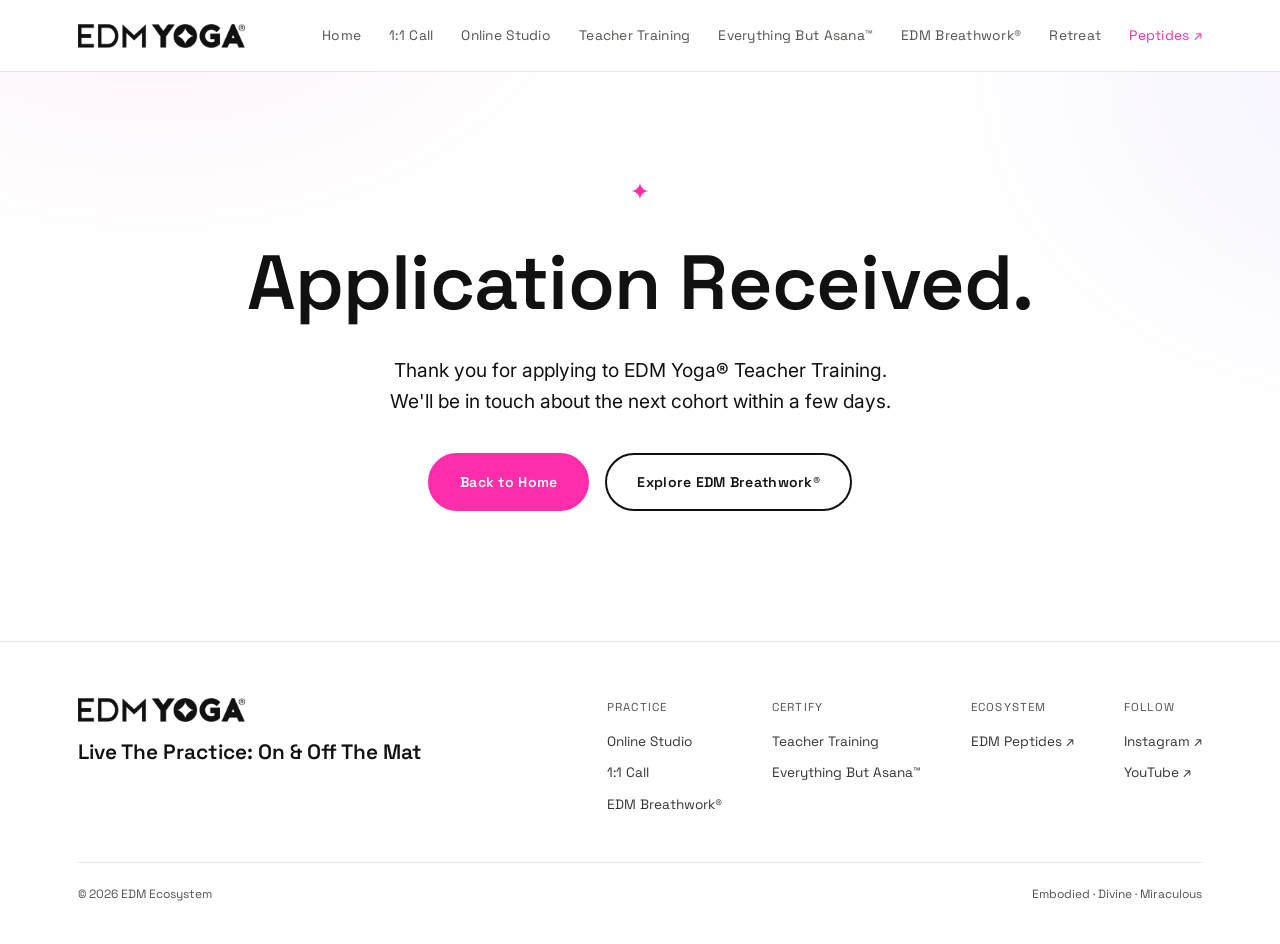
<file: thank-you.html>
<!DOCTYPE html>
<html lang="en">
<head>
<meta charset="UTF-8">
<meta name="viewport" content="width=device-width, initial-scale=1.0">
<title>Application Received — EDM Yoga® Teacher Training</title>
<meta name="description" content="Your EDM Yoga Teacher Training application has been received.">
<link rel="stylesheet" href="style.css">
</head>
<body>

<header class="site-nav">
  <div class="nav-inner">
    <a href="index.html" class="brand"><img src="assets/edm-yoga-wordmark-black.png" alt="EDM Yoga" class="brand-logo"></a>
    <button class="nav-toggle" aria-label="Toggle menu">☰</button>
    <nav class="nav-links">
      <a href="index.html">Home</a>
      <a href="book-a-call.html">1:1 Call</a>
      <a href="online-studio.html">Online Studio</a>
      <a href="teacher-training.html">Teacher Training</a>
      <a href="everything-but-asana.html">Everything But Asana™</a>
      <a href="breathwork.html">EDM Breathwork®</a>
      <a href="retreat.html">Retreat</a>
      <a href="https://www.edmpeptides.com" class="ext">Peptides ↗</a>
    </nav>
  </div>
</header>

<section class="hero">
  <div class="wrap">
    <div class="star-divider"><span class="star"></span></div>
    <h1>Application Received.</h1>
    <p class="lead" style="max-width:520px; margin-left:auto; margin-right:auto;">Thank you for applying to EDM Yoga® Teacher Training. We'll be in touch about the next cohort within a few days.</p>
    <div class="cta-row">
      <a href="index.html" class="btn">Back to Home</a>
      <a href="breathwork.html" class="btn ghost">Explore EDM Breathwork®</a>
    </div>
  </div>
</section>

<footer>
  <div class="wrap">
    <div class="foot-inner">
      <div>
        <img src="assets/edm-yoga-wordmark-black.png" alt="EDM Yoga" class="brand-logo" style="margin-bottom:14px;">
        <p class="foot-tag">Live the Practice: On & Off the Mat</p>
      </div>
      <div class="foot-links">
        <div class="foot-col">
          <span class="h">Practice</span>
          <a href="online-studio.html">Online Studio</a>
          <a href="book-a-call.html">1:1 Call</a>
          <a href="breathwork.html">EDM Breathwork®</a>
        </div>
        <div class="foot-col">
          <span class="h">Certify</span>
          <a href="teacher-training.html">Teacher Training</a>
          <a href="everything-but-asana.html">Everything But Asana™</a>
        </div>
        <div class="foot-col">
          <span class="h">Ecosystem</span>
          <a href="https://www.edmpeptides.com">EDM Peptides ↗</a>
        </div>
        <div class="foot-col">
          <span class="h">Follow</span>
          <a href="https://www.instagram.com/christinajoy.us" target="_blank" rel="noopener">Instagram ↗</a>
          <a href="https://www.youtube.com/@edmyoga" target="_blank" rel="noopener">YouTube ↗</a>
        </div>
      </div>
    </div>
    <div class="foot-bottom">
      <span>© 2026 EDM Ecosystem</span>
      <span>Embodied · Divine · Miraculous</span>
    </div>
  </div>
</footer>

<script src="script.js"></script>
</body>
</html>
</file>
<file: style.css>
/* ============================================================
   EDM UNIVERSE — shared stylesheet
   EDM Yoga® · EDM Breathwork® · Everything But Asana™

   Token system (per brand direction doc — bright, neon, festival x luxury wellness)
   -------------------------------------------------------------
   Color
     --ink        #FFFFFF  pure white        (primary background)
     --surface    #FFFFFF  white             (cards — separated by border + shadow)
     --surface-2  #FAFAFA  off-white         (hover / nested)
     --cream      #111111  near-black        (primary text)
     --cream-dim  #55524F  warm dark gray    (secondary text)
     --gold       #FF2DAA  hot pink          (the one accent color)
     --gold-2     #FF6BC4  soft pink         (gradient depth, never a second hue)

   Type
     display  "Space Grotesk"   — bold geometric sans, campaign-scale headlines
     mono     "Space Grotesk"   — same face, for labels / eyebrows / buttons
     body     "Inter"           — clean, light, spacious reading face

   Signature element: the Star — pulled out of the O in the EDM Yoga®
   and EDM Breathwork® logos. Recurs as a divider, a bullet, a hover
   accent — a visual shorthand for the whole ecosystem. Energy, light,
   source, activation, celebration, the spark inside us.

   Golden rule: white space dominates. One accent color — hot pink —
   kept clean and deliberate, never diluted with extras.
   ============================================================ */

@import url('https://fonts.googleapis.com/css2?family=Space+Grotesk:wght@400;500;600;700&family=Inter:wght@400;500;600&display=swap');

:root{
  --ink: #FFFFFF;
  --ink-rgb: 255,255,255;
  --surface: #FFFFFF;
  --surface-2: #FAFAFA;
  --cream: #111111;
  --cream-rgb: 17,17,17;
  --cream-dim: #55524F;
  --gold: #FF2DAA;
  --gold-2: #FF6BC4;
  --line: rgba(17,17,17,0.1);

  --display: "Space Grotesk", sans-serif;
  --mono: "Space Grotesk", sans-serif;
  --body: "Inter", sans-serif;

  --container: 1180px;
  --radius: 20px;
}

*{ box-sizing: border-box; }
html{ scroll-behavior: smooth; }

body{
  margin:0;
  background: var(--ink);
  color: var(--cream);
  font-family: var(--body);
  font-size: 16px;
  line-height: 1.6;
  -webkit-font-smoothing: antialiased;
}

/* strategic, low-opacity color moments — never a wash, just a glow */
body::before{
  content:"";
  position: fixed; inset:0;
  pointer-events:none;
  z-index: 0;
  background:
    radial-gradient(ellipse 800px 550px at 12% -8%, rgba(255,45,170,0.07), transparent 60%),
    radial-gradient(ellipse 800px 650px at 108% 8%, rgba(139,92,255,0.08), transparent 55%);
}

a{ color: inherit; text-decoration: none; }
img{ max-width:100%; display:block; }

h1,h2,h3,h4{
  font-family: var(--display);
  font-weight: 600;
  line-height: 1.1;
  margin: 0 0 0.4em;
  letter-spacing: -0.01em;
  text-transform: capitalize;
}
h1{ font-size: clamp(2.6rem, 6vw, 5rem); font-weight: 600; }
h2{ font-size: clamp(1.9rem, 4vw, 2.9rem); }
h3{ font-size: clamp(1.25rem, 2.2vw, 1.6rem); }

p{ margin: 0 0 1em; color: var(--cream-dim); }
p.lead{ font-size: 1.2rem; color: var(--cream); }

.eyebrow{
  font-family: var(--mono);
  font-size: 0.78rem;
  letter-spacing: 0.16em;
  text-transform: uppercase;
  color: var(--gold);
  display:inline-flex;
  align-items:center;
  gap: 0.6em;
  margin-bottom: 1.1em;
}
.eyebrow::before{
  content:"";
  width: 22px; height: 1px;
  background: var(--gold);
  display:inline-block;
}

.wrap{
  max-width: var(--container);
  margin: 0 auto;
  padding: 0 28px;
  position: relative;
  z-index: 1;
}

section{ padding: 96px 0; position:relative; z-index:1; }
section.tight{ padding: 64px 0; }

/* ---------- nav ---------- */
header.site-nav{
  position: sticky; top:0; z-index: 50;
  background: rgba(255,255,255,0.86);
  backdrop-filter: blur(10px);
  border-bottom: 1px solid var(--line);
}
.nav-inner{
  max-width: var(--container);
  margin: 0 auto;
  padding: 18px 28px;
  display:flex; align-items:center; justify-content:space-between;
  gap: 20px;
}
.brand{
  font-family: var(--mono);
  font-weight: 600;
  font-size: 1.05rem;
  letter-spacing: 0.02em;
  display:flex; align-items:center; gap:8px;
  white-space:nowrap;
}
.brand-logo{ height: 24px; width: auto; display:block; }
.hero-logo{ max-width: 380px; width: 80%; margin: 0 auto 44px; height:auto; }
.brand em{
  font-style: normal;
  font-family: var(--display);
  font-weight: 700;
  color: var(--gold);
  font-size: 1.05rem;
}
.nav-links{
  display:flex; align-items:center; gap: 28px;
  flex-wrap: wrap;
  font-family: var(--mono);
  font-size: 0.86rem;
  letter-spacing: 0.02em;
}
.nav-links a{
  color: var(--cream-dim);
  padding: 6px 0;
  border-bottom: 1px solid transparent;
  transition: color .2s, border-color .2s;
}
.nav-links a:hover, .nav-links a.active{ color: var(--cream); border-color: var(--gold); }
.nav-links a.ext{ color: var(--gold); }
.nav-links a.ext:hover{ border-color: var(--gold); }

@keyframes breathe{
  0%   { transform: scale(0.72); opacity: 0.15; }
  45%  { transform: scale(1);    opacity: 0.9; }
  55%  { transform: scale(1);    opacity: 0.9; }
  100% { transform: scale(0.72); opacity: 0.15; }
}

.divider-breath{
  display:flex; align-items:center; gap:18px;
  color: var(--cream-dim);
  font-family: var(--mono);
  font-size: 0.78rem;
  letter-spacing: 0.14em;
  text-transform: uppercase;
  margin: 0 0 40px;
}
.divider-breath .dot{
  width: 12px; height:12px;
  flex: none;
  background: var(--gold);
  -webkit-mask-image: url("data:image/svg+xml;utf8,<svg xmlns='http://www.w3.org/2000/svg' viewBox='0 0 24 24'><path d='M12 0 C12 6.5 6.5 12 0 12 C6.5 12 12 17.5 12 24 C12 17.5 17.5 12 24 12 C17.5 12 12 6.5 12 0 Z'/></svg>");
  mask-image: url("data:image/svg+xml;utf8,<svg xmlns='http://www.w3.org/2000/svg' viewBox='0 0 24 24'><path d='M12 0 C12 6.5 6.5 12 0 12 C6.5 12 12 17.5 12 24 C12 17.5 17.5 12 24 12 C17.5 12 12 6.5 12 0 Z'/></svg>");
  -webkit-mask-size: contain; mask-size: contain; -webkit-mask-repeat: no-repeat; mask-repeat: no-repeat;
  animation: spin-slow 10s linear infinite;
}
@media (prefers-reduced-motion: reduce){ .divider-breath .dot{ animation: none; } }
.divider-breath .rule{ flex:1; height:1px; background: var(--line); }

/* ---------- buttons ---------- */
.btn{
  display:inline-flex; align-items:center; gap:10px;
  font-family: var(--mono);
  font-weight: 600;
  font-size: 0.88rem;
  letter-spacing: 0.02em;
  padding: 16px 30px;
  border-radius: 999px;
  border: 2px solid var(--gold);
  color: #fff;
  background: var(--gold);
  transition: transform .18s ease, background .18s ease, color .18s ease, border-color .18s ease, box-shadow .18s ease;
}
.btn:hover{ transform: translateY(-2px); background: #E0179A; box-shadow: 0 10px 24px rgba(255,45,170,0.28); }
.btn.ghost{
  background: transparent;
  color: var(--cream);
  border-color: var(--cream);
}
.btn.ghost:hover{ border-color: var(--gold); color: var(--gold); background: rgba(255,45,170,0.06); box-shadow:none; }
.btn.orchid{ background: var(--gold); border-color: var(--gold); color: #fff; }
.btn.orchid:hover{ background: #E0179A; box-shadow: 0 10px 24px rgba(255,45,170,0.28); }

/* ---------- hero ---------- */
.hero{ padding: 110px 0 90px; text-align:center; }
.hero .breath-ring{ margin-bottom: 46px; }
.hero h1{ max-width: 920px; margin-left:auto; margin-right:auto; }
.hero .lead{ max-width: 620px; margin: 22px auto 36px; }
.hero .cta-row{ display:flex; gap:16px; justify-content:center; flex-wrap:wrap; }

/* ---------- pathway / card grid ---------- */
.grid{ display:grid; gap: 22px; }
.grid.cols-3{ grid-template-columns: repeat(3, 1fr); }
.grid.cols-2{ grid-template-columns: repeat(2, 1fr); }
@media (max-width: 900px){
  .grid.cols-3{ grid-template-columns: 1fr 1fr; }
}
@media (max-width: 640px){
  .grid.cols-3, .grid.cols-2{ grid-template-columns: 1fr; }
}

.card{
  background: var(--surface);
  border: 1.5px solid var(--line);
  border-radius: var(--radius);
  padding: 32px 28px;
  box-shadow: 0 2px 18px rgba(17,17,17,0.05);
  transition: transform .2s ease, border-color .2s ease, box-shadow .2s ease;
  display:flex; flex-direction:column; height:100%;
}
.card:hover{ transform: translateY(-4px); border-color: var(--gold); box-shadow: 0 14px 30px rgba(255,45,170,0.14); }
.card .tag{
  font-family: var(--mono); font-size: 0.72rem; letter-spacing: 0.14em;
  text-transform: uppercase; color: var(--gold); margin-bottom: 14px;
}
.card h3{ margin-bottom: 10px; }
.card p{ flex:1; }
.card .go{
  font-family: var(--mono); font-size: 0.82rem; color: var(--gold);
  margin-top: 10px; display:inline-flex; align-items:center; gap:8px;
}
.card:hover .go{ text-decoration: underline; }

/* ---------- philosophy / limbs ---------- */
.limbs{
  display:grid; grid-template-columns: repeat(4, 1fr); gap: 14px;
}
@media (max-width: 900px){ .limbs{ grid-template-columns: repeat(2,1fr); } }
@media (max-width: 520px){ .limbs{ grid-template-columns: 1fr; } }
.limb{
  border: 1.5px solid var(--line);
  border-radius: 14px;
  padding: 18px 18px;
  background: var(--surface-2);
}
.limb .num{ font-family: var(--mono); color: var(--gold); font-size: 0.78rem; }
.limb h4{ font-family: var(--body); font-weight:600; font-size: 1rem; margin: 6px 0 4px; color: var(--cream); }
.limb p{ font-size: 0.9rem; margin:0; }

/* ---------- panel / two-col ---------- */
.split{
  display:grid; grid-template-columns: 1fr 1fr; gap: 60px; align-items:center;
}
@media (max-width: 860px){ .split{ grid-template-columns: 1fr; gap: 32px; } }

.stat-row{ display:flex; gap: 40px; flex-wrap:wrap; margin-top: 20px; }
.stat .n{ font-family: var(--display); font-weight:700; font-size: 2.1rem; color: var(--gold); }
.stat .l{ font-family: var(--mono); font-size: 0.75rem; letter-spacing: 0.1em; text-transform:uppercase; color: var(--cream-dim); }

blockquote{
  font-family: var(--display);
  font-style: normal;
  font-weight: 600;
  font-size: 1.4rem;
  color: var(--cream);
  border-left: 3px solid var(--gold);
  padding-left: 24px;
  margin: 0;
  text-transform: none;
}
blockquote cite{
  display:block; margin-top: 14px;
  font-family: var(--mono); font-style:normal; font-size: 0.78rem;
  letter-spacing: 0.08em; text-transform:uppercase; color: var(--cream-dim);
}

/* ---------- panel banner — a color-flood moment, not a wash ---------- */
.banner{
  border-radius: 28px;
  padding: 64px 48px;
  text-align:center;
  background: linear-gradient(135deg, var(--gold), var(--gold-2));
  color: #fff;
}
.banner h2, .banner p, .banner .eyebrow, .banner p.lead{ color: #fff; }
.banner .eyebrow::before{ background:#fff; }
@media (max-width: 640px){ .banner{ padding: 44px 24px; } }

/* ---------- footer ---------- */
footer{
  border-top: 1px solid var(--line);
  padding: 56px 0 40px;
  margin-top: 40px;
}
.foot-inner{
  display:flex; justify-content:space-between; align-items:flex-start; gap:30px; flex-wrap:wrap;
}
.foot-tag{ font-family: var(--display); font-style: normal; font-weight: 600; font-size: 1.3rem; color: var(--cream); max-width: 360px; text-transform: capitalize; }
.foot-links{ display:flex; gap: 50px; flex-wrap:wrap; }
.foot-col{ display:flex; flex-direction:column; gap:10px; font-family: var(--mono); font-size: 0.85rem; }
.foot-col .h{ color: var(--cream-dim); text-transform:uppercase; letter-spacing:0.1em; font-size:0.72rem; margin-bottom:4px; }
.foot-col a{ color: var(--cream); opacity:0.85; }
.foot-col a:hover{ opacity:1; text-decoration:underline; }
.foot-bottom{
  margin-top: 46px; padding-top: 22px; border-top: 1px solid var(--line);
  font-family: var(--mono); font-size: 0.75rem; color: var(--cream-dim);
  display:flex; justify-content:space-between; flex-wrap:wrap; gap:10px;
}

/* ---------- mobile nav toggle ---------- */
.nav-toggle{
  display:none; background:none; border:none; color:var(--cream);
  font-size:1.4rem; line-height:1; cursor:pointer;
  /* 44px tap target without growing the header */
  min-width:44px; min-height:44px; padding: 11px; margin: -11px -11px -11px 0;
}
@media (max-width: 780px){
  .nav-toggle{ display:block; }

  /* NOTE: header.site-nav uses backdrop-filter, which makes it the containing
     block for fixed-position descendants. The panel is therefore positioned
     absolutely against the header itself — top:100% keeps it flush under the
     bar at whatever height the bar happens to be. */
  .nav-links{
    display:none;
    position:absolute; top:100%; left:0; right:0;
    flex-direction:column; flex-wrap:nowrap; align-items:stretch;
    gap:0;
    padding: 8px 0 max(8px, env(safe-area-inset-bottom));
    background: var(--ink);
    border-bottom: 1px solid var(--line);
    box-shadow: 0 18px 40px rgba(var(--cream-rgb), 0.10);
    max-height: calc(100dvh - 100%);
    overflow-y:auto; -webkit-overflow-scrolling: touch;
    overscroll-behavior: contain;
    font-size: 1rem;
  }
  .nav-links.open{ display:flex; }

  .nav-links a{
    display:flex; align-items:center;
    min-height: 52px;
    padding: 6px 28px;
    border-bottom: none;
    border-left: 3px solid transparent;
  }
  .nav-links a + a{ border-top: 1px solid var(--line); }
  .nav-links a:hover,
  .nav-links a.active{
    color: var(--cream);
    border-bottom: none;
    /* the desktop rule sets border-color as a shorthand (all four sides);
       keep the row divider neutral and let only the left bar go pink */
    border-top-color: var(--line);
    border-left-color: var(--gold);
    background: var(--surface-2);
  }
  .nav-links a.ext{ color: var(--gold); }
  .nav-links a.ext:hover{ border-left-color: var(--gold); }

  /* stop the page behind the panel from scrolling while it is open */
  body.nav-open{ overflow: hidden; }
}

/* ---------- section label pair (title + copy) ---------- */
.section-head{ max-width: 700px; margin-bottom: 50px; }
.section-head.center{ margin-left:auto; margin-right:auto; text-align:center; }

/* ---------- pill tags (influences, philosophy topics, etc.) ---------- */
.pill-list{ display:flex; flex-wrap:wrap; gap:10px; }
.pill{
  font-family: var(--mono); font-size: 0.78rem; font-weight:600; letter-spacing: 0.02em;
  padding: 10px 18px; border: 1.5px solid var(--line); border-radius: 999px;
  color: var(--cream); background: var(--surface-2);
}

/* ---------- staccato: short declarative lines, stacked ---------- */
.staccato p{
  font-family: var(--display); font-weight: 700; font-size: 1.15rem;
  color: var(--cream); margin: 0 0 6px; line-height: 1.3;
}
.staccato p:last-child{ margin-bottom:0; color: var(--gold); }

/* ---------- qualifier list ("this is for you if...") ---------- */
.qual-list{ display:flex; flex-direction:column; gap:14px; }
.qual-item{
  display:flex; gap:14px; align-items:flex-start;
  padding: 18px 20px; border: 1.5px solid var(--line); border-radius: 16px;
  background: var(--surface-2);
}
.qual-item .mark{ color: var(--gold); font-family: var(--mono); flex:none; }
.qual-item p{ margin:0; color: var(--cream); }

/* ---------- fine print / legal disclaimer ---------- */
.fine-print{
  border-top: 1px solid var(--line);
  padding-top: 28px; margin-top: 20px;
  font-size: 0.8rem; color: var(--cream-dim); line-height: 1.7;
}
.fine-print .label{
  font-family: var(--mono); font-size: 0.72rem; letter-spacing: 0.14em;
  text-transform: uppercase; color: var(--gold); display:block; margin-bottom: 10px;
}

/* ============================================================
   THE STAR — pulled from the O in the logo. Recurring motif:
   dividers, bullets, hover accents. Use sparingly — a signature,
   not glitter.
   ============================================================ */
.star{
  display:inline-block; width:1em; height:1em;
  background: currentColor;
  -webkit-mask-image: url("data:image/svg+xml;utf8,<svg xmlns='http://www.w3.org/2000/svg' viewBox='0 0 24 24'><path d='M12 0 C12 6.5 6.5 12 0 12 C6.5 12 12 17.5 12 24 C12 17.5 17.5 12 24 12 C17.5 12 12 6.5 12 0 Z'/></svg>");
  mask-image: url("data:image/svg+xml;utf8,<svg xmlns='http://www.w3.org/2000/svg' viewBox='0 0 24 24'><path d='M12 0 C12 6.5 6.5 12 0 12 C6.5 12 12 17.5 12 24 C12 17.5 17.5 12 24 12 C17.5 12 12 6.5 12 0 Z'/></svg>");
  -webkit-mask-size: contain; mask-size: contain;
  -webkit-mask-repeat: no-repeat; mask-repeat: no-repeat;
}
.star-divider{
  display:flex; align-items:center; justify-content:center; gap: 14px;
  margin: 0 0 40px; color: var(--gold);
}
.star-divider .star{ width: 18px; height: 18px; animation: spin-slow 12s linear infinite; }
.star-divider .rule{ width: 60px; height: 1px; background: var(--line); }
@keyframes spin-slow{ to{ transform: rotate(360deg); } }
@media (prefers-reduced-motion: reduce){ .star-divider .star{ animation: none; } }

.star-sep{ display:inline-block; width:0.55em; height:0.55em; margin: 0 0.3em; vertical-align: 0.05em; color: var(--gold); }

/* ---------- color flood — a visual exclamation point, used sparingly ---------- */
.flood{
  border-radius: 28px;
  padding: 72px 40px;
  text-align:center;
  color: #fff;
}
.flood h2, .flood p{ color:#fff; }
.flood.pink{ background: var(--gold); }

.flood h2{ font-size: clamp(2.2rem, 5vw, 3.4rem); margin-bottom:0; }

/* ---------- oversized statement — campaign-scale quote ---------- */
.statement{
  font-family: var(--display); font-weight: 700;
  font-size: clamp(2.4rem, 6vw, 4.6rem);
  line-height: 1.05; text-align:center;
  max-width: 980px; margin: 0 auto;
  text-transform: capitalize;
}

/* ============================================================
   PHOTOGRAPHY — the biggest visual driver per brand direction.
   Bright, saturated, candid. Rounded frames, occasional oversized
   crop. Never more than one strong photo moment per section.
   ============================================================ */

/* full-bleed / large single photo, contained by the page grid */
.photo-full{
  border-radius: 28px;
  overflow: hidden;
  box-shadow: 0 24px 60px rgba(17,17,17,0.1);
}
.photo-full img{
  width: 100%; height: 100%;
  display:block; object-fit: cover; object-position: center;
}
.photo-full.tall img{ aspect-ratio: 16/10; }
.photo-full.square img{ aspect-ratio: 4/5; }
.photo-full.wide img{ aspect-ratio: 21/9; }

.photo-caption{
  font-family: var(--mono); font-size: 0.75rem; letter-spacing: 0.04em;
  color: var(--cream-dim); margin-top: 12px;
}

/* split layout with a framed photo on one side */
.split-photo{
  display:grid; grid-template-columns: 1fr 1fr; gap: 50px; align-items:center;
}
@media (max-width: 860px){ .split-photo{ grid-template-columns: 1fr; gap: 26px; } }
.split-photo .photo-full img{ aspect-ratio: 4/5; }
.split-photo.reverse{ direction: rtl; }
.split-photo.reverse > *{ direction: ltr; }

/* mosaic grid of photos — the "gallery" moment */
.photo-grid{ display:grid; gap: 18px; }
.photo-grid.cols-3{ grid-template-columns: repeat(3, 1fr); }
.photo-grid.cols-2{ grid-template-columns: repeat(2, 1fr); }
@media (max-width: 780px){
  .photo-grid.cols-3{ grid-template-columns: 1fr 1fr; }
}
@media (max-width: 560px){
  .photo-grid.cols-3, .photo-grid.cols-2{ grid-template-columns: 1fr; }
}
.photo-grid .photo-full img{ aspect-ratio: 4/5; }
.photo-grid.cols-2 .photo-full img{ aspect-ratio: 16/11; }

/* photo at the top of a card — image + content stacked */
.card.with-photo{ padding: 0; overflow:hidden; }
.card.with-photo img{
  width:100%; aspect-ratio: 4/3; object-fit:cover; display:block;
}
.card.with-photo .card-body{ padding: 26px 26px 28px; }

/* ============================================================
   FORMS — application / sign-up forms, matching the card system
   ============================================================ */
.app-form{
  max-width: 640px; margin: 0 auto;
  background: var(--surface);
  border: 1.5px solid var(--line);
  border-radius: var(--radius);
  padding: 40px 36px;
  box-shadow: 0 2px 18px rgba(17,17,17,0.05);
}
.form-row{ margin-bottom: 22px; }
.form-row label{
  display:block; font-family: var(--mono); font-size: 0.78rem;
  letter-spacing: 0.04em; text-transform: uppercase; color: var(--cream-dim);
  margin-bottom: 8px;
}
.form-row .req{ color: var(--gold); }
.form-row input[type="text"],
.form-row input[type="email"],
.form-row input[type="tel"],
.form-row select,
.form-row textarea{
  width: 100%;
  font-family: var(--body); font-size: 1rem; color: var(--cream);
  background: var(--surface-2);
  border: 1.5px solid var(--line);
  border-radius: 10px;
  padding: 13px 16px;
  transition: border-color .18s ease;
}
.form-row input:focus,
.form-row select:focus,
.form-row textarea:focus{
  outline: none; border-color: var(--gold);
}
.form-row textarea{ resize: vertical; min-height: 100px; font-family: var(--body); }
.form-row select{ appearance: none; -webkit-appearance:none;
  background-image: url("data:image/svg+xml;utf8,<svg xmlns='http://www.w3.org/2000/svg' viewBox='0 0 24 24' fill='none' stroke='%2355524F' stroke-width='2'><path d='M6 9l6 6 6-6'/></svg>");
  background-repeat:no-repeat; background-position: right 14px center; background-size: 18px;
}
.form-row-2{ display:grid; grid-template-columns: 1fr 1fr; gap: 18px; }
@media (max-width: 560px){ .form-row-2{ grid-template-columns: 1fr; } }
.form-submit{
  width: 100%; border: none; cursor: pointer;
  font-family: var(--mono); font-weight: 600; font-size: 0.92rem;
  letter-spacing: 0.02em; color: #fff; background: var(--gold);
  border-radius: 999px; padding: 16px 30px;
  transition: transform .18s ease, background .18s ease, box-shadow .18s ease;
}
.form-submit:hover{ transform: translateY(-2px); background: #E0179A; box-shadow: 0 10px 24px rgba(255,45,170,0.28); }
.form-note{
  text-align:center; font-size: 0.82rem; color: var(--cream-dim); margin-top: 16px;
}

/* ---------- hero video — same framing as .photo-full.tall ---------- */
.hero-video{
  border-radius: 28px;
  overflow: hidden;
  box-shadow: 0 24px 60px rgba(17,17,17,0.1);
  aspect-ratio: 16/10;
}
.hero-video video{
  width: 100%; height: 100%;
  display: block; object-fit: cover; object-position: center;
}

/* ---------- video sound toggle ---------- */
.hero-video{ position: relative; }
.sound-toggle{
  position: absolute; bottom: 18px; right: 18px; z-index: 2;
  width: 46px; height: 46px; border-radius: 50%;
  background: rgba(17,17,17,0.55); backdrop-filter: blur(6px);
  border: 1.5px solid rgba(255,255,255,0.4);
  color: #fff; display:flex; align-items:center; justify-content:center;
  cursor: pointer; transition: background .18s ease, transform .18s ease;
}
.sound-toggle:hover{ background: rgba(17,17,17,0.75); transform: scale(1.06); }
.sound-toggle svg{ width: 20px; height: 20px; }

/* ============================================================
   RETREAT TIMELINE — day-by-day itinerary component
   ============================================================ */
.day-block{ margin-bottom: 64px; }
.day-block:last-child{ margin-bottom: 0; }
.day-label{
  display:inline-flex; align-items:center; gap:12px;
  font-family: var(--mono); font-size: 0.78rem; letter-spacing: 0.12em;
  text-transform: uppercase; color: #fff; background: var(--gold);
  padding: 8px 18px; border-radius: 999px; margin-bottom: 10px;
}
.day-block h2{ margin-bottom: 6px; }
.day-sub{ color: var(--cream-dim); margin-bottom: 34px; font-size: 1.05rem; }

.timeline{ display:flex; flex-direction:column; gap:0; }
.timeline-item{
  display:grid; grid-template-columns: 130px 1fr; gap: 24px;
  padding: 22px 0; border-top: 1px solid var(--line);
}
.timeline-item:last-child{ border-bottom: 1px solid var(--line); }
@media (max-width: 640px){
  .timeline-item{ grid-template-columns: 1fr; gap: 6px; }
}
.timeline-time{
  font-family: var(--mono); font-size: 0.82rem; font-weight: 600;
  color: var(--gold); letter-spacing: 0.02em; padding-top: 2px;
}
.timeline-content h4{
  font-family: var(--display); font-weight: 600; font-size: 1.15rem;
  color: var(--cream); margin: 0 0 6px;
}
.timeline-content .place{
  font-family: var(--mono); font-size: 0.76rem; letter-spacing: 0.06em;
  text-transform: uppercase; color: var(--cream-dim); margin-bottom: 8px; display:block;
}
.timeline-content p{ margin: 0; }

.pack-list{
  background: var(--surface-2); border: 1.5px solid var(--line);
  border-radius: 16px; padding: 26px 28px; margin-top: 30px;
}
.pack-list .tag{
  font-family: var(--mono); font-size: 0.72rem; letter-spacing: 0.1em;
  text-transform: uppercase; color: var(--gold); margin-bottom: 12px; display:block;
}
.pack-list ul{ margin: 10px 0 0; padding-left: 20px; }
.pack-list li{ margin-bottom: 6px; color: var(--cream); }

/* ---------- speech bubble callout ---------- */
.speech-bubble{
  background: var(--gold); color: #fff;
  border-radius: 28px; padding: 44px 40px;
  max-width: 680px; margin: 0 auto; text-align: center;
  position: relative;
}
.speech-bubble:after{
  content: "";
  position: absolute; left: 50%; bottom: -22px; transform: translateX(-50%);
  width: 0; height: 0;
  border-left: 16px solid transparent;
  border-right: 16px solid transparent;
  border-top: 22px solid var(--gold);
}
.speech-bubble .eyebrow{ color: #fff; justify-content: center; }
.speech-bubble .eyebrow::before{ background: #fff; }
.speech-bubble h3{ color: #fff; font-size: 1.7rem; margin-bottom: 10px; }
.speech-bubble p{ color: rgba(255,255,255,0.92); }
</file>
